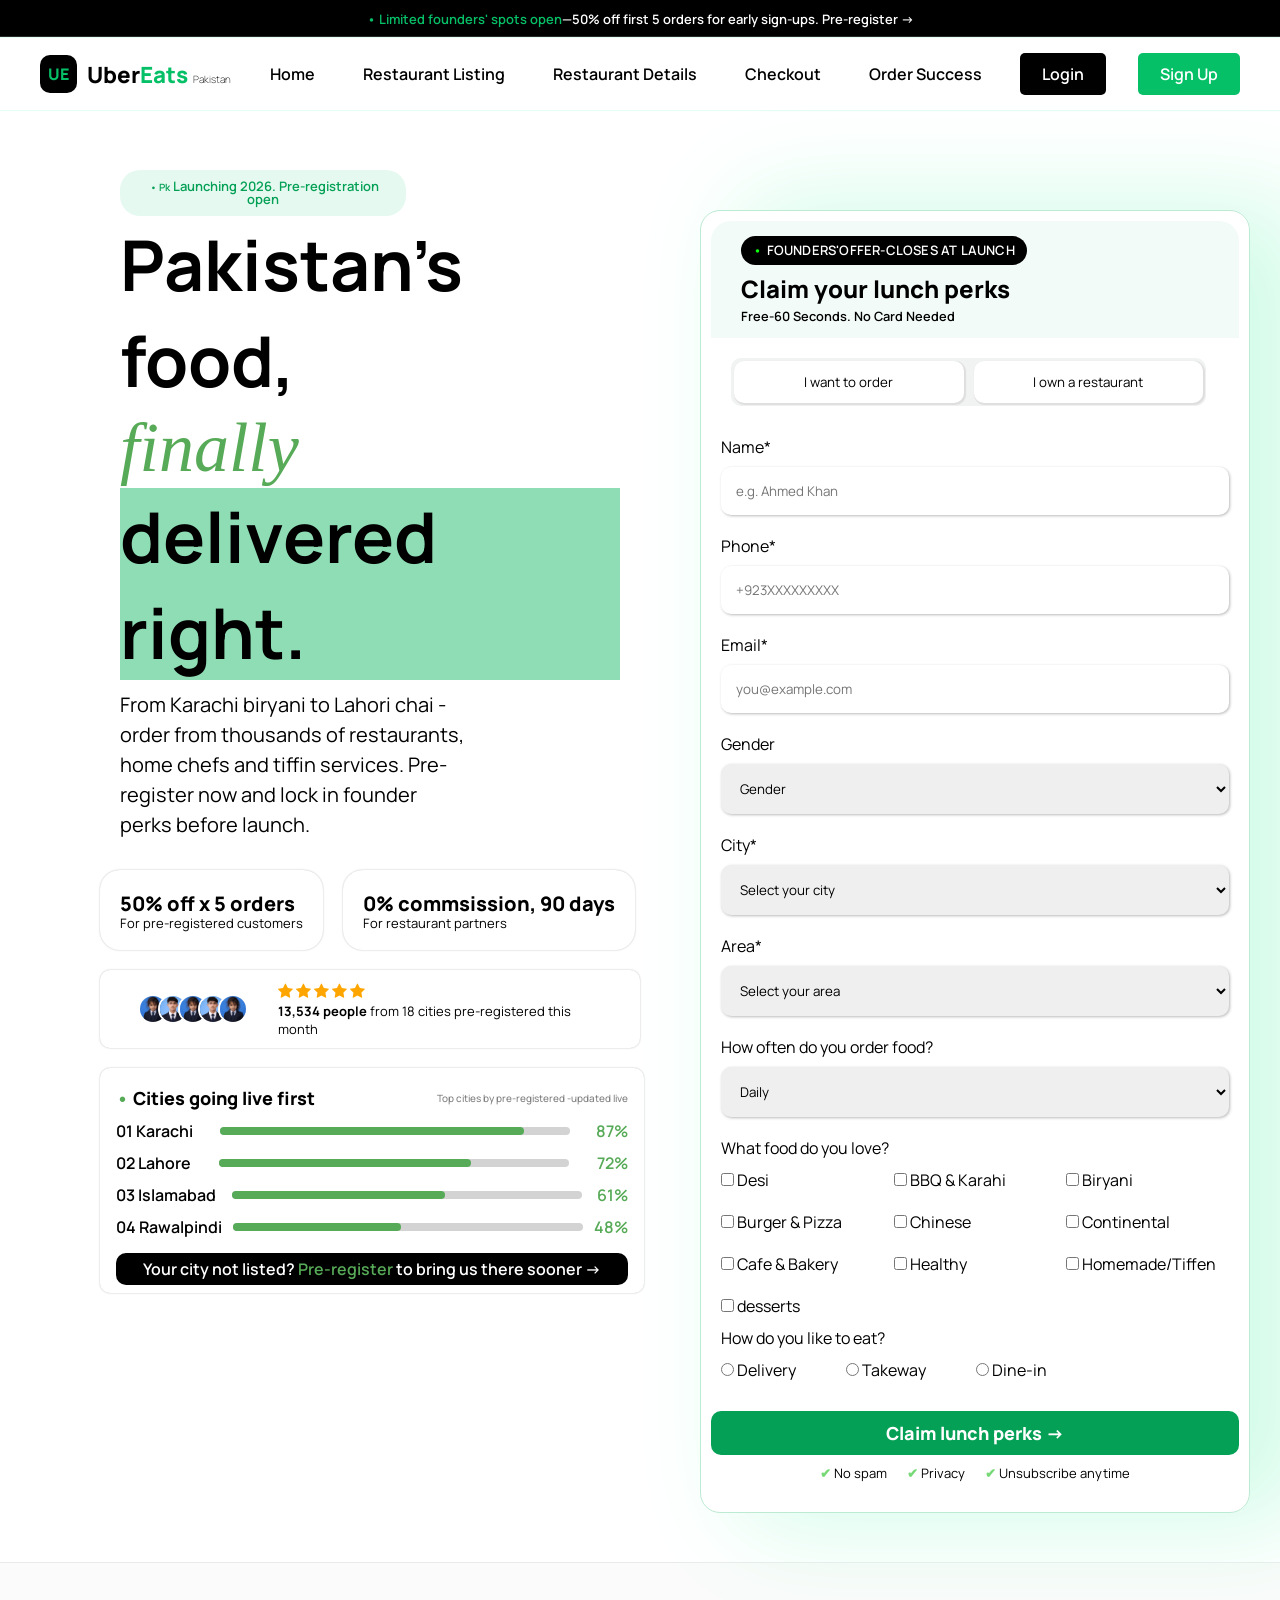
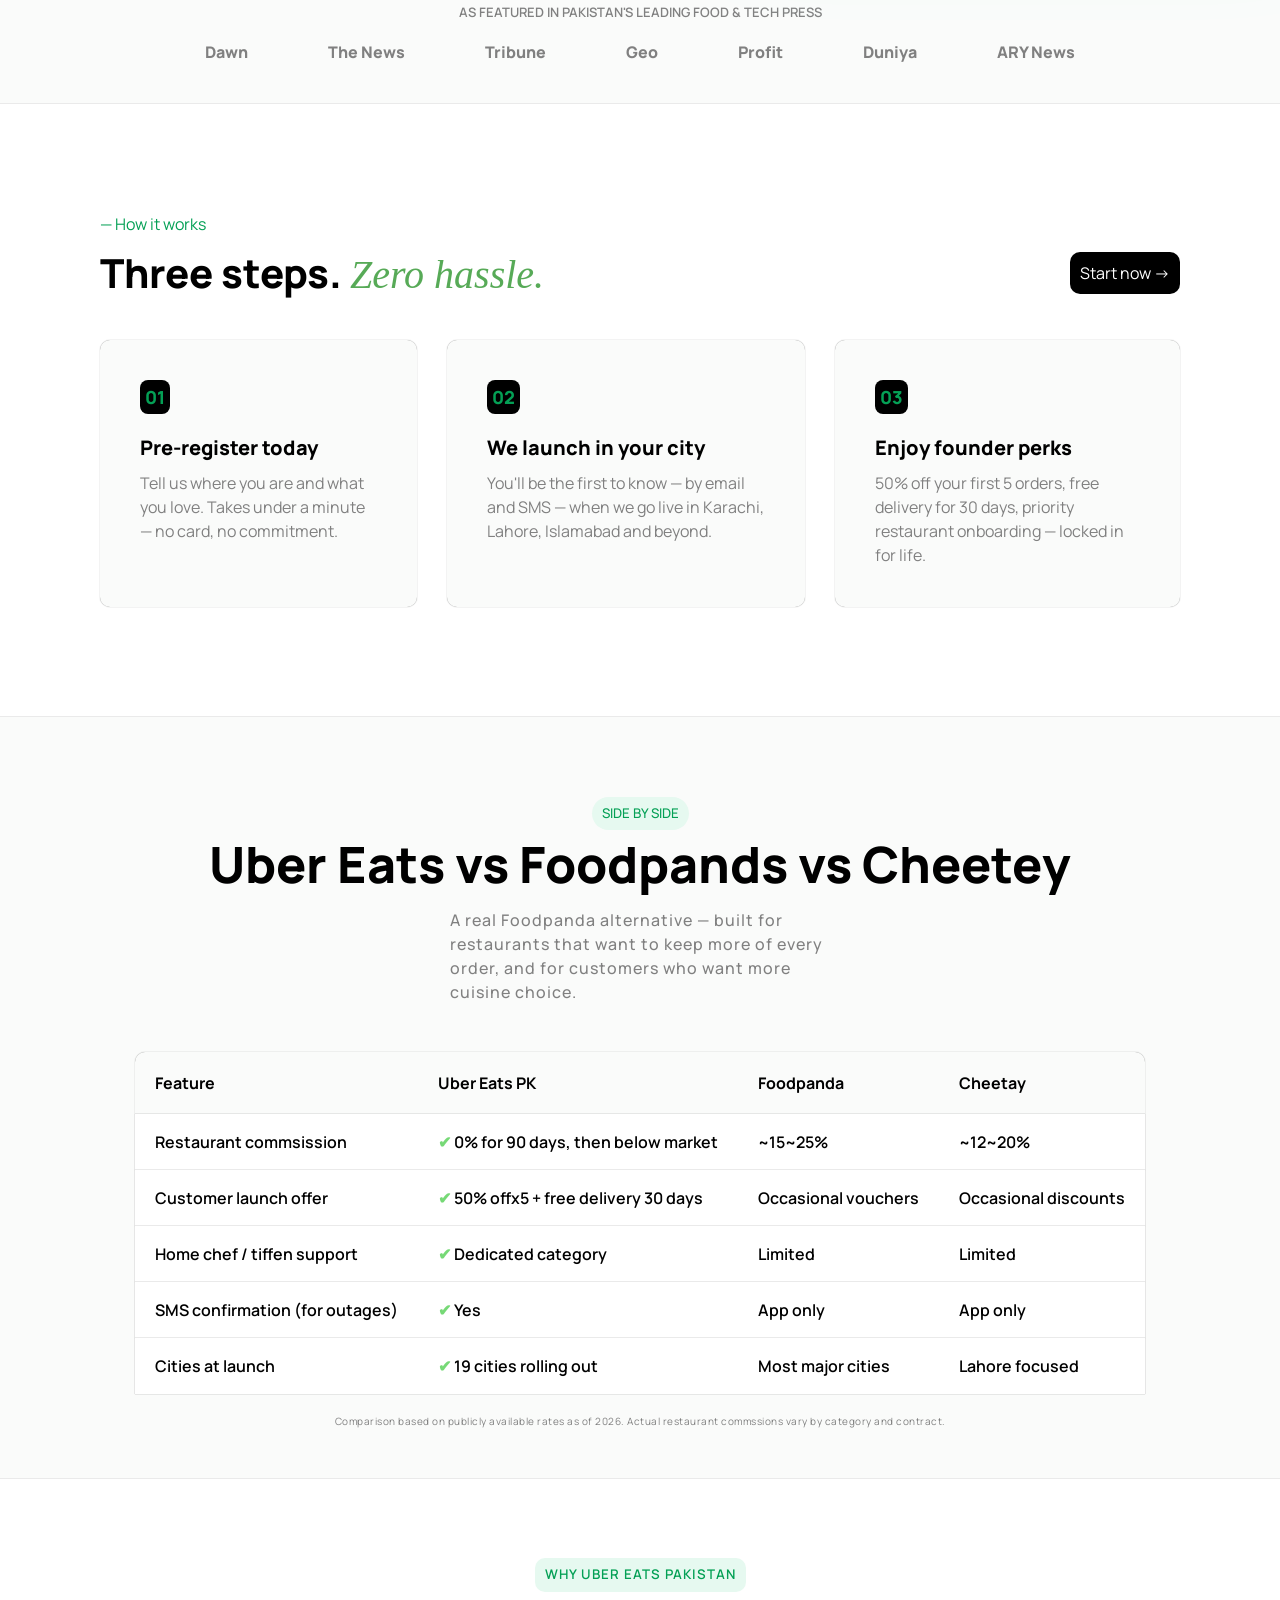
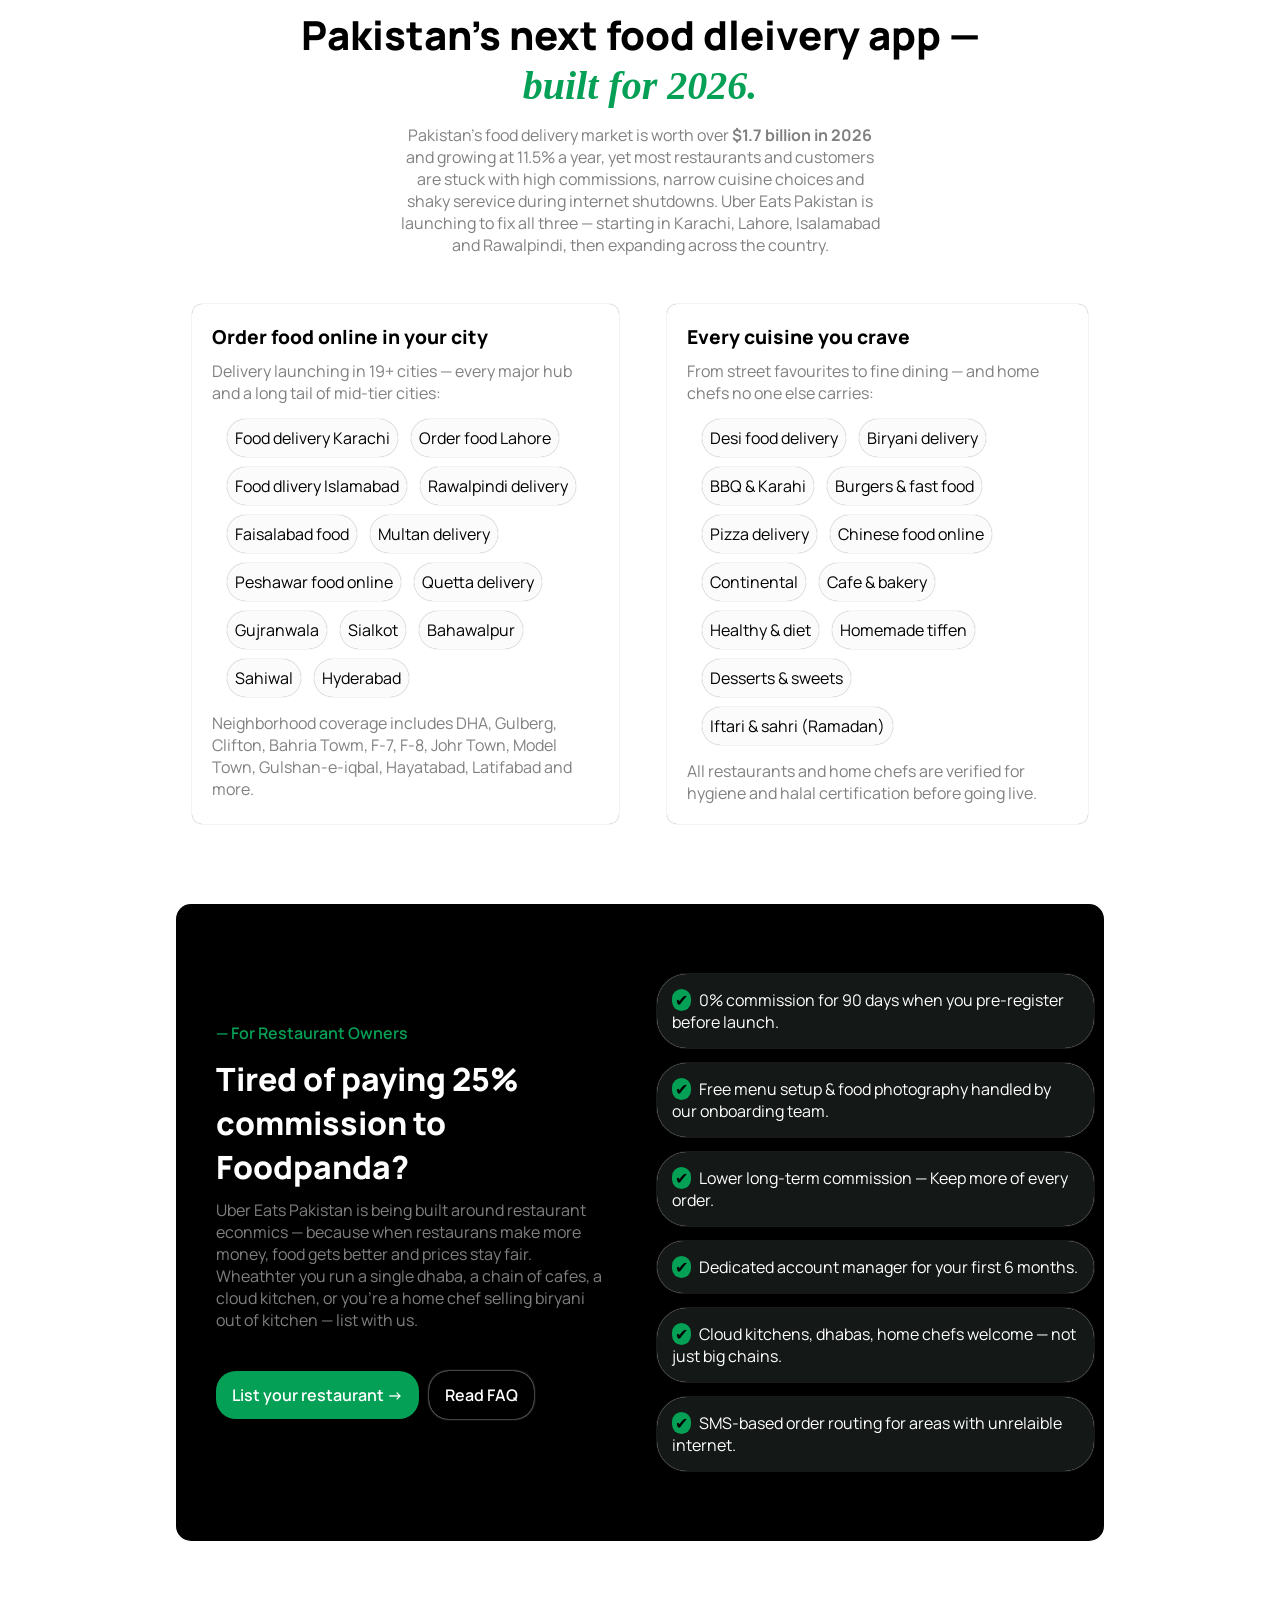
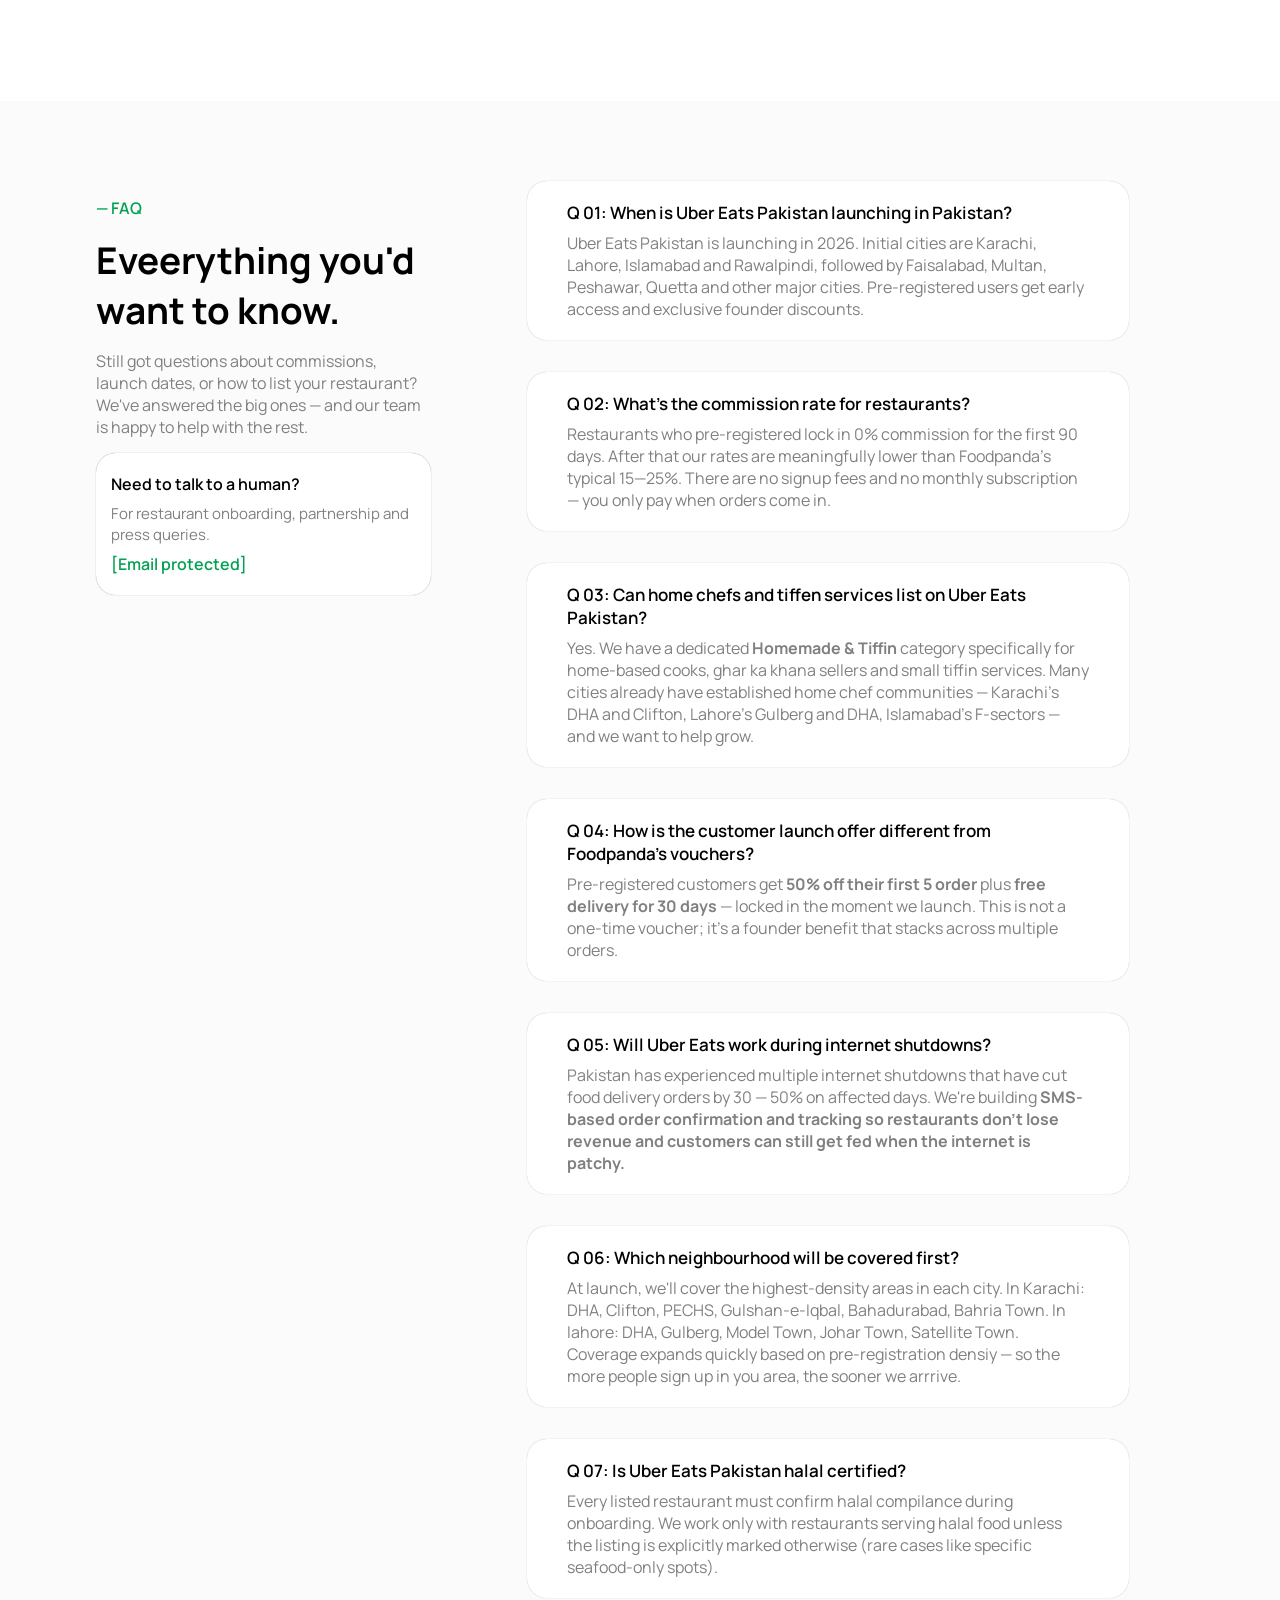
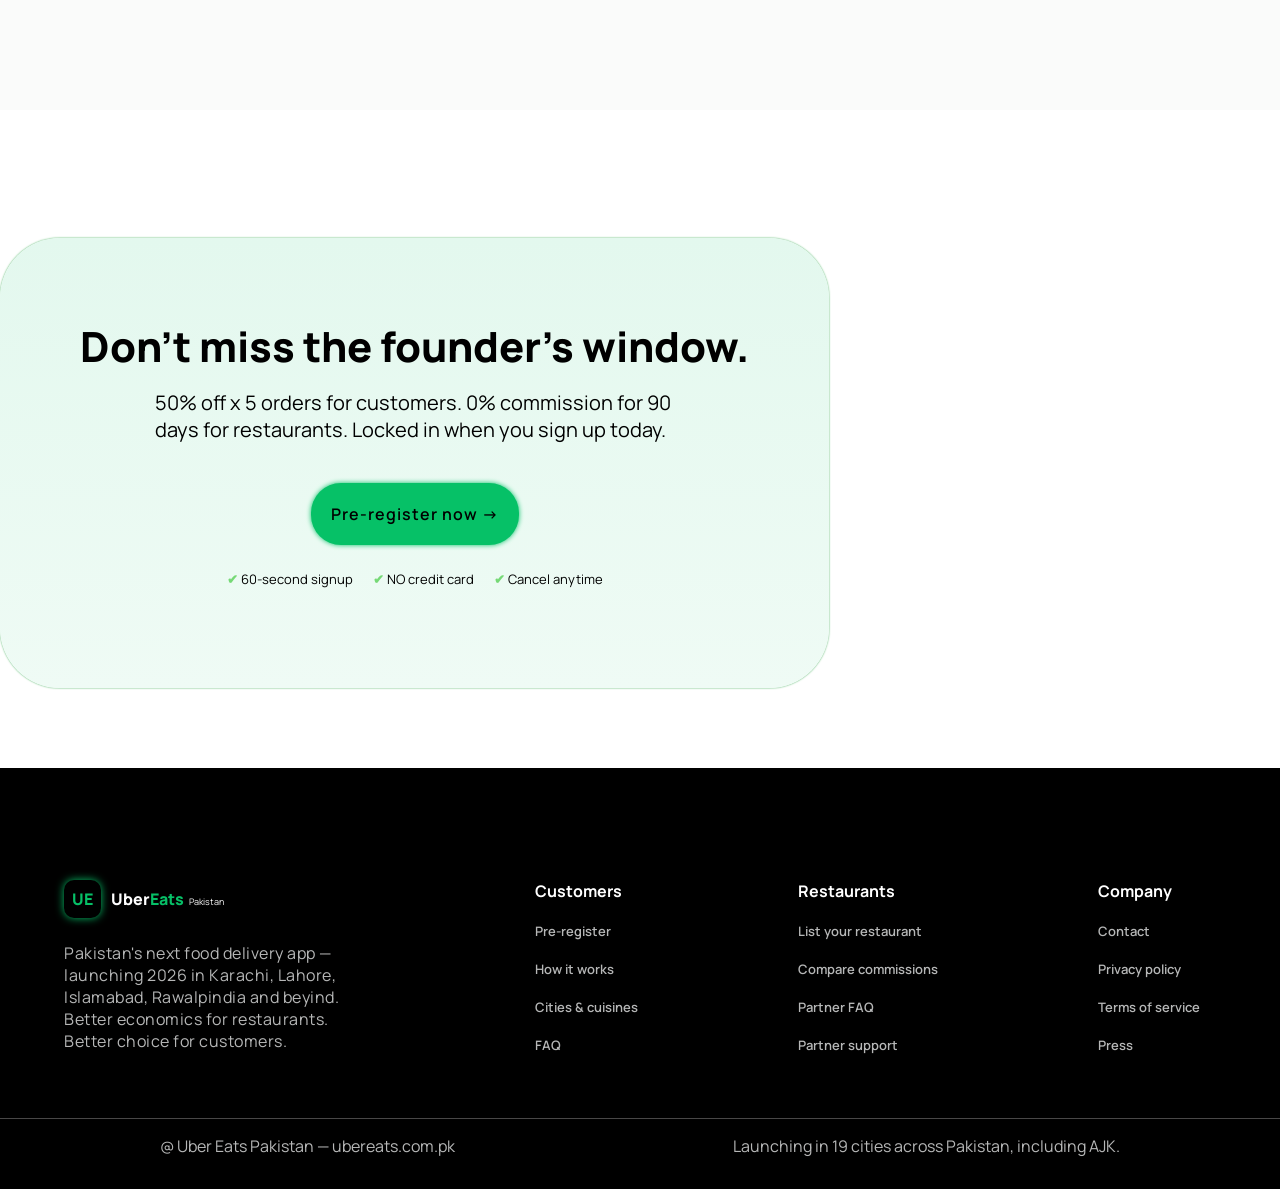
<file: index.html>
<!DOCTYPE html>
<html lang="en">

<head>
    <meta charset="UTF-8">
    <meta name="viewport" content="width=device-width, initial-scale=1.0">
    <title>Uber Eats Pakistan - Order Food Online</title>
    <!-- css files  -->
    <link rel="stylesheet" href="CSS/navbar.css">
    <link rel="stylesheet" href="CSS/footer.css">
    <link rel="stylesheet" href="CSS/style.css">

    <!-- font family  -->
    <link rel="preconnect" href="https://fonts.googleapis.com">
    <link rel="preconnect" href="https://fonts.gstatic.com" crossorigin>
    <link href="https://fonts.googleapis.com/css2?family=Manrope:wght@200..800&display=swap" rel="stylesheet">

    <!-- icon library -->
    <link rel="stylesheet" href="https://cdnjs.cloudflare.com/ajax/libs/font-awesome/4.7.0/css/font-awesome.min.css">
</head>

<body>
    <header>
        <p class="short-spons"> <span class="short-spons01"> &bull; Limited founders' spots open</span>—50% off first 5
            orders for early sign-ups. Pre-register →</p>
        <nav>
            <div class="left-navbar">
                <a href="#" class="logo">
                    <span class="logo-design">UE</span>
                    <span class="logo-first-name">Uber</span>
                    <span class="logo-second-name">Eats</span>
                    <span class="logo-third-name">Pakistan</span>
                </a>
            </div>
            <ul class="center-navbar">
                <li><a href="#">Home</a></li>
                <li><a href="Pages/restaurant-listing.html">Restaurant Listing</a></li>
                <li><a href="Pages/restaurant-details.html">Restaurant Details</a></li>
                <li><a href="Pages/checkout.html">Checkout</a></li>
                <li><a href="Pages/order-success.html">Order Success</a></li>
            </ul>
            <div class="right-navbar">
                <a class="login" href="../Pages/login.html">Login</a>
                <a class="signin" href="../Pages/signup.html">Sign Up </a>
            </div>
        </nav>
    </header>
    <main>
        <div class="home-layout">

            <!-- content sections  -->
            <div class="sections">
                <section class="hero-section">
                    <span class="announcement"><span class="pk">&bull; Pk</span>Launching 2026. Pre-registration
                        open</span>
                    <p class="hero-heading">Pakistan's food,</p>
                    <span class="italic-in-h1">finally</span>
                    <span class="hero-heading-part">delivered right.</span>
                    <p class="hero-section-bio">
                        From Karachi biryani to Lahori chai - order from thousands of restaurants, home chefs and tiffin
                        services. Pre-register now and lock in founder perks before launch.
                    </p>
                </section>
                <div class="offers-for-customers-restaurant">
                    <section class="customer-offer">
                        <p class="offer-heading">
                            50% off x 5 orders
                        </p>
                        <p class="offer-bio">
                            For pre-registered customers
                        </p>
                    </section>
                    <section class="restaurant-offer">
                        <p class="offer-heading">
                            0% commsission, 90 days
                        </p>
                        <p class="offer-bio">
                            For restaurant partners
                        </p>
                    </section>
                </div>

                <div class="our-ratting">
                    <section class="profile-image-section">
                        <img class="profile-image" src="assets/images/aliza.jpg">
                        <img class="profile-image" src="assets/images/Anees Ul Rehman.jpg">
                        <img class="profile-image" src="assets/images/aliza.jpg">
                        <img class="profile-image" src="assets/images/Anees Ul Rehman.jpg">
                        <img class="profile-image" src="assets/images/aliza.jpg">
                    </section>

                    <section>
                        <div class="rating-star">
                            <span class="fa fa-star checked"></span>
                            <span class="fa fa-star checked"></span>
                            <span class="fa fa-star checked"></span>
                            <span class="fa fa-star checked"></span>
                            <span class="fa fa-star checked"></span>
                        </div>
                        <div class="total-number-people">
                            <p><b>13,534 people</b> from 18 cities pre-registered this month</p>
                        </div>

                    </section>
                </div>
                <div class="top-cities">
                    <section class="live-city-header">
                        <p class="header-first-p"><span class="bull">&bull;</span> Cities going live first</p>
                        <p class="header-small-line">Top cities by pre-registered -updated live</p>
                    </section>
                    <section class="cities-percentage">
                        <div class="city">
                            <p>01 Karachi</p>
                            <div class="progress-container">
                                <div class="inner-container" style="width: 87%;"></div>
                            </div>
                            <p class="percentage-text">87%</p>
                        </div>
                        <div class="city">
                            <p>02 Lahore</p>
                            <div class="progress-container">
                                <div class="inner-container" style="width: 72%;"></div>
                            </div>
                            <p class="percentage-text">72%</p>
                        </div>
                        <div class="city">
                            <p>03 Islamabad</p>
                            <div class="progress-container">
                                <div class="inner-container" style="width: 61%;"></div>
                            </div>
                            <p class="percentage-text">61%</p>
                        </div>
                        <div class="city">
                            <p>04 Rawalpindi</p>
                            <div class="progress-container">
                                <div class="inner-container" style="width: 48%;"></div>
                            </div>
                            <p class="percentage-text">48%</p>
                        </div>
                    </section>
                    <section class="pre-register-button">
                        <a href="#form">Your city not listed?  <span class="pre-green">Pre-register</span> to bring us
                            there sooner  &rarr;</a>
                    </section>
                </div>

            </div>

            <!-- offer for lunch perk forms  -->
            <div id="form" class="lunch-perk-form">
                <section class="form-top-section">
                    <p class="offer-close-time">
                        <span class="bullet"> &bull; </span> founders'offer-closes at launch
                    </p>
                    <p class="form-heading">
                        Claim your lunch perks
                    </p>
                    <p class="offer-time">free-60 seconds. No card needed</p>
                </section>
                <form>
                    <!-- buttons for change forms type  -->
                    <div class="form-type">
                        <button class="form-type-button">I want to order</button>
                        <button class="form-type-button">I own a restaurant</button>
                    </div>

                    <div class="form-data">
                        <label for="name">Name*</label>
                        <input class="collect-data" type="text" id="name" placeholder="e.g. Ahmed Khan">
                    </div>

                    <div class="form-data">
                        <label for="phone-number">Phone*</label>
                        <input class="collect-data" type="tel" id="phone-number" placeholder="+923XXXXXXXXX">
                    </div>

                    <div class="form-data">
                        <label for="email">Email*</label>
                        <input class="collect-data" type="text" id="email" placeholder="you@example.com">
                    </div>

                    <div class="form-data">
                        <label for="gender">Gender</label>
                        <select name="gender" id="gender">
                            <option value="gender" selected disabled>Gender</option>
                            <option value="male">Male</option>
                            <option value="female">Female</option>
                            <option value="other">Other</option>
                            <option value="prefer not">Prefer not</option>
                        </select>
                    </div>

                    <div class="form-data">
                        <label for="city">City*</label>
                        <select name="city" id="city">
                            <option value="city" selected disabled>Select your city</option>
                            <option value="karachi">Karachi</option>
                            <option value="lahore">Lahore</option>
                            <option value="multan">Multan</option>
                            <option value="umerkot">Umerkot</option>
                            <option value="hyderabad">Hyderabad</option>
                        </select>
                    </div>

                    <div class="form-data">
                        <label for="area">Area*</label>
                        <select name="area" id="area">
                            <option value="are" selected disabled>Select your area</option>
                            <option value="dha">DHA (defence)</option>
                            <option value="clifton">Clifton</option>
                            <option value="nazimabad">Nazimabad</option>
                        </select>
                    </div>

                    <div class="form-data">
                        <p>How often do you order food?</p>
                        <select>
                            <option value="daily" selected disabled>Daily</option>
                            <option value="2-4/wk">2-4x/wk</option>
                            <option value="2-4/month">2-4x/mo</option>
                            <option value="rarely">Rarely</option>
                        </select>
                    </div>

                    <p class="food-you-love">What food do you love?</p>
                    <div class="your-fav-food">
                        <div class="fav-food">
                            <label>
                                <input type="checkbox" name="food" value="desi">
                                Desi
                            </label>
                        </div>

                        <div class="fav-food">
                            <label>
                                <input type="checkbox" name="food" value="BBQ & Karachi">
                                BBQ & Karahi
                            </label>
                        </div>

                        <div class="fav-food">
                            <label>
                                <input type="checkbox" name="food" value="biryani">
                                Biryani
                            </label>
                        </div>

                        <div class="fav-food">
                            <label class="fav-food">
                                <input type="checkbox" name="food" value="Burger & Pizza">
                                Burger & Pizza
                            </label>
                        </div>

                        <div class="fav-food">
                            <label class="fav-food">
                                <input type="checkbox" name="food" value="chinese">
                                Chinese
                            </label>
                        </div>

                        <div class="fav-food">
                            <label class="fav-food">
                                <input type="checkbox" name="food" value="continental">
                                Continental
                            </label>
                        </div>

                        <div class="fav-food">
                            <label class="fav-food">
                                <input type="checkbox" name="food" value="cafe & bakery">
                                Cafe & Bakery
                            </label>
                        </div>

                        <div class="fav-food">
                            <label class="fav-food">
                                <input type="checkbox" name="food" value="healthy">
                                Healthy
                            </label>
                        </div>

                        <div class="fav-food">
                            <label class="fav-food">
                                <input type="checkbox" name="food" value="homemade">
                                Homemade/Tiffen
                            </label>
                        </div>

                        <div class="fav-food">
                            <label class="fav-food">
                                <input type="checkbox" name="food" value="desserts">
                                desserts
                            </label>
                        </div>
                    </div>

                    <p class="food-you-love">How do you like to eat?</p>
                    <div class="place-eating">

                        <label class="fav-food">
                            <input type="radio" name="eat" id="delivery">
                            Delivery
                        </label>

                        <label class="fav-food">
                            <input type="radio" name="eat" id="takeway">
                            Takeway
                        </label>

                        <label class="fav-food">
                            <input type="radio" name="eat" id="dine-in">
                            Dine-in
                        </label>
                    </div>

                    <div class="claim-perk">
                        <button class="submit-button">Claim lunch perks &rarr;</button>
                    </div>

                    <div class="trust">
                        <p> <span class="tick-mark">&#10004;</span> No spam</p>
                        <p><span class="tick-mark">&#10004;</span> Privacy</p>
                        <p><span class="tick-mark">&#10004;</span> Unsubscribe anytime</p>
                    </div>
                </form>
            </div>
        </div>
        <div id="press" class="press-section">
            <p class="featured-in-press">
                As featured in pakistan's leading food & tech press
            </p>
            <div class="press">
                <p class="channel">Dawn</p>
                <p class="channel">The News</p>
                <p class="channel"> Tribune</p>
                <p class="channel">Geo</p>
                <p class="channel">Profit</p>
                <p class="channel">Duniya</p>
                <p class="channel">ARY News</p>
            </div>
        </div>
        <div id="how-it-works" class="how-works-section">
            <div class="how-works-section-heading">
                <p class="how-it-works">&mdash; How it works</p>
                <div class="how-works-heading">
                    <p class="how-works-first-heading">Three steps. <span class="how-works-second-heading">Zero
                            hassle.</span></p>
                    <a class="start-now" href="#form">Start now &rarr;</a>
                </div>
            </div>
            <div class="how-works-cards">
                <div class="how-it-works-card">
                    <p class="card-number">01</p>
                    <p class="card-title">Pre-register today</p>
                    <p class="card-bio">Tell us where you are and what you love. Takes under a minute &mdash; no card,
                        no commitment.</p>
                </div>
                <div class="how-it-works-card">
                    <p class="card-number">02</p>
                    <p class="card-title">We launch in your city</p>
                    <p class="card-bio">You'll be the first to know &mdash; by email and SMS &mdash; when we go live in
                        Karachi, Lahore, Islamabad and beyond.</p>
                </div>
                <div class="how-it-works-card">
                    <p class="card-number">03</p>
                    <p class="card-title">Enjoy founder perks</p>
                    <p class="card-bio">50% off your first 5 orders, free delivery for 30 days, priority restaurant
                        onboarding &mdash; locked in for life.</p>
                </div>
            </div>
        </div>
        <div id="compare commission" class="uber-vs-other-section">
            <div class="uber-vs-other">
                <p class="side-by-side">Side by side</p>
                <p class="uber-vs-other-title">Uber Eats vs Foodpands vs Cheetey</p>
                <p class="uber-vs-other-bio">A real Foodpanda alternative &mdash; built for restaurants that want to
                    keep more of every order, and for customers who want more cuisine choice.</p>
            </div>
            <div class="table">
                <table>
                    <thead>
                        <tr class="tr-head">
                            <th>Feature</th>
                            <th>Uber Eats PK</th>
                            <th>Foodpanda</th>
                            <th>Cheetay</th>
                        </tr>
                    </thead>
                    <tbody>
                        <tr>
                            <td>Restaurant commsission</td>
                            <td><span class="tick-mark">&#10004;</span> 0% for 90 days, then below market</td>
                            <td>~15~25%</td>
                            <td>~12~20%</td>
                        </tr>
                        <tr>
                            <td>Customer launch offer</td>
                            <td><span class="tick-mark">&#10004;</span> 50% offx5 + free delivery 30 days</td>
                            <td>Occasional vouchers</td>
                            <td>Occasional discounts</td>
                        </tr>
                        <tr>
                            <td>Home chef / tiffen support</td>
                            <td><span class="tick-mark">&#10004;</span> Dedicated category</td>
                            <td>Limited</td>
                            <td>Limited</td>
                        </tr>
                        <tr>
                            <td>SMS confirmation (for outages)</td>
                            <td><span class="tick-mark">&#10004;</span> Yes</td>
                            <td>App only</td>
                            <td>App only</td>
                        </tr>
                        <tr>
                            <td>Cities at launch</td>
                            <td><span class="tick-mark">&#10004;</span> 19 cities rolling out</td>
                            <td>Most major cities</td>
                            <td>Lahore focused</td>
                        </tr>
                    </tbody>
                </table>
            </div>
            <p class="table-last-line">
                Comparison based on publicly available rates as of 2026. Actual restaurant commssions vary by category
                and contract.
            </p>
        </div>
        <div id="cities-causine" class="future-of-uber-eats">
            <div class="built-for-2026">
                <P class="why-uber-eats">
                    why uber eats pakistan
                </P>
                <p class="pakistan-next-delivery">
                    Pakistan's next food dleivery app &mdash; <span class="built-for-future">built for 2026.</span>
                </p>
                <p class="future-of-uber-eats-bio">
                    Pakistan's food delivery market is worth over <b>&#36;1.7 billion in 2026</b> and growing at 11.5% a
                    year, yet most restaurants and customers are stuck with high commissions, narrow cuisine choices and
                    shaky serevice during internet shutdowns. Uber Eats Pakistan is launching to fix all three &mdash;
                    starting in Karachi, Lahore, Isalamabad and Rawalpindi, then expanding across the country.
                </p>
            </div>
            <div class="cities-and-food-type">
                <div class="order-food-city">
                    <p class="cities-and-food-type-heading">
                        Order food online in your city
                    </p>
                    <p class="cities-and-food-type-bio">
                        Delivery launching in 19+ cities &mdash; every major hub and a long tail of mid-tier cities:
                    </p>
                    <div class="major-cities">
                        <span class="cities-and-foods">Food delivery Karachi</span>
                        <span class="cities-and-foods">Order food Lahore</span>
                        <span class="cities-and-foods">Food dlivery Islamabad</span>
                        <span class="cities-and-foods">Rawalpindi delivery</span>
                        <span class="cities-and-foods">Faisalabad food</span>
                        <span class="cities-and-foods">Multan delivery</span>
                        <span class="cities-and-foods">Peshawar food online</span>
                        <span class="cities-and-foods">Quetta delivery</span>
                        <span class="cities-and-foods">Gujranwala</span>
                        <span class="cities-and-foods">Sialkot</span>
                        <span class="cities-and-foods">Bahawalpur</span>
                        <span class="cities-and-foods">Sahiwal</span>
                        <span class="cities-and-foods">Hyderabad</span>
                    </div>
                    <p class="cities-and-food-type-bio">Neighborhood coverage includes DHA, Gulberg, Clifton, Bahria
                        Towm, F-7, F-8, Johr Town, Model Town, Gulshan-e-iqbal, Hayatabad, Latifabad and more.</p>
                </div>
                <div class="food-types">
                    <p class="cities-and-food-type-heading">Every cuisine you crave</p>
                    <p class="cities-and-food-type-bio">From street favourites to fine dining &mdash; and home chefs no
                        one else carries:</p>
                    <div class="major-cities">
                        <span class="cities-and-foods">Desi food delivery</span>
                        <span class="cities-and-foods">Biryani delivery</span>
                        <span class="cities-and-foods">BBQ & Karahi</span>
                        <span class="cities-and-foods">Burgers & fast food</span>
                        <span class="cities-and-foods">Pizza delivery</span>
                        <span class="cities-and-foods">Chinese food online</span>
                        <span class="cities-and-foods">Continental</span>
                        <span class="cities-and-foods">Cafe & bakery</span>
                        <span class="cities-and-foods">Healthy & diet</span>
                        <span class="cities-and-foods">Homemade tiffen</span>
                        <span class="cities-and-foods">Desserts & sweets</span>
                        <span class="cities-and-foods">Iftari & sahri (Ramadan)</span>
                    </div>
                    <p class="cities-and-food-type-bio">All restaurants and home chefs are verified for hygiene and
                        halal certification before going live.</p>
                </div>
            </div>
        </div>
        <div class="tired-of-paying-high-commission">
            <div class="tired-of-paying-25">
                <p class="for-restaurant-owners">&mdash; For Restaurant Owners</p>
                <P class="tired-of-paying">Tired of paying <span class="25"> 25% </span>commission to Foodpanda?</P>
                <p class="tired-of-paying-bio">Uber Eats Pakistan is being built around restaurant econmics &mdash;
                    because when restaurans make more money, food gets better and prices stay fair. Wheathter you run a
                    single dhaba, a chain of cafes, a cloud kitchen, or you're a home chef selling biryani out of
                    kitchen &mdash; list with us.</p>
                <div class="buttons">
                    <a href="Pages/restaurant-listing.html" class="list-your-restaurant">List your restaurant &rarr;</a>
                    <a href="#faq" class="read-faq">Read FAQ</a>
                </div>
            </div>
            <div class="facilities-for-restaurant-owners">
                <P class="facility"><span class="correct-mark">&#10004;</span> 0% commission for 90 days when you
                    pre-register before launch.</P>
                <p class="facility"><span class="correct-mark">&#10004;</span> Free menu setup & food photography
                    handled by our onboarding team.</p>
                <p class="facility"><span class="correct-mark">&#10004;</span> Lower long-term commission &mdash; Keep
                    more of every order.</p>
                <p class="facility"><span class="correct-mark">&#10004;</span> Dedicated account manager for your first
                    6 months.</p>
                <p class="facility"><span class="correct-mark">&#10004;</span> Cloud kitchens, dhabas, home chefs welcome
                    &mdash; not just big chains.</p>
                <p class="facility"><span class="correct-mark">&#10004;</span> SMS-based order routing for areas with
                    unrelaible internet.</p>
            </div>
        </div>
        <div id="faq" class="faq-you-want">
            <div class="faq-you-want-intro">
                <p class="faq">&mdash; FAQ</p>
                <p class="faq-heading">Eveerything you'd want to know.</p>
                <p class="faq-bio">Still got questions about commissions, launch dates, or how to list your restaurant?
                    We've answered the big ones &mdash; and our team is happy to help with the rest.</p>
                <div class="talk-to-our-call-center">
                    <p class="call-center-heading">Need to talk to a human?</p>
                    <p class="call-center-bio">For restaurant onboarding, partnership and press queries.</p>
                    <a href="#" class="email">[Email protected]</a>
                </div>
            </div>
            <div class="faq-q-and-answers">
                <div class="question-and-answer">
                    <p class="question">Q 01: When is Uber Eats Pakistan launching in Pakistan?</p>
                    <p class="answer">Uber Eats Pakistan is launching in 2026. Initial cities are Karachi, Lahore,
                        Islamabad and Rawalpindi, followed by Faisalabad, Multan, Peshawar, Quetta and other major
                        cities. Pre-registered users get early access and exclusive founder discounts.</p>
                </div>
                <div class="question-and-answer">
                    <p class="question">Q 02: What's the commission rate for restaurants?</p>
                    <p class="answer">Restaurants who pre-registered lock in 0% commission for the first 90 days. After
                        that our rates are meaningfully lower than Foodpanda's typical 15&mdash;25%. There are no signup
                        fees and no monthly subscription &mdash; you only pay when orders come in.</p>
                </div>
                <div class="question-and-answer">
                    <p class="question">Q 03: Can home chefs and tiffen services list on Uber Eats Pakistan?</p>
                    <p class="answer">Yes. We have a dedicated <b>Homemade & Tiffin</b> category specifically for
                        home-based cooks, ghar ka khana sellers and small tiffin services. Many cities already have
                        established home chef communities &mdash; Karachi's DHA and Clifton, Lahore's Gulberg and DHA,
                        Islamabad's F-sectors &mdash; and we want to help grow.</p>
                </div>
                <div class="question-and-answer">
                    <p class="question">Q 04: How is the customer launch offer different from Foodpanda's vouchers?</p>
                    <p class="answer">Pre-registered customers get <b>50% off their first 5 order</b> plus <b>free
                            delivery for 30 days</b> &mdash; locked in the moment we launch. This is not a one-time
                        voucher; it's a founder benefit that stacks across multiple orders.</p>
                </div>
                <div class="question-and-answer">
                    <p class="question">Q 05: Will Uber Eats work during internet shutdowns?</p>
                    <p class="answer">Pakistan has experienced multiple internet shutdowns that have cut food delivery
                        orders by 30 &mdash; 50% on affected days. We're building <b>SMS-based order confirmation and
                            tracking so restaurants don't lose revenue and customers can still get fed when the internet
                            is patchy.</b></p>
                </div>
                <div class="question-and-answer">
                    <p class="question">Q 06: Which neighbourhood will be covered first?</p>
                    <p class="answer">At launch, we'll cover the highest-density areas in each city. In Karachi: DHA,
                        Clifton, PECHS, Gulshan-e-Iqbal, Bahadurabad, Bahria Town. In lahore: DHA, Gulberg, Model Town,
                        Johar Town, Satellite Town. Coverage expands quickly based on pre-registration densiy &mdash; so
                        the more people sign up in you area, the sooner we arrrive.</p>
                </div>
                <div class="question-and-answer">
                    <p class="question">Q 07: Is Uber Eats Pakistan halal certified?</p>
                    <p class="answer">Every listed restaurant must confirm halal compilance during onboarding. We work
                        only with restaurants serving halal food unless the listing is explicitly marked otherwise (rare
                        cases like specific seafood-only spots).</p>
                </div>
            </div>
        </div>
        <div class="founder-window">
            <p class="founder-window-heading">Don't miss the <span class="italic-green">founder's window.</span></p>
            <p class="founder-window-bio">50% off x 5 orders for customers. 0% commission for 90 days for restaurants.
                Locked in when you sign up today.</p>
            <a href="#form" class="founder-window-button">Pre-register now &rarr;</a>
            <div class="trust">
                <p><span class="tick-mark">&#10004;</span> 60-second signup</p>
                <p><span class="tick-mark">&#10004;</span> NO credit card</p>
                <p><span class="tick-mark">&#10004;</span> Cancel anytime</p>
            </div>
        </div>
    </main>
    <footer> 
        <div class="footer-container">
            <div class="footer-logo-desc">
                <a href="#" class="footer-logo">
                    <span class="footer-logo-design">UE</span>
                    <span class="footer-logo-first-name">Uber</span>
                    <span class="footer-logo-second-name">Eats</span>
                    <span class="footer-logo-third-name">Pakistan</span>
                </a>
                <p class="footer-container-bio">Pakistan's next food delivery app &mdash; launching 2026 in Karachi, Lahore, Islamabad, Rawalpindia and beyind. Better economics for restaurants. Better choice for customers.</p>
            </div>
            <div class="footer-anchor-link">
                <P class="footer-links-title">Customers</P>
                <a href="#form" class="footer-link">Pre-register</a>
                <a href="#how-it-works" class="footer-link">How it works</a>
                <a href="#cities-causine" class="footer-link">Cities & cuisines</a>
                <a href="#faq" class="footer-link">FAQ</a>
            </div>
            <div class="footer-anchor-link">
                <p class="footer-links-title">Restaurants</p>
                <a href="Pages/restaurant-listing.html" class="footer-link">List your restaurant</a>
                <a href="#compare commission" class="footer-link">Compare commissions</a>
                <a href="#faq" class="footer-link">Partner FAQ</a>
                <a href="#" class="footer-link">Partner support</a>
            </div>
            <div class="footer-anchor-link">
                <p class="footer-links-title">Company</p>
                <a href="#" class="footer-link">Contact</a>
                <a href="#" class="footer-link">Privacy policy</a>
                <a href="#" class="footer-link">Terms of service</a>
                <a href="#press" class="footer-link">Press</a>
            </div>
        </div>
        <div class="copyright">
            <p class="copyright-uber-eats">&#64; Uber Eats Pakistan &mdash; ubereats.com.pk</p>
            <p class="launching-across-pk">Launching in 19 cities across Pakistan, including AJK.</p>
        </div>
    </footer>
</body>

</html>
</file>
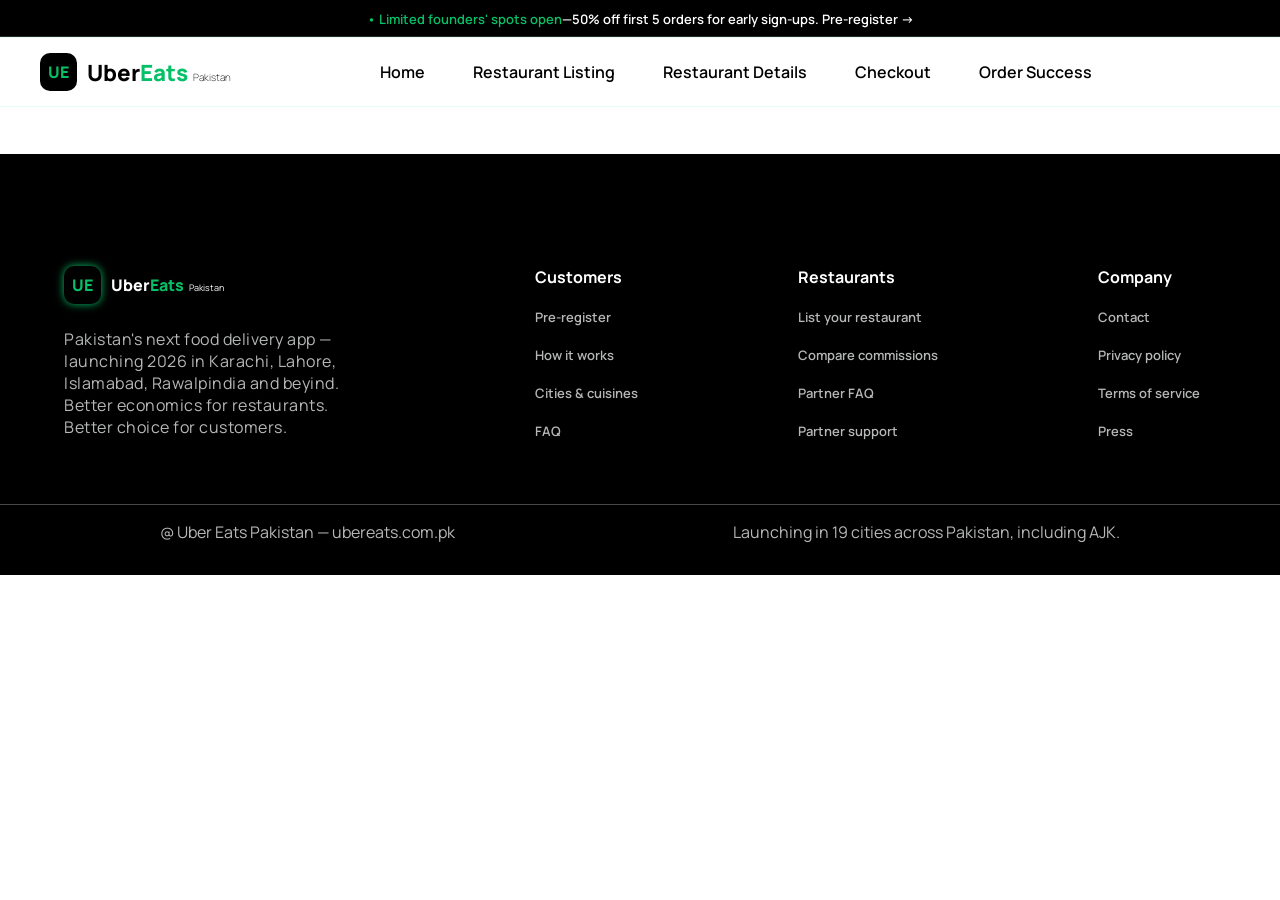
<file: Pages/checkout.html>
<!DOCTYPE html>
<html lang="en">
<head>
    <meta charset="UTF-8">
    <meta name="viewport" content="width=device-width, initial-scale=1.0">
    <title>Checkout - Uber Eats Pakistan</title>
    <link rel="stylesheet" href="../CSS/navbar.css">
    <link rel="stylesheet" href="../CSS/footer.css">

    <!-- font family  -->
    <link rel="preconnect" href="https://fonts.googleapis.com">
    <link rel="preconnect" href="https://fonts.gstatic.com" crossorigin>
    <link href="https://fonts.googleapis.com/css2?family=Manrope:wght@200..800&display=swap" rel="stylesheet">
</head>
<body>
    <header>
        <p class="short-spons"> <span class="short-spons01"> &bull; Limited founders' spots open</span>—50% off first 5
            orders for early sign-ups. Pre-register →</p>
        <nav>
            <div class="left-navbar">
                <a href="#" class="logo">
                    <span class="logo-design">UE</span>
                    <span class="logo-first-name">Uber</span>
                    <span class="logo-second-name">Eats</span>
                    <span class="logo-third-name">Pakistan</span>
                </a>
            </div>
            <ul class="center-navbar">
                <li><a href="../index.html">Home</a></li>
                <li><a href="/Pages/restaurant-listing.html">Restaurant Listing</a></li>
                <li><a href="/Pages/restaurant-details.html">Restaurant Details</a></li>
                <li><a href="/Pages/checkout.html">Checkout</a></li>
                <li><a href="/Pages/order-success.html">Order Success</a></li>
            </ul>
            <!-- <div class="right-navbar">
                <a class="login" href="Pages/login.html">Login</a>
                <a class="signin" href="Pages/signup.html">Sign Up </a>
            </div> -->
        </nav>
    </header>
    <main>

    </main>
    <footer>
        <div class="footer-container">
            <div class="footer-logo-desc">
                <a href="#" class="footer-logo">
                    <span class="footer-logo-design">UE</span>
                    <span class="footer-logo-first-name">Uber</span>
                    <span class="footer-logo-second-name">Eats</span>
                    <span class="footer-logo-third-name">Pakistan</span>
                </a>
                <p class="footer-container-bio">Pakistan's next food delivery app &mdash; launching 2026 in Karachi, Lahore, Islamabad, Rawalpindia and beyind. Better economics for restaurants. Better choice for customers.</p>
            </div>
            <div class="footer-anchor-link">
                <P class="footer-links-title">Customers</P>
                <a href="#form" class="footer-link">Pre-register</a>
                <a href="#how-it-works" class="footer-link">How it works</a>
                <a href="#cities-causine" class="footer-link">Cities & cuisines</a>
                <a href="#faq" class="footer-link">FAQ</a>
            </div>
            <div class="footer-anchor-link">
                <p class="footer-links-title">Restaurants</p>
                <a href="restaurant-listing.html" class="footer-link">List your restaurant</a>
                <a href="#compare commission" class="footer-link">Compare commissions</a>
                <a href="#faq" class="footer-link">Partner FAQ</a>
                <a href="#" class="footer-link">Partner support</a>
            </div>
            <div class="footer-anchor-link">
                <p class="footer-links-title">Company</p>
                <a href="#" class="footer-link">Contact</a>
                <a href="#" class="footer-link">Privacy policy</a>
                <a href="#" class="footer-link">Terms of service</a>
                <a href="#press" class="footer-link">Press</a>
            </div>
        </div>
        <div class="copyright">
            <p class="copyright-uber-eats">&#64; Uber Eats Pakistan &mdash; ubereats.com.pk</p>
            <p class="launching-across-pk">Launching in 19 cities across Pakistan, including AJK.</p>
        </div>
    </footer>
</body>
</html>
</file>
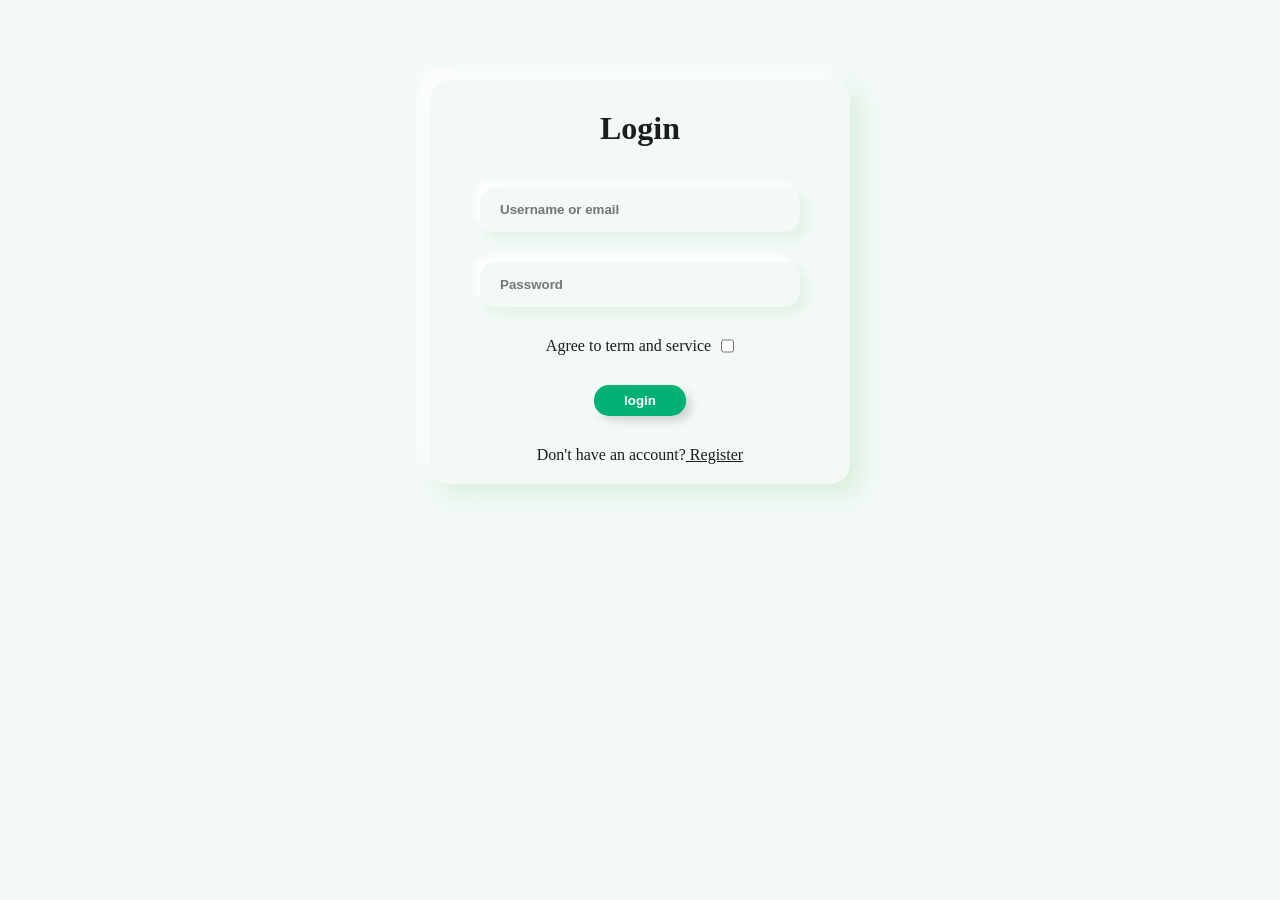
<file: Pages/login.html>
<!DOCTYPE html>
<html lang="en">

<head>
    <meta charset="UTF-8">
    <meta name="viewport" content="width=device-width, initial-scale=1.0">
    <title>Login Uber Eats Pakistan</title>
    <link rel="stylesheet" href="../CSS/register.css">

    <!-- font family  -->
    <link rel="preconnect" href="https://fonts.googleapis.com">
    <link rel="preconnect" href="https://fonts.gstatic.com" crossorigin>
    <link href="https://fonts.googleapis.com/css2?family=Manrope:wght@200..800&display=swap" rel="stylesheet">
</head>

<body>
    <main>
        <form>
            <div class="register-login">
                <h1>Login</h1>
                <input type="text" class="collect-data" placeholder="Username or email">
                <input type="password" class="collect-data" placeholder="Password">
                <div class="privacy">
                    <label for="privacy-policy">Agree to term and service</label>
                    <input type="checkbox" id="privacy-policy">
                </div>
                <button type="submit">login</button>
                <p class="signup-login">Don't have an account?<a href="/Pages/signup.html"> Register</a></p>
            </div>
        </form>
    </main>
</body>

</html>
</file>
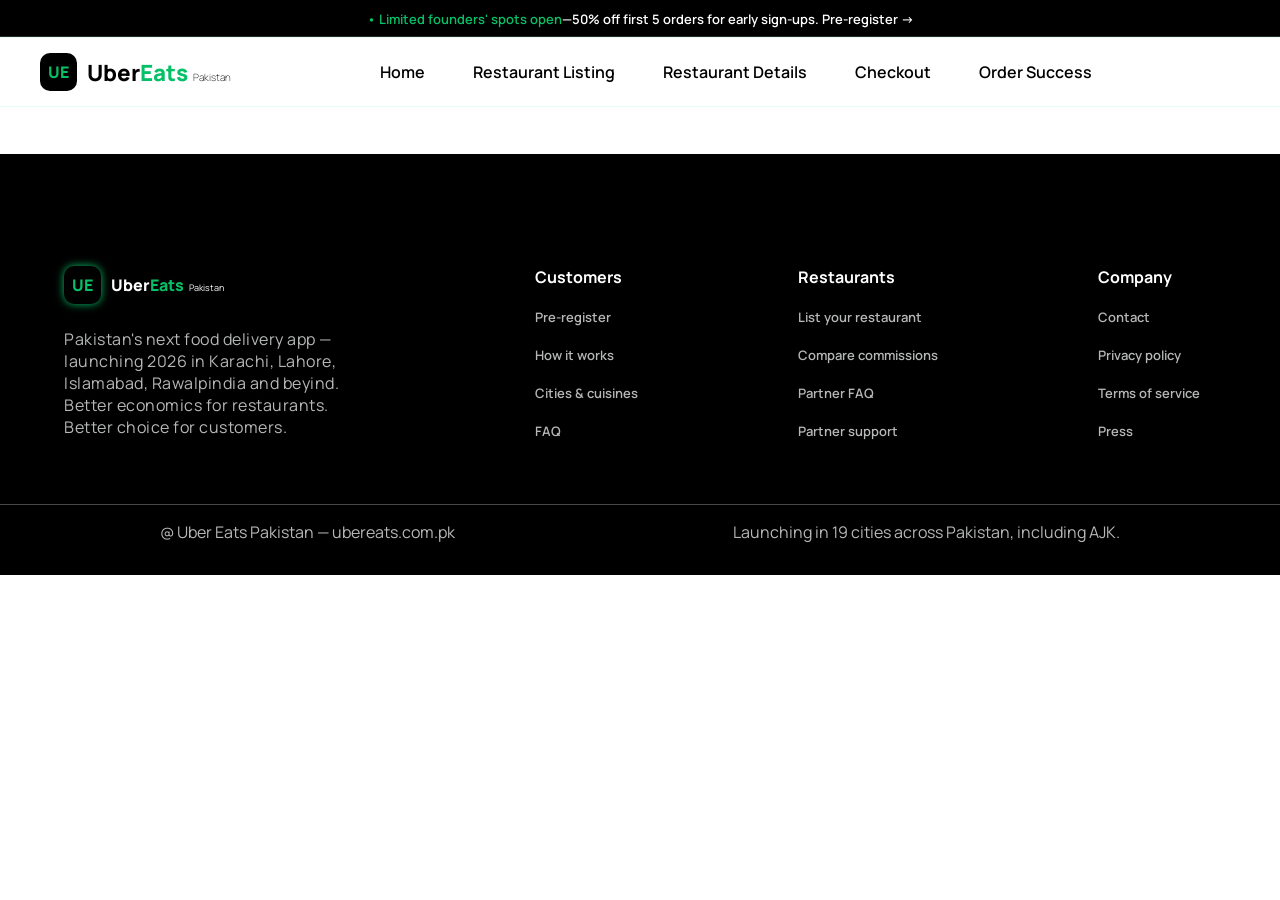
<file: Pages/order success.html>
<!DOCTYPE html>
<html lang="en">
<head>
    <meta charset="UTF-8">
    <meta name="viewport" content="width=device-width, initial-scale=1.0">
    <title>Order Success - Uber Eats Pakistan</title>
    <link rel="stylesheet" href="../CSS/navbar.css">
    <link rel="stylesheet" href="../CSS/footer.css">

    <!-- font family  -->
    <link rel="preconnect" href="https://fonts.googleapis.com">
    <link rel="preconnect" href="https://fonts.gstatic.com" crossorigin>
    <link href="https://fonts.googleapis.com/css2?family=Manrope:wght@200..800&display=swap" rel="stylesheet">
</head>
<body>
    <header>
        <p class="short-spons"> <span class="short-spons01"> &bull; Limited founders' spots open</span>—50% off first 5
            orders for early sign-ups. Pre-register →</p>
        <nav>
            <div class="left-navbar">
                <a href="#" class="logo">
                    <span class="logo-design">UE</span>
                    <span class="logo-first-name">Uber</span>
                    <span class="logo-second-name">Eats</span>
                    <span class="logo-third-name">Pakistan</span>
                </a>
            </div>
            <ul class="center-navbar">
                <li><a href="/index.html">Home</a></li>
                <li><a href="/Pages/restaurant listing.html">Restaurant Listing</a></li>
                <li><a href="/Pages/restaurant details.html">Restaurant Details</a></li>
                <li><a href="/Pages/checkout.html">Checkout</a></li>
                <li><a href="/Pages/order success.html">Order Success</a></li>
            </ul>
            <!-- <div class="right-navbar">
                <a class="login" href="Pages/login.html">Login</a>
                <a class="signin" href="Pages/signup.html">Sign Up </a>
            </div> -->
        </nav>
    </header>
    <main>

    </main>
    <footer>
        <div class="footer-container">
            <div class="footer-logo-desc">
                <a href="#" class="footer-logo">
                    <span class="footer-logo-design">UE</span>
                    <span class="footer-logo-first-name">Uber</span>
                    <span class="footer-logo-second-name">Eats</span>
                    <span class="footer-logo-third-name">Pakistan</span>
                </a>
                <p class="footer-container-bio">Pakistan's next food delivery app &mdash; launching 2026 in Karachi, Lahore, Islamabad, Rawalpindia and beyind. Better economics for restaurants. Better choice for customers.</p>
            </div>
            <div class="footer-anchor-link">
                <P class="footer-links-title">Customers</P>
                <a href="#form" class="footer-link">Pre-register</a>
                <a href="#how-it-works" class="footer-link">How it works</a>
                <a href="#cities-causine" class="footer-link">Cities & cuisines</a>
                <a href="#faq" class="footer-link">FAQ</a>
            </div>
            <div class="footer-anchor-link">
                <p class="footer-links-title">Restaurants</p>
                <a href="Pages/restaurant listing.html" class="footer-link">List your restaurant</a>
                <a href="#compare commission" class="footer-link">Compare commissions</a>
                <a href="#faq" class="footer-link">Partner FAQ</a>
                <a href="#" class="footer-link">Partner support</a>
            </div>
            <div class="footer-anchor-link">
                <p class="footer-links-title">Company</p>
                <a href="#" class="footer-link">Contact</a>
                <a href="#" class="footer-link">Privacy policy</a>
                <a href="#" class="footer-link">Terms of service</a>
                <a href="#press" class="footer-link">Press</a>
            </div>
        </div>
        <div class="copyright">
            <p class="copyright-uber-eats">&#64; Uber Eats Pakistan &mdash; ubereats.com.pk</p>
            <p class="launching-across-pk">Launching in 19 cities across Pakistan, including AJK.</p>
        </div>
    </footer>
</body>
</html>
</file>
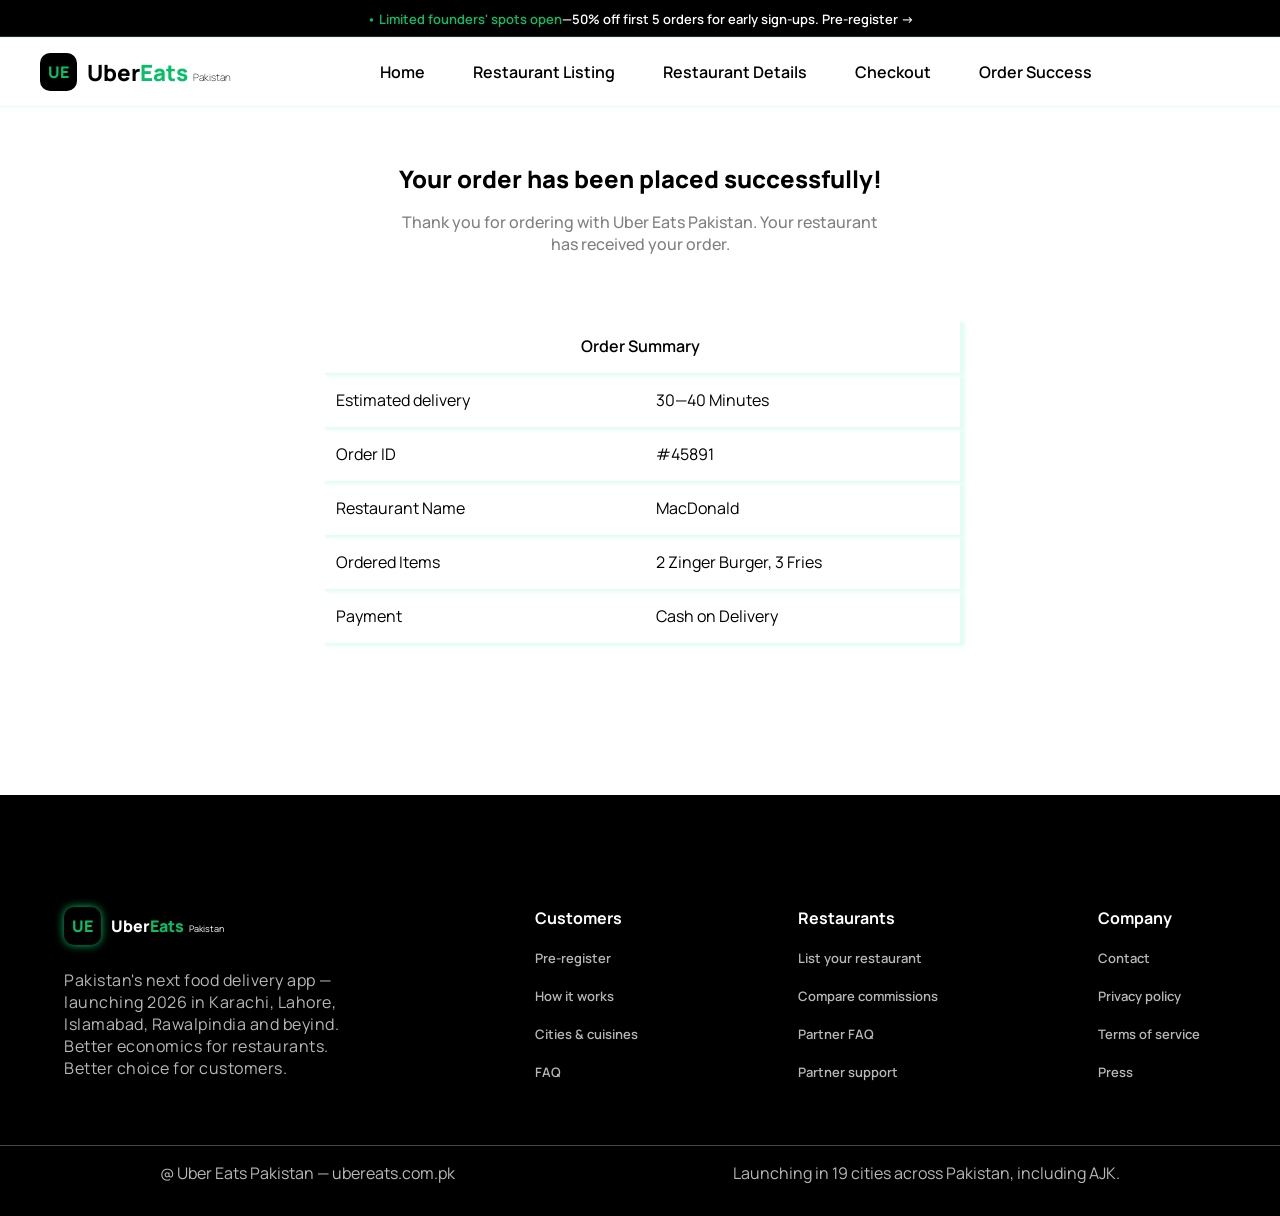
<file: Pages/order-success.html>
<!DOCTYPE html>
<html lang="en">

<head>
    <meta charset="UTF-8">
    <meta name="viewport" content="width=device-width, initial-scale=1.0">
    <title>Order Success - Uber Eats Pakistan</title>
    <link rel="stylesheet" href="../CSS/navbar.css">
    <link rel="stylesheet" href="../CSS/footer.css">
    <link rel="stylesheet" href="../CSS/checkout.css">

    <!-- font family  -->
    <link rel="preconnect" href="https://fonts.googleapis.com">
    <link rel="preconnect" href="https://fonts.gstatic.com" crossorigin>
    <link href="https://fonts.googleapis.com/css2?family=Manrope:wght@200..800&display=swap" rel="stylesheet">
</head>

<body>
    <header>
        <p class="short-spons"> <span class="short-spons01"> &bull; Limited founders' spots open</span>—50% off first 5
            orders for early sign-ups. Pre-register →</p>
        <nav>
            <div class="left-navbar">
                <a href="#" class="logo">
                    <span class="logo-design">UE</span>
                    <span class="logo-first-name">Uber</span>
                    <span class="logo-second-name">Eats</span>
                    <span class="logo-third-name">Pakistan</span>
                </a>
            </div>
            <ul class="center-navbar">
                <li><a href="../index.html">Home</a></li>
                <li><a href="/Pages/restaurant-listing.html">Restaurant Listing</a></li>
                <li><a href="/Pages/restaurant-details.html">Restaurant Details</a></li>
                <li><a href="/Pages/checkout.html">Checkout</a></li>
                <li><a href="/Pages/order-success.html">Order Success</a></li>
            </ul>
            <!-- <div class="right-navbar">
                <a class="login" href="Pages/login.html">Login</a>
                <a class="signin" href="Pages/signup.html">Sign Up </a>
            </div> -->
        </nav>
    </header>
    <main>
        <div class="order-success">
            <h1>Your order has been placed successfully!</h1>
            <p class="order-success-bio">Thank you for ordering with Uber Eats Pakistan.
                Your restaurant has received your order.
            </p>
            <div class="order-summary">
                <table>
                    <caption>Order Summary</caption>
                    <tbody>
                        <tr>
                            <td>Estimated delivery</td>
                            <td>30&mdash;40 Minutes</td>
                        </tr>
                        <tr>
                            <td>Order ID</td>
                            <td>#45891</td>
                            
                        </tr>
                        <tr>
                            <td>Restaurant Name</td>
                            <td>MacDonald</td>
                            
                        </tr>
                        <tr>
                            <td>Ordered Items</td>
                            <td>2 Zinger Burger, 3 Fries</td>
                            
                            
                        </tr>
                        <tr>
                            <td>Payment</td>
                            <td>Cash on Delivery</td>
                            
                        </tr>
                    </tbody>
                </table>



                <!-- <div class="estimated-time">
                    Estimated delivery: 30-40 Minutes
                </div>
                <p class="order-id">
                    Order ID: #45891
                </p>
                <p class="restaurant-name">Restaurant MacDonald</p>
                <div class="ordered-item">
                    <p class="ordered-item-title">Items</p>
                    <p>2x Zinger Burger</p>
                    <p>1x Fries</p>
                </div>
    
                <p>Cash On Delivery</p> -->
    
                <!-- <div class="buttons">
                    <a href="#">Track Order</a>
                    <a href="#">Back to Home</a>
                </div> -->
            </div>
        </div>
    </main>
    <footer>
        <div class="footer-container">
            <div class="footer-logo-desc">
                <a href="#" class="footer-logo">
                    <span class="footer-logo-design">UE</span>
                    <span class="footer-logo-first-name">Uber</span>
                    <span class="footer-logo-second-name">Eats</span>
                    <span class="footer-logo-third-name">Pakistan</span>
                </a>
                <p class="footer-container-bio">Pakistan's next food delivery app &mdash; launching 2026 in Karachi,
                    Lahore, Islamabad, Rawalpindia and beyind. Better economics for restaurants. Better choice for
                    customers.</p>
            </div>
            <div class="footer-anchor-link">
                <P class="footer-links-title">Customers</P>
                <a href="#form" class="footer-link">Pre-register</a>
                <a href="#how-it-works" class="footer-link">How it works</a>
                <a href="#cities-causine" class="footer-link">Cities & cuisines</a>
                <a href="#faq" class="footer-link">FAQ</a>
            </div>
            <div class="footer-anchor-link">
                <p class="footer-links-title">Restaurants</p>
                <a href="restaurant-listing.html" class="footer-link">List your restaurant</a>
                <a href="#compare commission" class="footer-link">Compare commissions</a>
                <a href="#faq" class="footer-link">Partner FAQ</a>
                <a href="#" class="footer-link">Partner support</a>
            </div>
            <div class="footer-anchor-link">
                <p class="footer-links-title">Company</p>
                <a href="#" class="footer-link">Contact</a>
                <a href="#" class="footer-link">Privacy policy</a>
                <a href="#" class="footer-link">Terms of service</a>
                <a href="#press" class="footer-link">Press</a>
            </div>
        </div>
        <div class="copyright">
            <p class="copyright-uber-eats">&#64; Uber Eats Pakistan &mdash; ubereats.com.pk</p>
            <p class="launching-across-pk">Launching in 19 cities across Pakistan, including AJK.</p>
        </div>
    </footer>
</body>

</html>
</file>
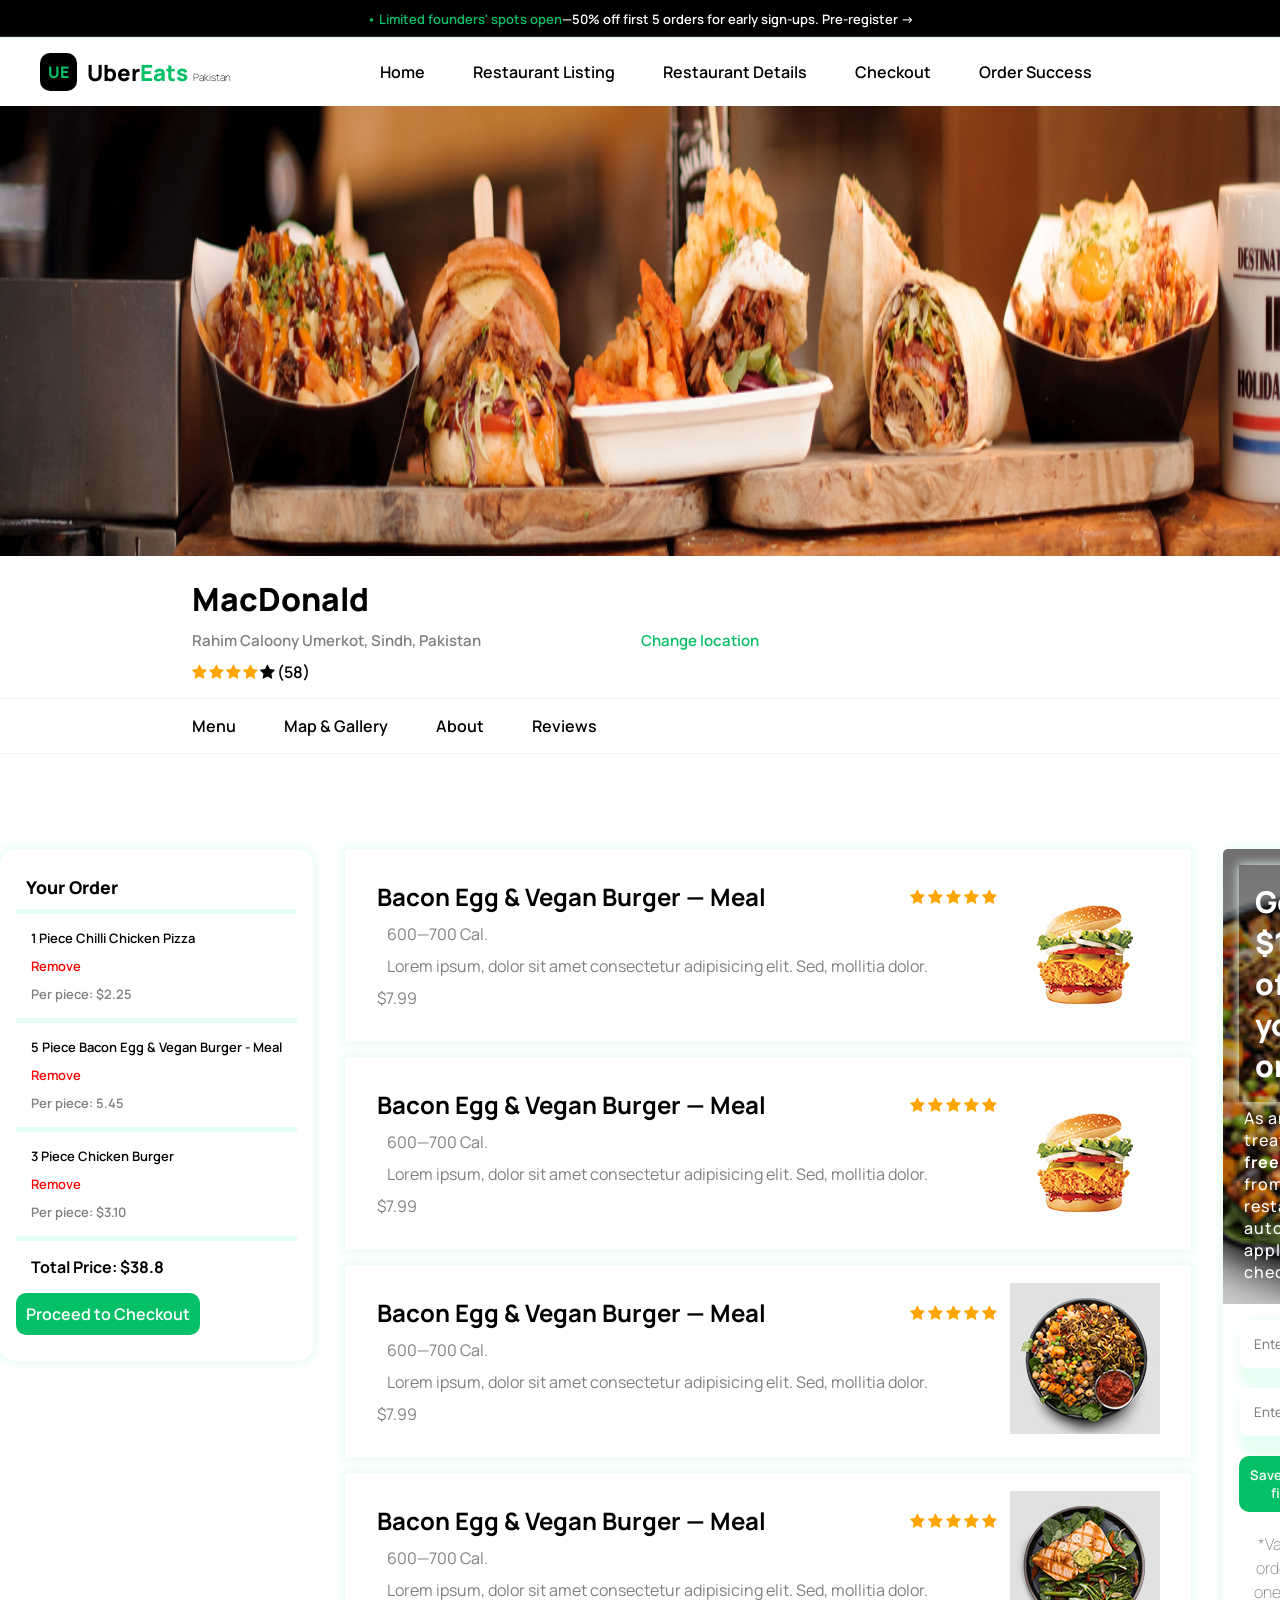
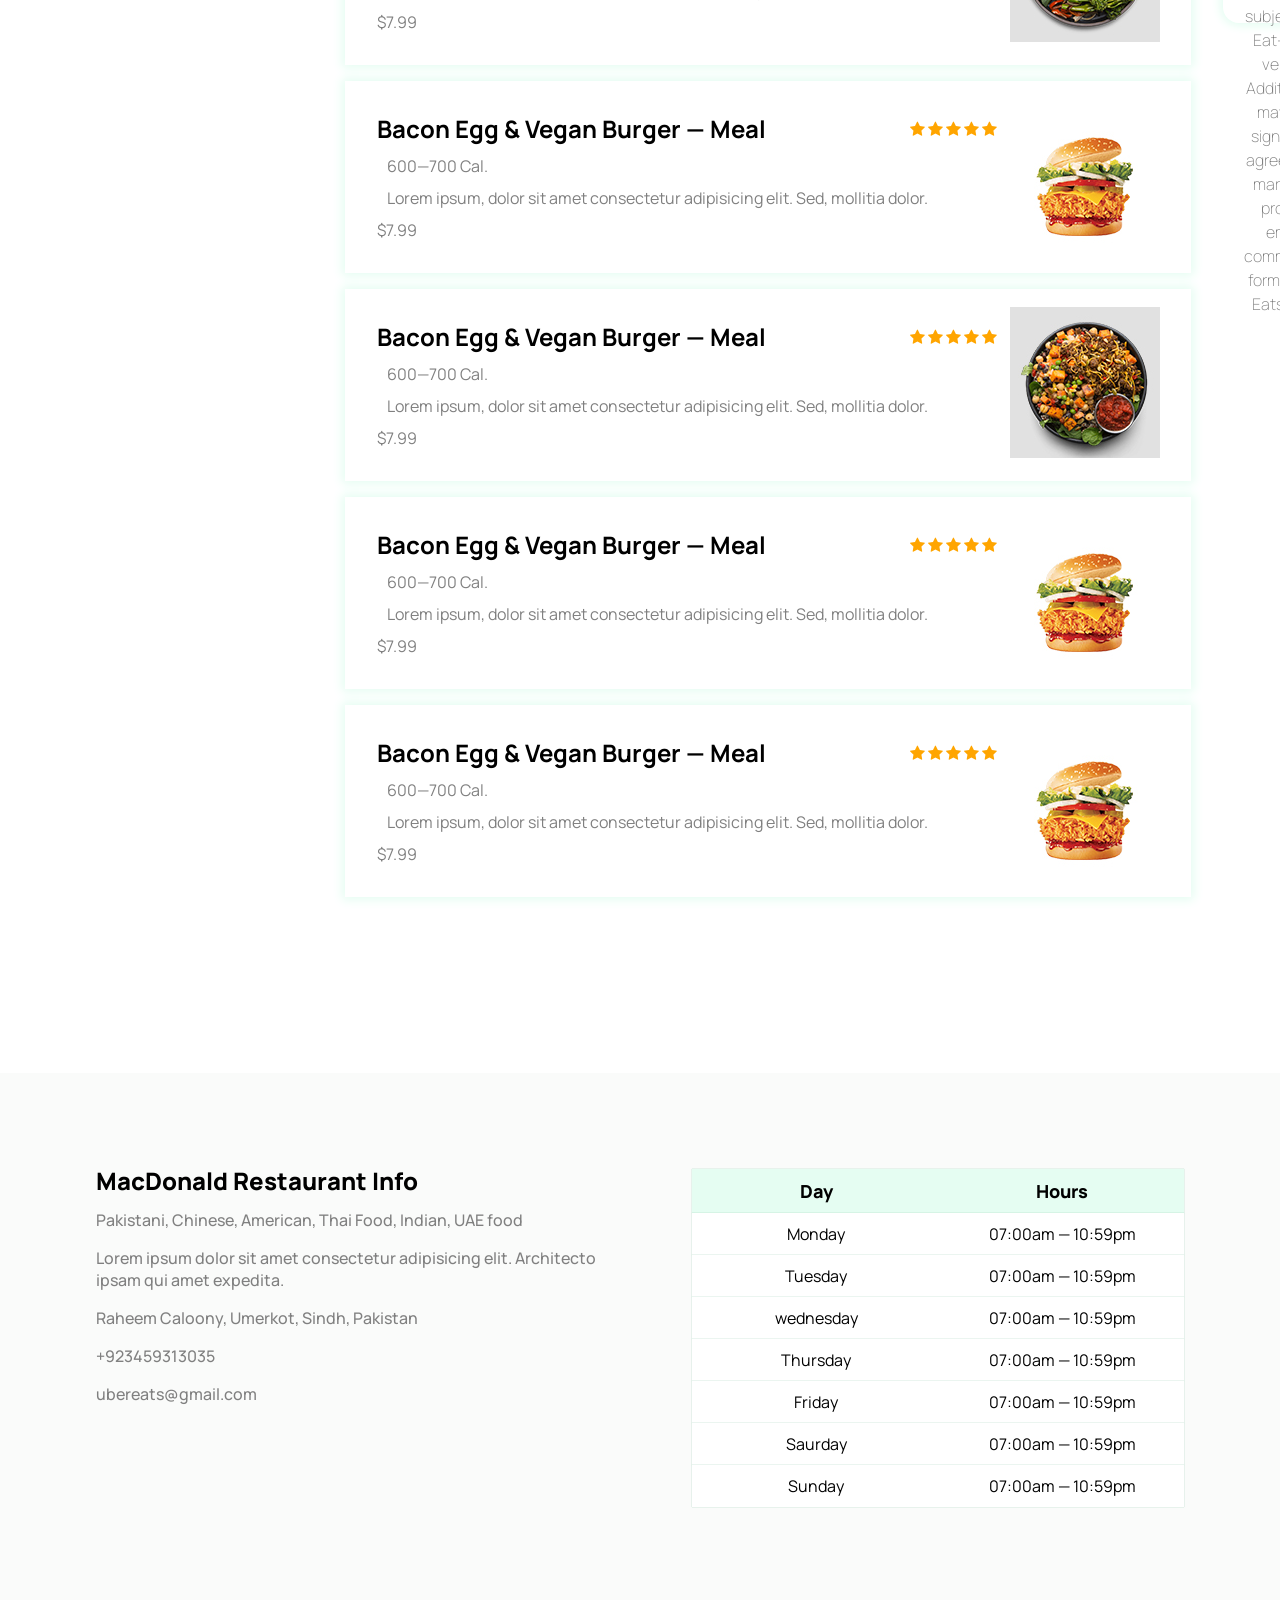
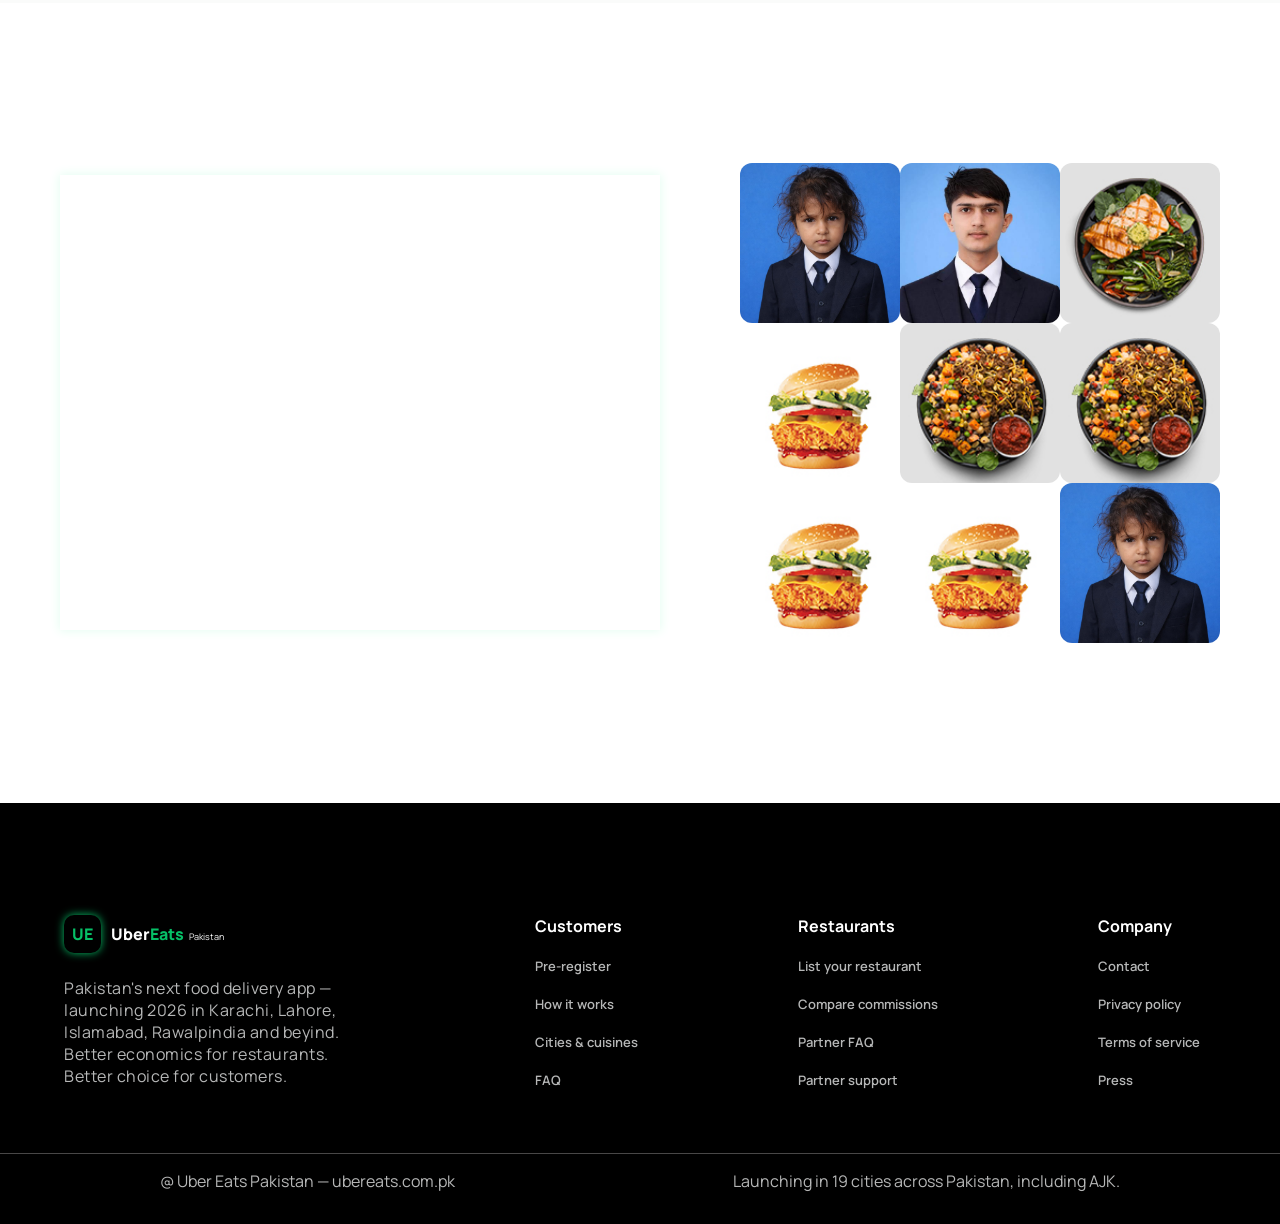
<file: Pages/restaurant details.html>
<!DOCTYPE html>
<html lang="en">

<head>
    <meta charset="UTF-8">
    <meta name="viewport" content="width=device-width, initial-scale=1.0">
    <title>Resaurant Details - Uber Eats Pakistan</title>
    <link rel="stylesheet" href="../CSS/navbar.css">
    <link rel="stylesheet" href="../CSS/footer.css">
    <link rel="stylesheet" href="../CSS/restaurant-details.css">

    <!-- font family  -->
    <link rel="preconnect" href="https://fonts.googleapis.com">
    <link rel="preconnect" href="https://fonts.gstatic.com" crossorigin>
    <link href="https://fonts.googleapis.com/css2?family=Manrope:wght@200..800&display=swap" rel="stylesheet">

    <!-- icon library -->
    <link rel="stylesheet" href="https://cdnjs.cloudflare.com/ajax/libs/font-awesome/4.7.0/css/font-awesome.min.css">

</head>

<body>
    <header>
        <p class="short-spons"> <span class="short-spons01"> &bull; Limited founders' spots open</span>—50% off first 5
            orders for early sign-ups. Pre-register →</p>
        <nav>
            <div class="left-navbar">
                <a href="#" class="logo">
                    <span class="logo-design">UE</span>
                    <span class="logo-first-name">Uber</span>
                    <span class="logo-second-name">Eats</span>
                    <span class="logo-third-name">Pakistan</span>
                </a>
            </div>
            <ul class="center-navbar">
                <li><a href="/index.html">Home</a></li>
                <li><a href="/Pages/restaurant listing.html">Restaurant Listing</a></li>
                <li><a href="/Pages/restaurant details.html">Restaurant Details</a></li>
                <li><a href="/Pages/checkout.html">Checkout</a></li>
                <li><a href="/Pages/order success.html">Order Success</a></li>
            </ul>
            <!-- <div class="right-navbar">
                <a class="login" href="Pages/login.html">Login</a>
                <a class="signin" href="Pages/signup.html">Sign Up </a>
            </div> -->
        </nav>
    </header>
    <main>
        <!-- banner logo name restaurant navigation etc  -->
        <div>
            <img class="banner-image" src="/assets/images/restaurant-banner.jpg" alt="Restaurant banner">
            <h1 class="restaurant-name">MacDonald</h1>
        </div>
        <div class="restaurant-location">
            <p class="rest-location">Rahim Caloony Umerkot, Sindh, Pakistan</p>
            <a href="#" class="change-location">Change location</a>
        </div>
        <div class="restaurant-rating">
            <span class="fa fa-star checked "></span>
            <span class="fa fa-star checked"></span>
            <span class="fa fa-star checked"></span>
            <span class="fa fa-star checked"></span>
            <span class="fa fa-star "></span>
            <p>(58)</p>
        </div>
        <div class="restaurant-navigation">
            <a href="#restaurant-menu" class="restaurant-nav-link">Menu</a>
            <a href="#map-gallery" class="restaurant-nav-link">Map & Gallery</a>
            <a href="#restaurant-about" class="restaurant-nav-link">About</a>
            <a href="#" class="restaurant-nav-link">Reviews</a>
        </div>

        <!-- main restaurant items and offers etc -->
        <div class="restaurant-items-offers">
            <!-- ordered items  -->
            <div class="your-ordered-item">
                <p class="ordered-item-details">
                    Your Order
                </p>
                <p class="ordered-item">
                    1 Piece Chilli Chicken Pizza <span class="remove-selected-item">Remove</span> <span
                        class="item-price"> Per piece: $2.25</span>
                </p>
                <p class="ordered-item">
                    5 Piece Bacon Egg & Vegan Burger - Meal <span class="remove-selected-item">Remove</span> <span
                        class="item-price">Per piece: 5.45</span>
                </p>
                <p class="ordered-item">
                    3 Piece Chicken Burger <span class="remove-selected-item">Remove</span> <span class="item-price">Per
                        piece: $3.10</span>
                </p>

                <p class="items-total-price">Total Price: <span>$38.8</span></p>
                <a href="#" class="proceed-checkout">Proceed to Checkout</a>
            </div>

            <!-- items details and price  -->
            <div id="restaurant-menu" class="main-item-container">
                <div class="restaurant-items">
                    <div>
                        <div class="item-heading-rating">
                            <h2>Bacon Egg & Vegan Burger &mdash; Meal</h2>
                            <div class="rating">
                                <span class="fa fa-star checked"></span>
                                <span class="fa fa-star checked"></span>
                                <span class="fa fa-star checked"></span>
                                <span class="fa fa-star checked"></span>
                                <span class="fa fa-star checked"></span>
                            </div>
                        </div>
                        <div class="item-calories-bio">
                            <p>600&mdash;700 Cal.</p>
                            <p>Lorem ipsum, dolor sit amet consectetur adipisicing elit. Sed, mollitia dolor.</p>
                        </div>
                        <div class="item-price">$7.99</div>
                    </div>
                    <div>
                        <img class="item-img" src="/assets/images/dish-2.jpg" alt="">
                    </div>
                </div>
                <div class="restaurant-items">
                    <div>
                        <div class="item-heading-rating">
                            <h2>Bacon Egg & Vegan Burger &mdash; Meal</h2>
                            <div class="rating">
                                <span class="fa fa-star checked"></span>
                                <span class="fa fa-star checked"></span>
                                <span class="fa fa-star checked"></span>
                                <span class="fa fa-star checked"></span>
                                <span class="fa fa-star checked"></span>
                            </div>
                        </div>
                        <div class="item-calories-bio">
                            <p>600&mdash;700 Cal.</p>
                            <p>Lorem ipsum, dolor sit amet consectetur adipisicing elit. Sed, mollitia dolor.</p>
                        </div>
                        <div class="item-price">$7.99</div>
                    </div>
                    <div>
                        <img class="item-img" src="/assets/images/dish-2.jpg" alt="">
                    </div>
                </div>
                <div class="restaurant-items">
                    <div>
                        <div class="item-heading-rating">
                            <h2>Bacon Egg & Vegan Burger &mdash; Meal</h2>
                            <div class="rating">
                                <span class="fa fa-star checked"></span>
                                <span class="fa fa-star checked"></span>
                                <span class="fa fa-star checked"></span>
                                <span class="fa fa-star checked"></span>
                                <span class="fa fa-star checked"></span>
                            </div>
                        </div>
                        <div class="item-calories-bio">
                            <p>600&mdash;700 Cal.</p>
                            <p>Lorem ipsum, dolor sit amet consectetur adipisicing elit. Sed, mollitia dolor.</p>
                        </div>
                        <div class="item-price">$7.99</div>
                    </div>
                    <div>
                        <img class="item-img" src="/assets/images/dish-3.jpg" alt="">
                    </div>
                </div>
                <div class="restaurant-items">
                    <div>
                        <div class="item-heading-rating">
                            <h2>Bacon Egg & Vegan Burger &mdash; Meal</h2>
                            <div class="rating">
                                <span class="fa fa-star checked"></span>
                                <span class="fa fa-star checked"></span>
                                <span class="fa fa-star checked"></span>
                                <span class="fa fa-star checked"></span>
                                <span class="fa fa-star checked"></span>
                            </div>
                        </div>
                        <div class="item-calories-bio">
                            <p>600&mdash;700 Cal.</p>
                            <p>Lorem ipsum, dolor sit amet consectetur adipisicing elit. Sed, mollitia dolor.</p>
                        </div>
                        <div class="item-price">$7.99</div>
                    </div>
                    <div>
                        <img class="item-img" src="/assets/images/dish-1.jpg" alt="">
                    </div>
                </div>
                <div class="restaurant-items">
                    <div>
                        <div class="item-heading-rating">
                            <h2>Bacon Egg & Vegan Burger &mdash; Meal</h2>
                            <div class="rating">
                                <span class="fa fa-star checked"></span>
                                <span class="fa fa-star checked"></span>
                                <span class="fa fa-star checked"></span>
                                <span class="fa fa-star checked"></span>
                                <span class="fa fa-star checked"></span>
                            </div>
                        </div>
                        <div class="item-calories-bio">
                            <p>600&mdash;700 Cal.</p>
                            <p>Lorem ipsum, dolor sit amet consectetur adipisicing elit. Sed, mollitia dolor.</p>
                        </div>
                        <div class="item-price">$7.99</div>
                    </div>
                    <div>
                        <img class="item-img" src="/assets/images/dish-2.jpg" alt="">
                    </div>
                </div>
                <div class="restaurant-items">
                    <div>
                        <div class="item-heading-rating">
                            <h2>Bacon Egg & Vegan Burger &mdash; Meal</h2>
                            <div class="rating">
                                <span class="fa fa-star checked"></span>
                                <span class="fa fa-star checked"></span>
                                <span class="fa fa-star checked"></span>
                                <span class="fa fa-star checked"></span>
                                <span class="fa fa-star checked"></span>
                            </div>
                        </div>
                        <div class="item-calories-bio">
                            <p>600&mdash;700 Cal.</p>
                            <p>Lorem ipsum, dolor sit amet consectetur adipisicing elit. Sed, mollitia dolor.</p>
                        </div>
                        <div class="item-price">$7.99</div>
                    </div>
                    <div>
                        <img class="item-img" src="/assets/images/dish-3.jpg" alt="">
                    </div>
                </div>
                <div class="restaurant-items">
                    <div>
                        <div class="item-heading-rating">
                            <h2>Bacon Egg & Vegan Burger &mdash; Meal</h2>
                            <div class="rating">
                                <span class="fa fa-star checked"></span>
                                <span class="fa fa-star checked"></span>
                                <span class="fa fa-star checked"></span>
                                <span class="fa fa-star checked"></span>
                                <span class="fa fa-star checked"></span>
                            </div>
                        </div>
                        <div class="item-calories-bio">
                            <p>600&mdash;700 Cal.</p>
                            <p>Lorem ipsum, dolor sit amet consectetur adipisicing elit. Sed, mollitia dolor.</p>
                        </div>
                        <div class="item-price">$7.99</div>
                    </div>
                    <div>
                        <img class="item-img" src="/assets/images/dish-2.jpg" alt="">
                    </div>
                </div>
                <div class="restaurant-items">
                    <div>
                        <div class="item-heading-rating">
                            <h2>Bacon Egg & Vegan Burger &mdash; Meal</h2>
                            <div class="rating">
                                <span class="fa fa-star checked"></span>
                                <span class="fa fa-star checked"></span>
                                <span class="fa fa-star checked"></span>
                                <span class="fa fa-star checked"></span>
                                <span class="fa fa-star checked"></span>
                            </div>
                        </div>
                        <div class="item-calories-bio">
                            <p>600&mdash;700 Cal.</p>
                            <p>Lorem ipsum, dolor sit amet consectetur adipisicing elit. Sed, mollitia dolor.</p>
                        </div>
                        <div class="item-price">$7.99</div>
                    </div>
                    <div>
                        <img class="item-img" src="/assets/images/dish-2.jpg" alt="">
                    </div>
                </div>
            </div>

            <!-- offers and discounts  -->
            <div class="offers-and-discounts">
                <div class="first-order-discount">
                    <h3>Get $12 off your order</h3>
                    <p class="discount-offer-bio">
                        As an added treat, enjoy <b>free delivery</b> from select restaurants automatically applied at
                        checkout
                    </p>
                </div>
                <div>
                    <form class="discount-offer-form">
                        <input type="email" placeholder="Enter Your Email" required>

                        <input type="number" placeholder="Enter Zip Code">

                        <button type="submit">
                            Save $12 on your first order
                        </button>
                        <p class="discount-valid-till">
                            *Valid on first order only, for one-time use, subject to Uber-Eat-pakistan's verification.
                            Additional terms may apply.By signing up, you agree to recieve marketing and promotional
                            emails and communications form from Uber-Eats-Pakistan.
                        </p>
                    </form>
                </div>
            </div>
        </div>

        <!-- Restaurant about section  -->
        <div id="restaurant-about" class="restaurant-about-section">
            <div class="restaurant-about">
                <h2 class="restaurant-about-title">
                    MacDonald Restaurant Info
                </h2>
                <p class="variety-of-items">Pakistani, Chinese, American, Thai Food, Indian, UAE food</p>
                <p class="restaurant-about-section-bio">Lorem ipsum dolor sit amet consectetur adipisicing elit.
                    Architecto ipsam qui amet expedita.</p>
                <p class="restaurant-address">Raheem Caloony, Umerkot, Sindh, Pakistan</p>
                <p class="restaurant-phone-number">+923459313035</p>
                <p class="restaurant-email">ubereats@gmail.com</p>
                <div class="restaurant-social-media">

                </div>
            </div>
            <div class="restaurant-hours">
                <table>
                    <thead>
                        <tr class="tr-head">
                            <th>Day</th>
                            <th>Hours</th>
                        </tr>
                    </thead>
                    <tbody>
                        <tr>
                            <td>Monday</td>
                            <td>07:00am &mdash; 10:59pm</td>
                        </tr>
                        <tr>
                            <td>Tuesday</td>
                            <td>07:00am &mdash; 10:59pm</td>
                        </tr>
                        <tr>
                            <td>wednesday</td>
                            <td>07:00am &mdash; 10:59pm</td>
                        </tr>
                        <tr>
                            <td>Thursday</td>
                            <td>07:00am &mdash; 10:59pm</td>
                        </tr>
                        <tr>
                            <td>Friday</td>
                            <td>07:00am &mdash; 10:59pm</td>
                        </tr>
                        <tr>
                            <td>Saurday</td>
                            <td>07:00am &mdash; 10:59pm</td>
                        </tr>
                        <tr>
                            <td>Sunday</td>
                            <td>07:00am &mdash; 10:59pm</td>
                        </tr>
                    </tbody>
                </table>
            </div>
        </div>

        <!-- Map and Gallery  -->
        <div id="map-gallery" class="restaurant-map-gallery">
            <div class="restaurant-map">
                <iframe
                    src="https://www.google.com/maps/embed?pb=!1m18!1m12!1m3!1d924247.1420263628!2d66.49600600919112!3d25.19174061264541!2m3!1f0!2f0!3f0!3m2!1i1024!2i768!4f13.1!3m3!1m2!1s0x3eb33e06651d4bbf%3A0x9cf92f44555a0c23!2sKarachi%2C%20Pakistan!5e0!3m2!1sen!2s!4v1784034331242!5m2!1sen!2s"
                    width="600" height="450" style="border:0;" allowfullscreen="" loading="lazy"
                    referrerpolicy="strict-origin-when-cross-origin"></iframe>
            </div>
            <div class="restaurant-gallery">
                <img class="gallery-img" onclick="0" src="/assets/images/aliza.jpg" alt="aliza">
                <img class="gallery-img" onclick="1" src="/assets/images/Anees Ul Rehman.jpg" alt="Anees ul rehman">
                <img class="gallery-img" onclick="2" src="/assets/images/dish-1.jpg" alt="dish">
                <img class="gallery-img" onclick="3" src="/assets/images/dish-2.jpg" alt="dish">
                <img class="gallery-img" onclick="4" src="/assets/images/dish-3.jpg" alt="dish">
                <img class="gallery-img" onclick="5" src="/assets/images/dish-3.jpg" alt="dish">
                <img class="gallery-img" onclick="6" src="/assets/images/dish-2.jpg" alt="dish">
                <img class="gallery-img" onclick="7" src="/assets/images/dish-2.jpg" alt="dish">
                <img class="gallery-img" onclick="8" src="/assets/images/aliza.jpg" alt="aliza">
                
            </div>
        </div>
    </main>
    <footer>
        <div class="footer-container">
            <div class="footer-logo-desc">
                <a href="#" class="footer-logo">
                    <span class="footer-logo-design">UE</span>
                    <span class="footer-logo-first-name">Uber</span>
                    <span class="footer-logo-second-name">Eats</span>
                    <span class="footer-logo-third-name">Pakistan</span>
                </a>
                <p class="footer-container-bio">Pakistan's next food delivery app &mdash; launching 2026 in Karachi,
                    Lahore, Islamabad, Rawalpindia and beyind. Better economics for restaurants. Better choice for
                    customers.</p>
            </div>
            <div class="footer-anchor-link">
                <P class="footer-links-title">Customers</P>
                <a href="#form" class="footer-link">Pre-register</a>
                <a href="#how-it-works" class="footer-link">How it works</a>
                <a href="#cities-causine" class="footer-link">Cities & cuisines</a>
                <a href="#faq" class="footer-link">FAQ</a>
            </div>
            <div class="footer-anchor-link">
                <p class="footer-links-title">Restaurants</p>
                <a href="Pages/restaurant listing.html" class="footer-link">List your restaurant</a>
                <a href="#compare commission" class="footer-link">Compare commissions</a>
                <a href="#faq" class="footer-link">Partner FAQ</a>
                <a href="#" class="footer-link">Partner support</a>
            </div>
            <div class="footer-anchor-link">
                <p class="footer-links-title">Company</p>
                <a href="#" class="footer-link">Contact</a>
                <a href="#" class="footer-link">Privacy policy</a>
                <a href="#" class="footer-link">Terms of service</a>
                <a href="#press" class="footer-link">Press</a>
            </div>
        </div>
        <div class="copyright">
            <p class="copyright-uber-eats">&#64; Uber Eats Pakistan &mdash; ubereats.com.pk</p>
            <p class="launching-across-pk">Launching in 19 cities across Pakistan, including AJK.</p>
        </div>
    </footer>
</body>

</html>
</file>
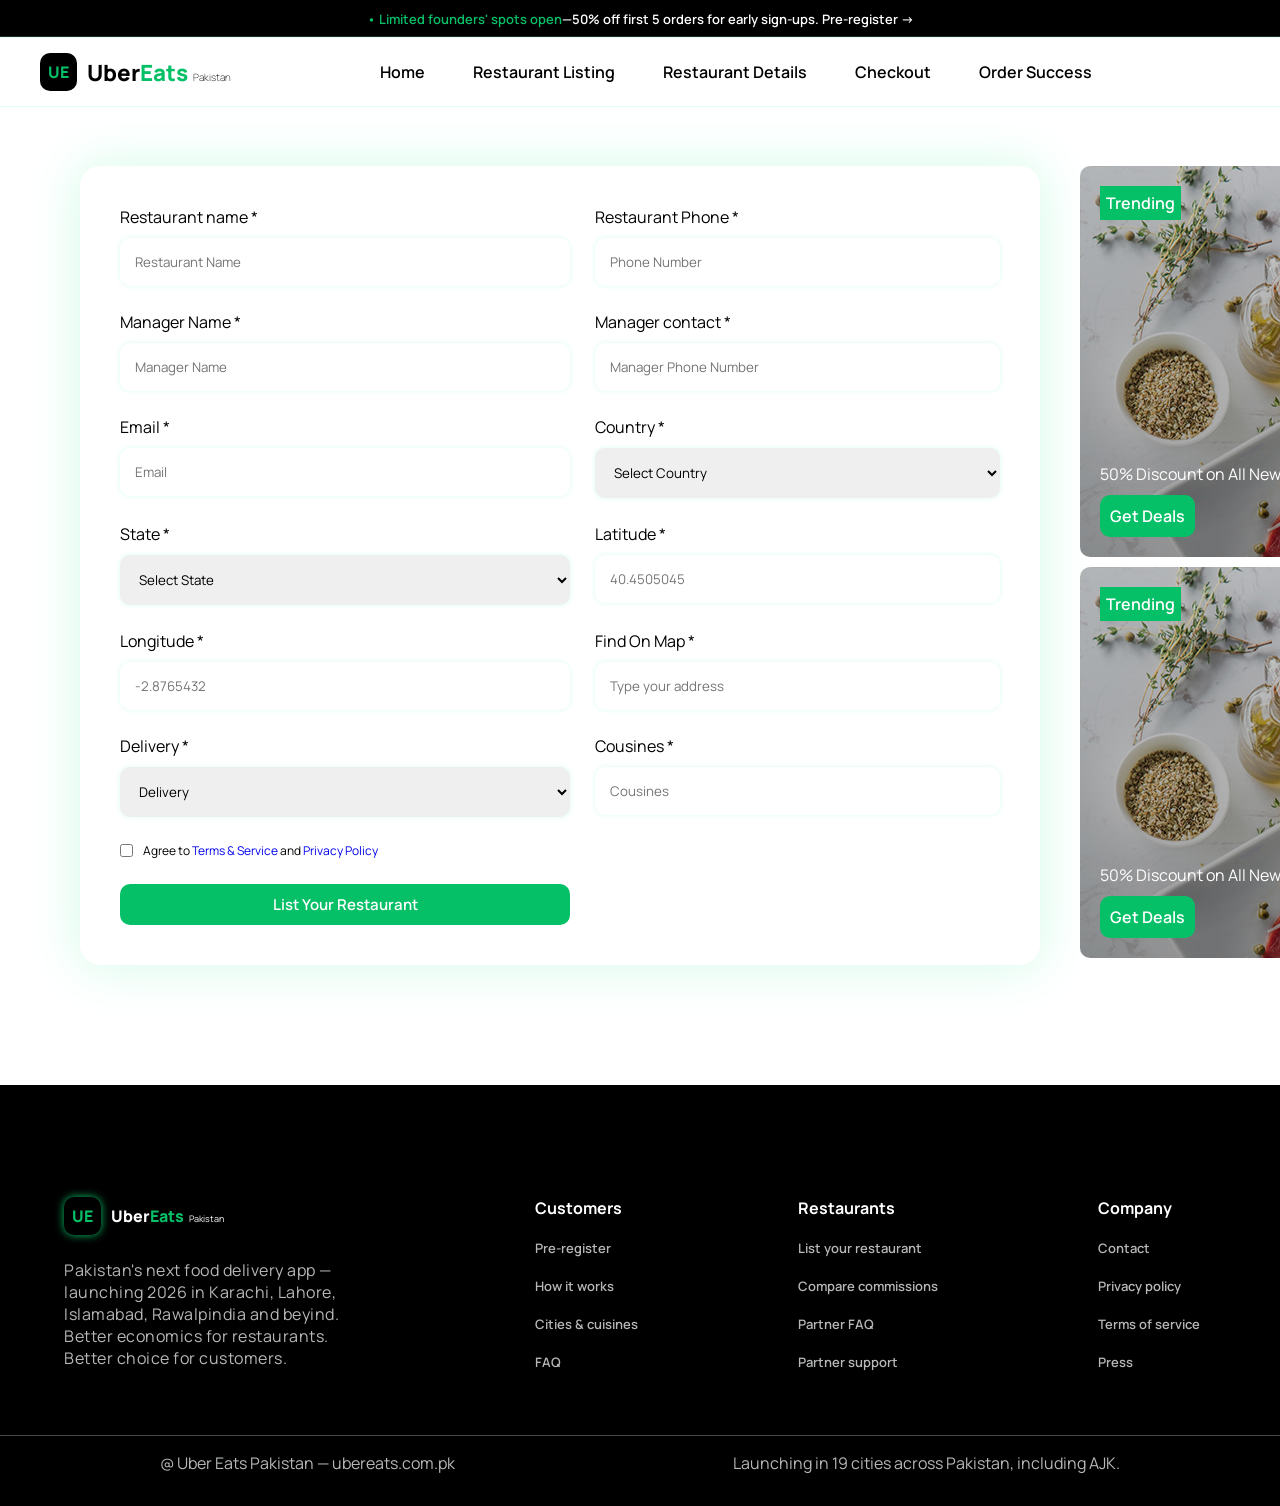
<file: Pages/restaurant listing.html>
<!DOCTYPE html>
<html lang="en">
<head>
    <meta charset="UTF-8">
    <meta name="viewport" content="width=device-width, initial-scale=1.0">
    <title>List your restaurant - Uber Eats Pakistan</title>
    <link rel="stylesheet" href="../CSS/navbar.css">
    <link rel="stylesheet" href="../CSS/footer.css">
    <link rel="stylesheet" href="../CSS/restaurant-list.css">

    <!-- font family  -->
    <link rel="preconnect" href="https://fonts.googleapis.com">
    <link rel="preconnect" href="https://fonts.gstatic.com" crossorigin>
    <link href="https://fonts.googleapis.com/css2?family=Manrope:wght@200..800&display=swap" rel="stylesheet">
</head>
<body>
    <header>
        <p class="short-spons"> <span class="short-spons01"> &bull; Limited founders' spots open</span>—50% off first 5
            orders for early sign-ups. Pre-register →</p>
        <nav>
            <div class="left-navbar">
                <a href="#" class="logo">
                    <span class="logo-design">UE</span>
                    <span class="logo-first-name">Uber</span>
                    <span class="logo-second-name">Eats</span>
                    <span class="logo-third-name">Pakistan</span>
                </a>
            </div>
            <ul class="center-navbar">
                <li><a href="/index.html">Home</a></li>
                <li><a href="/Pages/restaurant listing.html">Restaurant Listing</a></li>
                <li><a href="/Pages/restaurant details.html">Restaurant Details</a></li>
                <li><a href="/Pages/checkout.html">Checkout</a></li>
                <li><a href="/Pages/order success.html">Order Success</a></li>
            </ul>
            <!-- <div class="right-navbar">
                <a class="login" href="Pages/login.html">Login</a>
                <a class="signin" href="Pages/signup.html">Sign Up </a>
            </div> -->
        </nav>
    </header>
    <main>
        <div class="main-container">
            <div class="list-your-restaurant">
                <form class="list-your-restaurant-container">
                    <div>
                        <label for="name">Restaurant name <span>*</span></label>
                        <input type="text" id="name" class="collect-data" placeholder="Restaurant Name" required>
                    </div>
                    <div>
                        <label for="phone">Restaurant Phone <span>*</span></label>
                        <input type="tel" id="phone" class="collect-data" placeholder="Phone Number" required>
                    </div>
                    <div>
                        <label for="manager">Manager Name <span>*</span></label>
                        <input type="text" id="manager" class="collect-data" placeholder="Manager Name" required>
                    </div>
                    <div>
                        <label for="manager-contact">Manager contact <span>*</span></label>
                        <input type="tel" id="manager-contact" class="collect-data" placeholder="Manager Phone Number" required>
                    </div>
                    <div>
                        <label for="email">Email <span>*</span></label>
                        <input type="email" id="email" class="collect-data" placeholder="Email">
                    </div>

                    <div>
                        <label for="country">Country <span>*</span></label>
                        <select id="country" class="collect-data">
                            <option value="Select Country" disabled selected>Select Country</option>
                            <option value="pakistan">Pakistan</option>
                            <option value="Bangladesh">Bangladesh</option>
                            <option value="Afghanistan">Afghanistan</option>
                            <option value="Saudi Arbia">Saudi Arbia</option>
                            <option value="United Arab Emirates">United Arab Emirates</option>
                            <option value="Indonesia">Indonesia</option>
                            <option value="iran">Iran</option>
                            <option value="india">India</option>
                            <option value="china">China</option>
                            <option value="United Kingdom">United Kingdom</option>
                        </select>
                    </div>
                    <div>
                        <label for="state">State <span>*</span></label>
                        <select id="state" class="collect-data">
                            <option value="select state" selected disabled>Select State</option>
                            <option value="sindh">Sindh</option>
                            <option value="punjab">Punjab</option>
                            <option value="KPK">KPK</option>
                            <option value="balochistan">Balochistan</option>
                            <option value="AJK">Azad Kashmir</option>
                        </select>
                    </div>
                    <div>
                        <label for="latitude">Latitude <span>*</span></label>
                        <input type="number" id="latitude" class="collect-data" placeholder="40.4505045">
                    </div>
                    <div>
                        <label for="longitude">Longitude <span>*</span></label>
                        <input type="number" id="longitude" class="collect-data" placeholder="-2.8765432">
                    </div>
                    <div>
                        <label for="map">Find On Map <span>*</span></label>
                        <input type="text" id="map" class="collect-data" placeholder="Type your address">
                    </div>
                    <div>
                        <label for="delivery">Delivery <span>*</span></label>
                        <select id="delivery" class="collect-data">
                            <option value="delivery">Delivery</option>
                            <option value="pickup">Pickup</option>
                            <option value="pickup and delivery">Pickup & Delivery</option>
                        </select>
                    </div>
                    <div>
                        <label for="cousine">Cousines <span>*</span></label>
                        <input type="text" id="cousine" class="collect-data" placeholder="Cousines">
                    </div>
                    <div class="checkbox">
                        <input type="checkbox" id="checkbox">
                        <label for="checkbox">Agree to <a href="#">Terms & Service</a> and <a href="#">Privacy Policy</a></label>
                    </div>
                    <div class="button">
                        <button type="submit">List Your Restaurant</button>
                    </div>
                </form>
            </div>
            <div class="discounted-offers">
                <div class="discount-offer-for-restaurant">
                    <p class="trending">Trending</p>
                    <p class="discount">50% Discount on All New Restaurants</p>
                    <a class="get-deals" href="#">Get Deals</a>
                </div>
                <div class="discount-offer-for-restaurant">
                    <p class="trending">Trending</p>
                    <p class="discount">50% Discount on All New Restaurants</p>
                    <a class="get-deals" href="#">Get Deals</a>
                </div>
            </div>
        </div>
    </main>
    <footer>
        <div class="footer-container">
            <div class="footer-logo-desc">
                <a href="#" class="footer-logo">
                    <span class="footer-logo-design">UE</span>
                    <span class="footer-logo-first-name">Uber</span>
                    <span class="footer-logo-second-name">Eats</span>
                    <span class="footer-logo-third-name">Pakistan</span>
                </a>
                <p class="footer-container-bio">Pakistan's next food delivery app &mdash; launching 2026 in Karachi, Lahore, Islamabad, Rawalpindia and beyind. Better economics for restaurants. Better choice for customers.</p>
            </div>
            <div class="footer-anchor-link">
                <P class="footer-links-title">Customers</P>
                <a href="#form" class="footer-link">Pre-register</a>
                <a href="#how-it-works" class="footer-link">How it works</a>
                <a href="#cities-causine" class="footer-link">Cities & cuisines</a>
                <a href="#faq" class="footer-link">FAQ</a>
            </div>
            <div class="footer-anchor-link">
                <p class="footer-links-title">Restaurants</p>
                <a href="Pages/restaurant listing.html" class="footer-link">List your restaurant</a>
                <a href="#compare commission" class="footer-link">Compare commissions</a>
                <a href="#faq" class="footer-link">Partner FAQ</a>
                <a href="#" class="footer-link">Partner support</a>
            </div>
            <div class="footer-anchor-link">
                <p class="footer-links-title">Company</p>
                <a href="#" class="footer-link">Contact</a>
                <a href="#" class="footer-link">Privacy policy</a>
                <a href="#" class="footer-link">Terms of service</a>
                <a href="#press" class="footer-link">Press</a>
            </div>
        </div>
        <div class="copyright">
            <p class="copyright-uber-eats">&#64; Uber Eats Pakistan &mdash; ubereats.com.pk</p>
            <p class="launching-across-pk">Launching in 19 cities across Pakistan, including AJK.</p>
        </div>
    </footer>
</body>
</html>
</file>
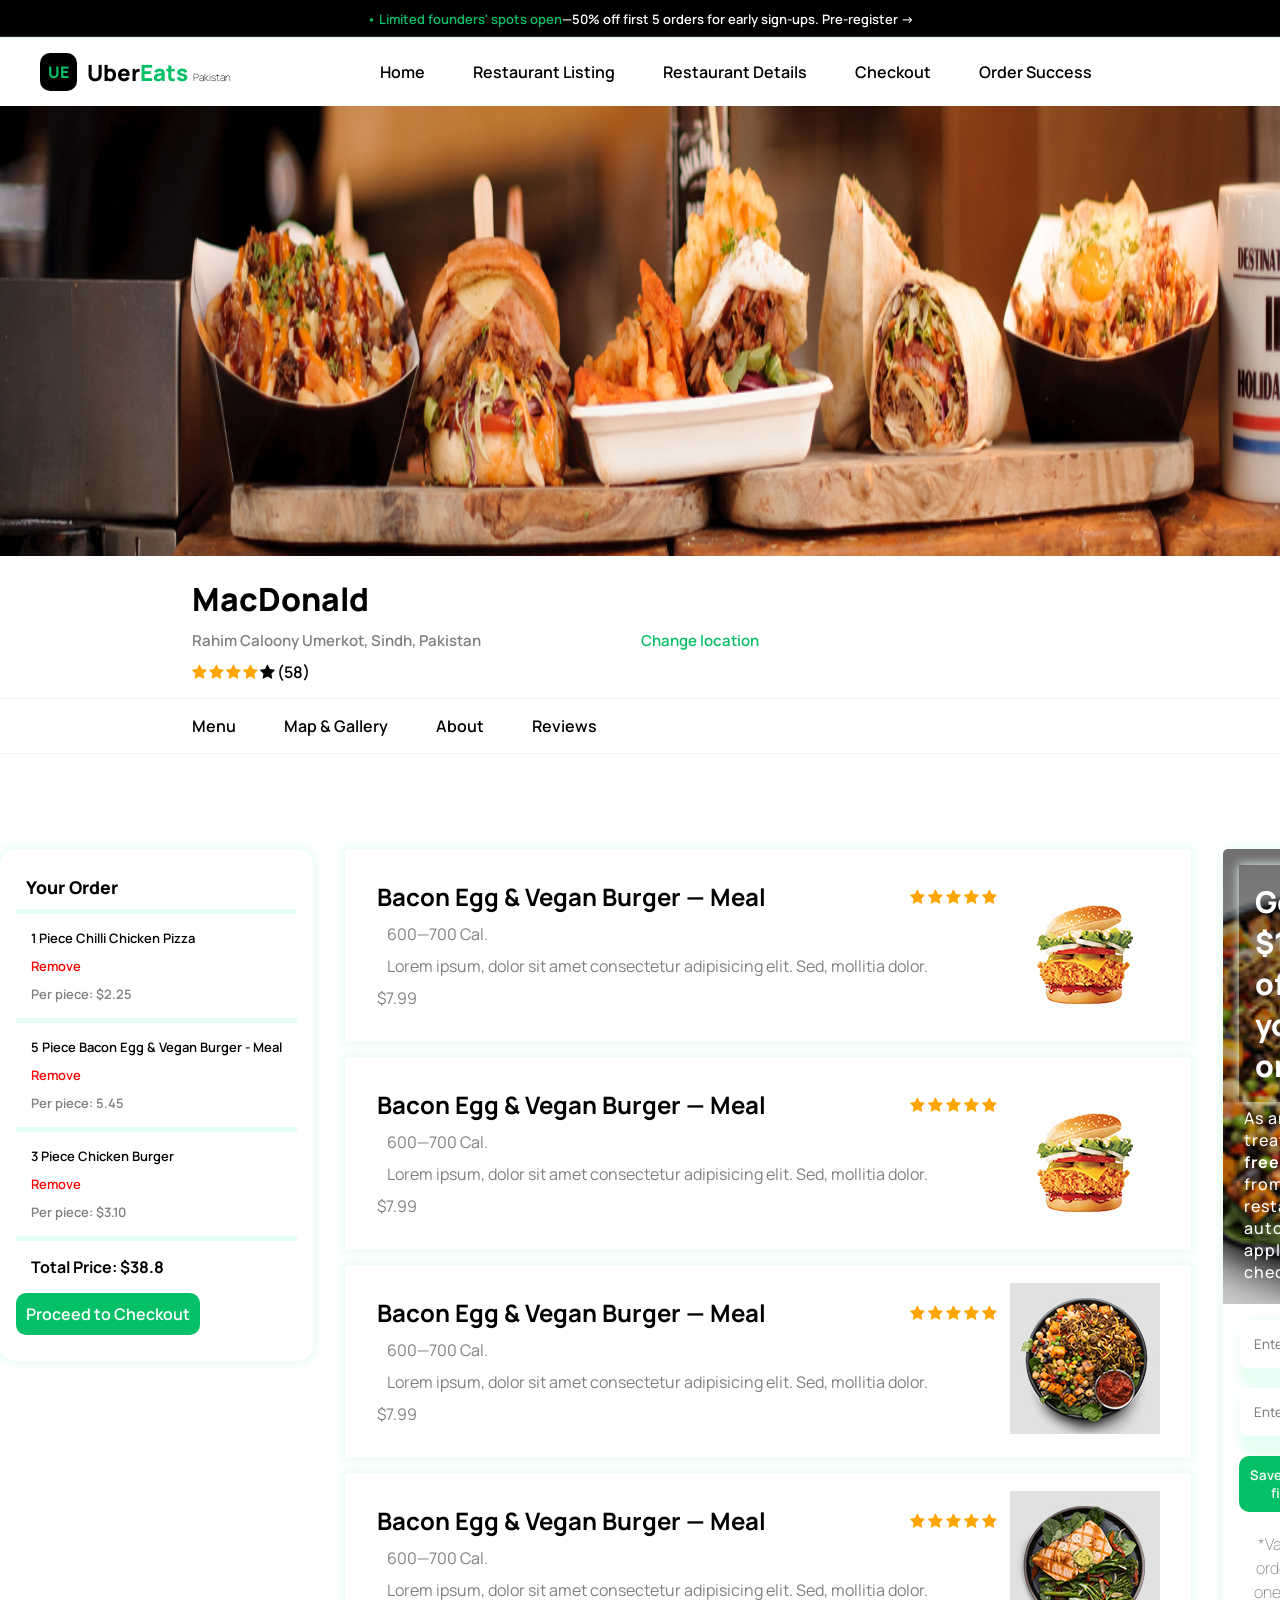
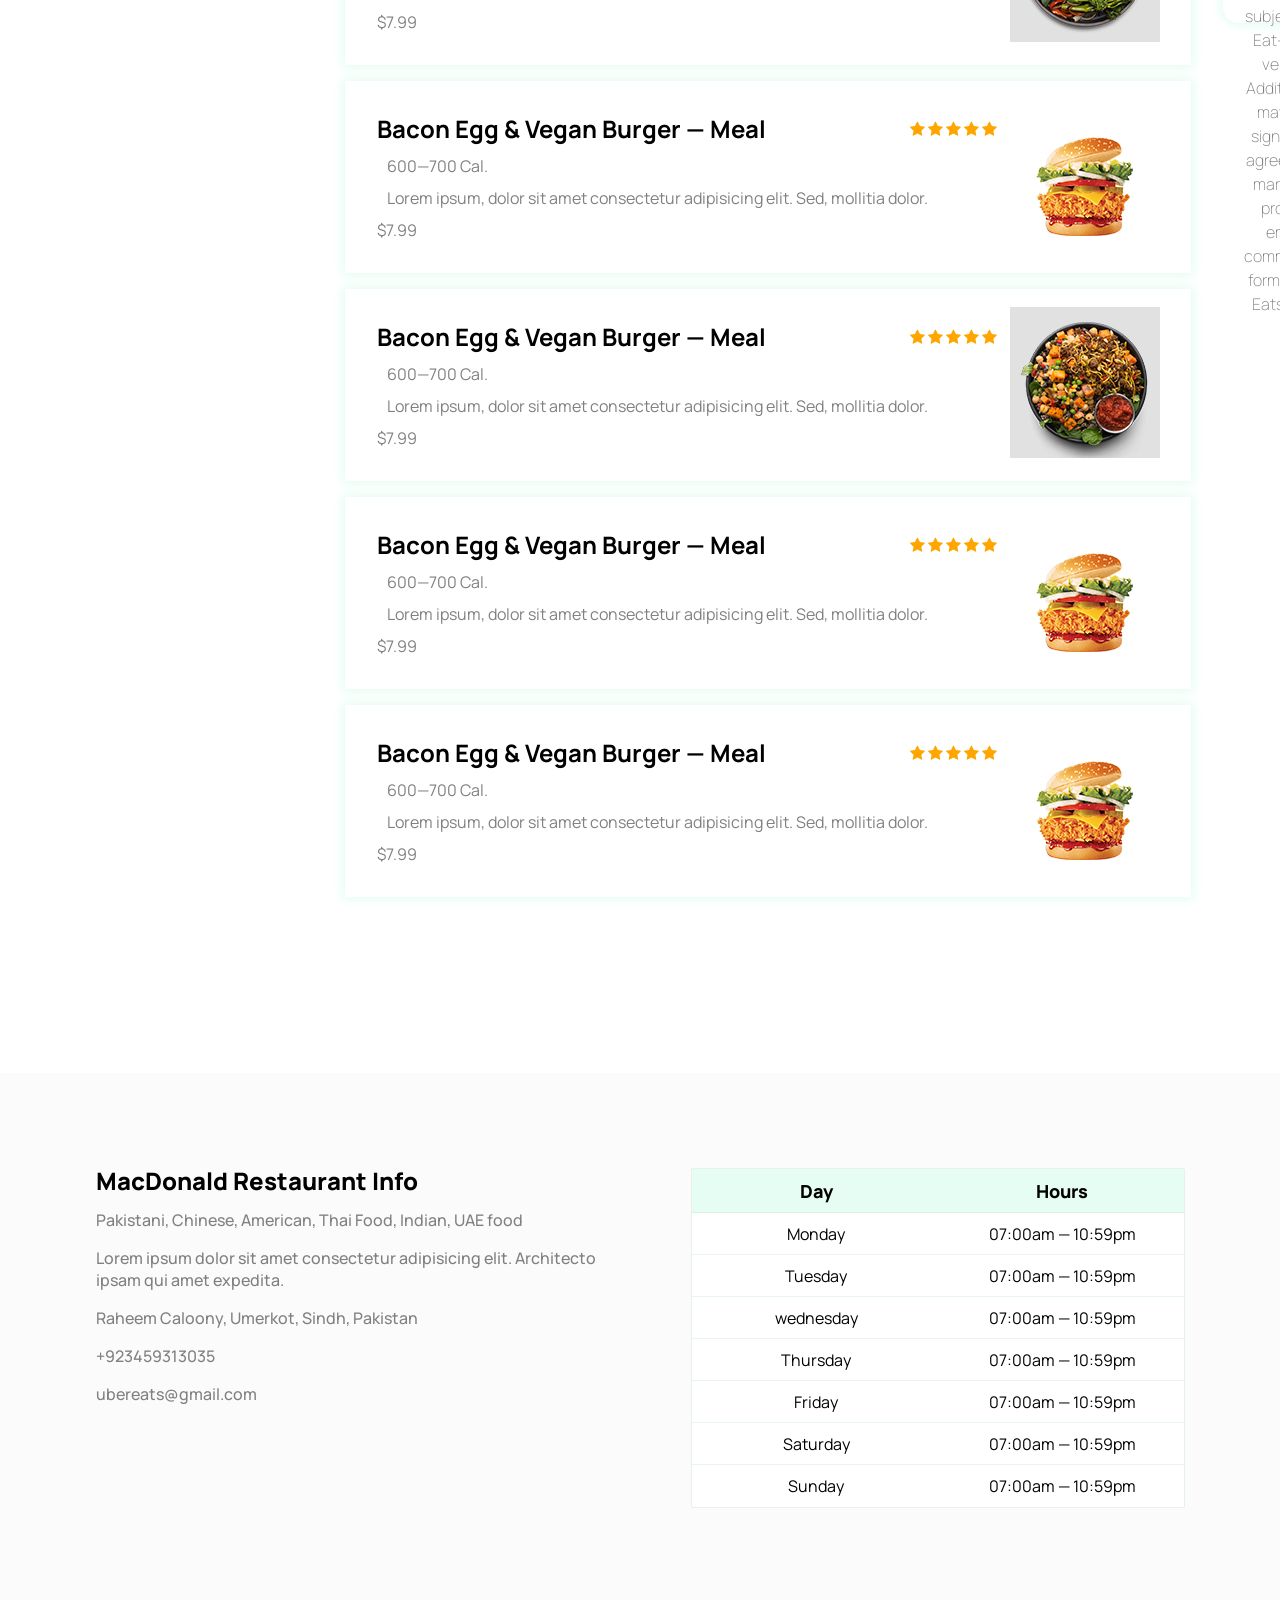
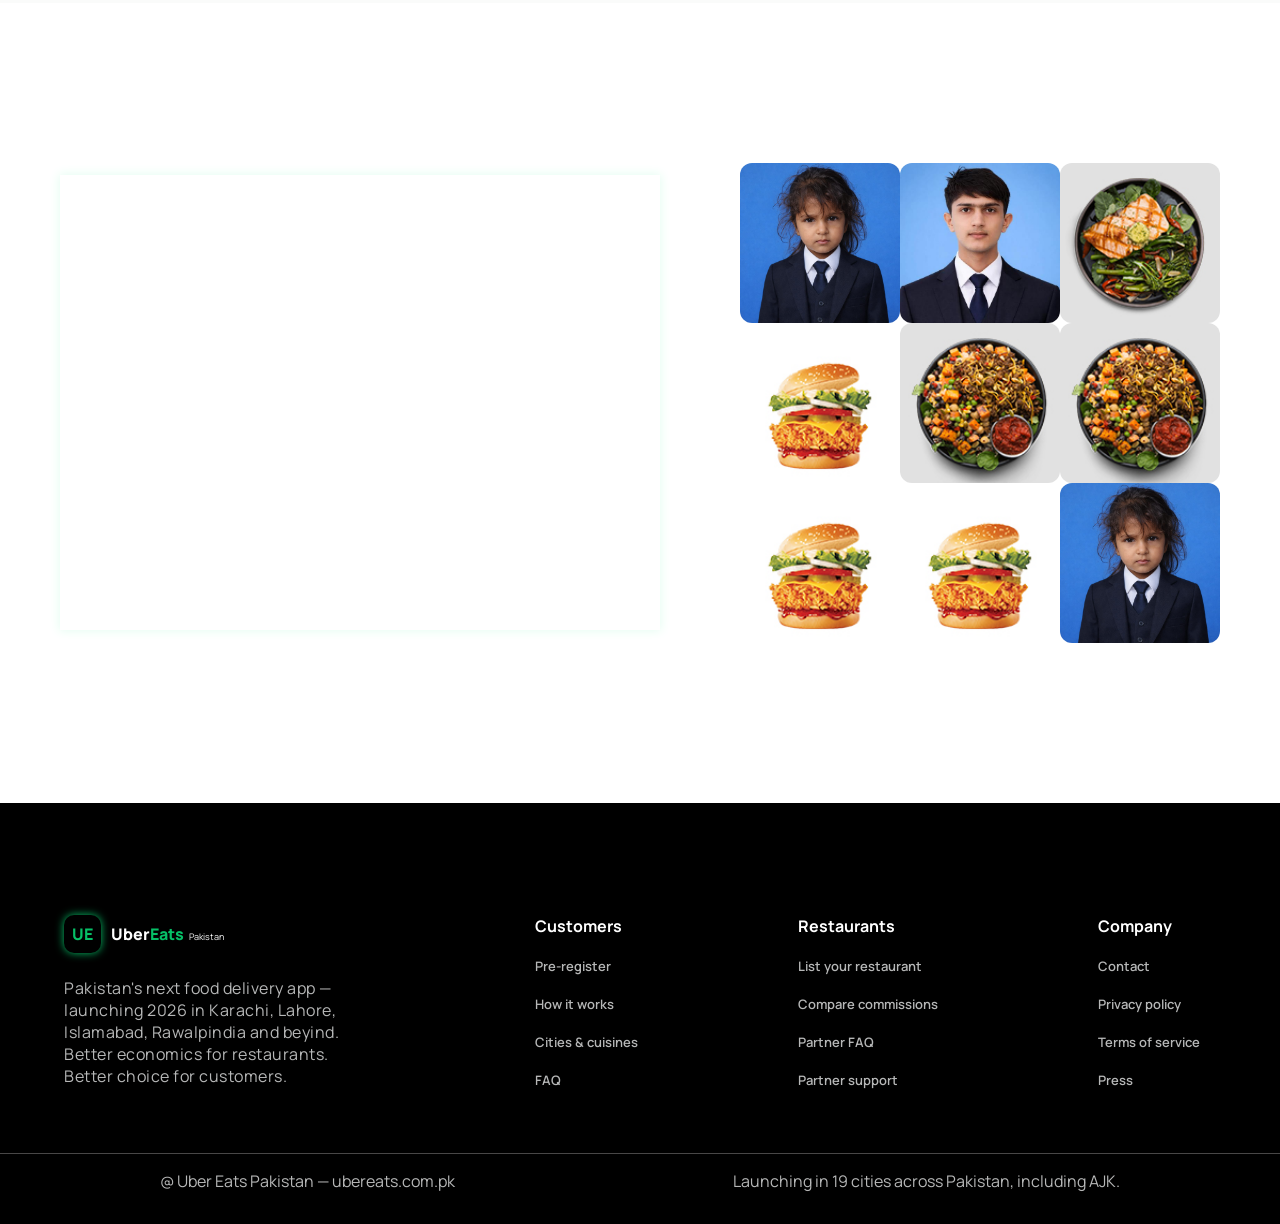
<file: Pages/restaurant-details.html>
<!DOCTYPE html>
<html lang="en">

<head>
    <meta charset="UTF-8">
    <meta name="viewport" content="width=device-width, initial-scale=1.0">
    <title>Resaurant Details - Uber Eats Pakistan</title>
    <link rel="stylesheet" href="../CSS/navbar.css">
    <link rel="stylesheet" href="../CSS/footer.css">
    <link rel="stylesheet" href="../CSS/restaurant-details.css">

    <!-- font family  -->
    <link rel="preconnect" href="https://fonts.googleapis.com">
    <link rel="preconnect" href="https://fonts.gstatic.com" crossorigin>
    <link href="https://fonts.googleapis.com/css2?family=Manrope:wght@200..800&display=swap" rel="stylesheet">

    <!-- icon library -->
    <link rel="stylesheet" href="https://cdnjs.cloudflare.com/ajax/libs/font-awesome/4.7.0/css/font-awesome.min.css">

</head>

<body>
    <header>
        <p class="short-spons"> <span class="short-spons01"> &bull; Limited founders' spots open</span>—50% off first 5
            orders for early sign-ups. Pre-register →</p>
        <nav>
            <div class="left-navbar">
                <a href="#" class="logo">
                    <span class="logo-design">UE</span>
                    <span class="logo-first-name">Uber</span>
                    <span class="logo-second-name">Eats</span>
                    <span class="logo-third-name">Pakistan</span>
                </a>
            </div>
            <ul class="center-navbar">
                <li><a href="../index.html">Home</a></li>
                <li><a href="/Pages/restaurant-listing.html">Restaurant Listing</a></li>
                <li><a href="/Pages/restaurant-details.html">Restaurant Details</a></li>
                <li><a href="/Pages/checkout.html">Checkout</a></li>
                <li><a href="/Pages/order-success.html">Order Success</a></li>
            </ul>
            <!-- <div class="right-navbar">
                <a class="login" href="Pages/login.html">Login</a>
                <a class="signin" href="Pages/signup.html">Sign Up </a>
            </div> -->
        </nav>
    </header>
    <main>
        <!-- banner logo name restaurant navigation etc  -->
        <div>
            <img class="banner-image" src="../assets/images/restaurant-banner.jpg" alt="Restaurant banner">
            <h1 class="restaurant-name">MacDonald</h1>
        </div>
        <div class="restaurant-location">
            <p class="rest-location">Rahim Caloony Umerkot, Sindh, Pakistan</p>
            <a href="#" class="change-location">Change location</a>
        </div>
        <div class="restaurant-rating">
            <span class="fa fa-star checked "></span>
            <span class="fa fa-star checked"></span>
            <span class="fa fa-star checked"></span>
            <span class="fa fa-star checked"></span>
            <span class="fa fa-star "></span>
            <p>(58)</p>
        </div>
        <div class="restaurant-navigation">
            <a href="#restaurant-menu" class="restaurant-nav-link">Menu</a>
            <a href="#map-gallery" class="restaurant-nav-link">Map & Gallery</a>
            <a href="#restaurant-about" class="restaurant-nav-link">About</a>
            <a href="#" class="restaurant-nav-link">Reviews</a>
        </div>

        <!-- main restaurant items and offers etc -->
        <div class="restaurant-items-offers">
            <!-- ordered items  -->
            <div class="your-ordered-item">
                <p class="ordered-item-details">
                    Your Order
                </p>
                <p class="ordered-item">
                    1 Piece Chilli Chicken Pizza <span class="remove-selected-item">Remove</span> <span
                        class="item-price"> Per piece: $2.25</span>
                </p>
                <p class="ordered-item">
                    5 Piece Bacon Egg & Vegan Burger - Meal <span class="remove-selected-item">Remove</span> <span
                        class="item-price">Per piece: 5.45</span>
                </p>
                <p class="ordered-item">
                    3 Piece Chicken Burger <span class="remove-selected-item">Remove</span> <span class="item-price">Per
                        piece: $3.10</span>
                </p>

                <p class="items-total-price">Total Price: <span>$38.8</span></p>
                <a href="#" class="proceed-checkout">Proceed to Checkout</a>
            </div>

            <!-- items details and price  -->
            <div id="restaurant-menu" class="main-item-container">
                <div class="restaurant-items">
                    <div>
                        <div class="item-heading-rating">
                            <h2>Bacon Egg & Vegan Burger &mdash; Meal</h2>
                            <div class="rating">
                                <span class="fa fa-star checked"></span>
                                <span class="fa fa-star checked"></span>
                                <span class="fa fa-star checked"></span>
                                <span class="fa fa-star checked"></span>
                                <span class="fa fa-star checked"></span>
                            </div>
                        </div>
                        <div class="item-calories-bio">
                            <p>600&mdash;700 Cal.</p>
                            <p>Lorem ipsum, dolor sit amet consectetur adipisicing elit. Sed, mollitia dolor.</p>
                        </div>
                        <div class="item-price">$7.99</div>
                    </div>
                    <div>
                        <img class="item-img" src="../assets/images/dish-2.jpg" alt="">
                    </div>
                </div>
                <div class="restaurant-items">
                    <div>
                        <div class="item-heading-rating">
                            <h2>Bacon Egg & Vegan Burger &mdash; Meal</h2>
                            <div class="rating">
                                <span class="fa fa-star checked"></span>
                                <span class="fa fa-star checked"></span>
                                <span class="fa fa-star checked"></span>
                                <span class="fa fa-star checked"></span>
                                <span class="fa fa-star checked"></span>
                            </div>
                        </div>
                        <div class="item-calories-bio">
                            <p>600&mdash;700 Cal.</p>
                            <p>Lorem ipsum, dolor sit amet consectetur adipisicing elit. Sed, mollitia dolor.</p>
                        </div>
                        <div class="item-price">$7.99</div>
                    </div>
                    <div>
                        <img class="item-img" src="/assets/images/dish-2.jpg" alt="">
                    </div>
                </div>
                <div class="restaurant-items">
                    <div>
                        <div class="item-heading-rating">
                            <h2>Bacon Egg & Vegan Burger &mdash; Meal</h2>
                            <div class="rating">
                                <span class="fa fa-star checked"></span>
                                <span class="fa fa-star checked"></span>
                                <span class="fa fa-star checked"></span>
                                <span class="fa fa-star checked"></span>
                                <span class="fa fa-star checked"></span>
                            </div>
                        </div>
                        <div class="item-calories-bio">
                            <p>600&mdash;700 Cal.</p>
                            <p>Lorem ipsum, dolor sit amet consectetur adipisicing elit. Sed, mollitia dolor.</p>
                        </div>
                        <div class="item-price">$7.99</div>
                    </div>
                    <div>
                        <img class="item-img" src="../assets/images/dish-3.jpg" alt="">
                    </div>
                </div>
                <div class="restaurant-items">
                    <div>
                        <div class="item-heading-rating">
                            <h2>Bacon Egg & Vegan Burger &mdash; Meal</h2>
                            <div class="rating">
                                <span class="fa fa-star checked"></span>
                                <span class="fa fa-star checked"></span>
                                <span class="fa fa-star checked"></span>
                                <span class="fa fa-star checked"></span>
                                <span class="fa fa-star checked"></span>
                            </div>
                        </div>
                        <div class="item-calories-bio">
                            <p>600&mdash;700 Cal.</p>
                            <p>Lorem ipsum, dolor sit amet consectetur adipisicing elit. Sed, mollitia dolor.</p>
                        </div>
                        <div class="item-price">$7.99</div>
                    </div>
                    <div>
                        <img class="item-img" src="../assets/images/dish-1.jpg" alt="">
                    </div>
                </div>
                <div class="restaurant-items">
                    <div>
                        <div class="item-heading-rating">
                            <h2>Bacon Egg & Vegan Burger &mdash; Meal</h2>
                            <div class="rating">
                                <span class="fa fa-star checked"></span>
                                <span class="fa fa-star checked"></span>
                                <span class="fa fa-star checked"></span>
                                <span class="fa fa-star checked"></span>
                                <span class="fa fa-star checked"></span>
                            </div>
                        </div>
                        <div class="item-calories-bio">
                            <p>600&mdash;700 Cal.</p>
                            <p>Lorem ipsum, dolor sit amet consectetur adipisicing elit. Sed, mollitia dolor.</p>
                        </div>
                        <div class="item-price">$7.99</div>
                    </div>
                    <div>
                        <img class="item-img" src="../assets/images/dish-2.jpg" alt="">
                    </div>
                </div>
                <div class="restaurant-items">
                    <div>
                        <div class="item-heading-rating">
                            <h2>Bacon Egg & Vegan Burger &mdash; Meal</h2>
                            <div class="rating">
                                <span class="fa fa-star checked"></span>
                                <span class="fa fa-star checked"></span>
                                <span class="fa fa-star checked"></span>
                                <span class="fa fa-star checked"></span>
                                <span class="fa fa-star checked"></span>
                            </div>
                        </div>
                        <div class="item-calories-bio">
                            <p>600&mdash;700 Cal.</p>
                            <p>Lorem ipsum, dolor sit amet consectetur adipisicing elit. Sed, mollitia dolor.</p>
                        </div>
                        <div class="item-price">$7.99</div>
                    </div>
                    <div>
                        <img class="item-img" src="../assets/images/dish-3.jpg" alt="">
                    </div>
                </div>
                <div class="restaurant-items">
                    <div>
                        <div class="item-heading-rating">
                            <h2>Bacon Egg & Vegan Burger &mdash; Meal</h2>
                            <div class="rating">
                                <span class="fa fa-star checked"></span>
                                <span class="fa fa-star checked"></span>
                                <span class="fa fa-star checked"></span>
                                <span class="fa fa-star checked"></span>
                                <span class="fa fa-star checked"></span>
                            </div>
                        </div>
                        <div class="item-calories-bio">
                            <p>600&mdash;700 Cal.</p>
                            <p>Lorem ipsum, dolor sit amet consectetur adipisicing elit. Sed, mollitia dolor.</p>
                        </div>
                        <div class="item-price">$7.99</div>
                    </div>
                    <div>
                        <img class="item-img" src="../assets/images/dish-2.jpg" alt="">
                    </div>
                </div>
                <div class="restaurant-items">
                    <div>
                        <div class="item-heading-rating">
                            <h2>Bacon Egg & Vegan Burger &mdash; Meal</h2>
                            <div class="rating">
                                <span class="fa fa-star checked"></span>
                                <span class="fa fa-star checked"></span>
                                <span class="fa fa-star checked"></span>
                                <span class="fa fa-star checked"></span>
                                <span class="fa fa-star checked"></span>
                            </div>
                        </div>
                        <div class="item-calories-bio">
                            <p>600&mdash;700 Cal.</p>
                            <p>Lorem ipsum, dolor sit amet consectetur adipisicing elit. Sed, mollitia dolor.</p>
                        </div>
                        <div class="item-price">$7.99</div>
                    </div>
                    <div>
                        <img class="item-img" src="../assets/images/dish-2.jpg" alt="">
                    </div>
                </div>
            </div>

            <!-- offers and discounts  -->
            <div class="offers-and-discounts">
                <div class="first-order-discount">
                    <h3>Get $12 off your order</h3>
                    <p class="discount-offer-bio">
                        As an added treat, enjoy <b>free delivery</b> from select restaurants automatically applied at
                        checkout
                    </p>
                </div>
                <div>
                    <form class="discount-offer-form">
                        <input type="email" placeholder="Enter Your Email" required>

                        <input type="number" placeholder="Enter Zip Code">

                        <button type="submit">
                            Save $12 on your first order
                        </button>
                        <p class="discount-valid-till">
                            *Valid on first order only, for one-time use, subject to Uber-Eat-pakistan's verification.
                            Additional terms may apply.By signing up, you agree to recieve marketing and promotional
                            emails and communications form from Uber-Eats-Pakistan.
                        </p>
                    </form>
                </div>
            </div>
        </div>

        <!-- Restaurant about section  -->
        <div id="restaurant-about" class="restaurant-about-section">
            <div class="restaurant-about">
                <h2 class="restaurant-about-title">
                    MacDonald Restaurant Info
                </h2>
                <p class="variety-of-items">Pakistani, Chinese, American, Thai Food, Indian, UAE food</p>
                <p class="restaurant-about-section-bio">Lorem ipsum dolor sit amet consectetur adipisicing elit.
                    Architecto ipsam qui amet expedita.</p>
                <p class="restaurant-address">Raheem Caloony, Umerkot, Sindh, Pakistan</p>
                <p class="restaurant-phone-number">+923459313035</p>
                <p class="restaurant-email">ubereats@gmail.com</p>
                <div class="restaurant-social-media">

                </div>
            </div>
            <div class="restaurant-hours">
                <table>
                    <thead>
                        <tr class="tr-head">
                            <th>Day</th>
                            <th>Hours</th>
                        </tr>
                    </thead>
                    <tbody>
                        <tr>
                            <td>Monday</td>
                            <td>07:00am &mdash; 10:59pm</td>
                        </tr>
                        <tr>
                            <td>Tuesday</td>
                            <td>07:00am &mdash; 10:59pm</td>
                        </tr>
                        <tr>
                            <td>wednesday</td>
                            <td>07:00am &mdash; 10:59pm</td>
                        </tr>
                        <tr>
                            <td>Thursday</td>
                            <td>07:00am &mdash; 10:59pm</td>
                        </tr>
                        <tr>
                            <td>Friday</td>
                            <td>07:00am &mdash; 10:59pm</td>
                        </tr>
                        <tr>
                            <td>Saturday</td>
                            <td>07:00am &mdash; 10:59pm</td>
                        </tr>
                        <tr>
                            <td>Sunday</td>
                            <td>07:00am &mdash; 10:59pm</td>
                        </tr>
                    </tbody>
                </table>
            </div>
        </div>

        <!-- Map and Gallery  -->
        <div id="map-gallery" class="restaurant-map-gallery">
            <div class="restaurant-map">
                <iframe
                    src="https://www.google.com/maps/embed?pb=!1m18!1m12!1m3!1d924247.1420263628!2d66.49600600919112!3d25.19174061264541!2m3!1f0!2f0!3f0!3m2!1i1024!2i768!4f13.1!3m3!1m2!1s0x3eb33e06651d4bbf%3A0x9cf92f44555a0c23!2sKarachi%2C%20Pakistan!5e0!3m2!1sen!2s!4v1784034331242!5m2!1sen!2s"
                    width="600" height="450" style="border:0;" allowfullscreen="" loading="lazy"
                    referrerpolicy="strict-origin-when-cross-origin"></iframe>
            </div>
            <div class="restaurant-gallery">
                <img class="gallery-img" onclick="0" src="../assets/images/aliza.jpg" alt="aliza">
                <img class="gallery-img" onclick="1" src="../assets/images/Anees Ul Rehman.jpg" alt="Anees ul rehman">
                <img class="gallery-img" onclick="2" src="../assets/images/dish-1.jpg" alt="dish">
                <img class="gallery-img" onclick="3" src="../assets/images/dish-2.jpg" alt="dish">
                <img class="gallery-img" onclick="4" src="../assets/images/dish-3.jpg" alt="dish">
                <img class="gallery-img" onclick="5" src="../assets/images/dish-3.jpg" alt="dish">
                <img class="gallery-img" onclick="6" src="../assets/images/dish-2.jpg" alt="dish">
                <img class="gallery-img" onclick="7" src="../assets/images/dish-2.jpg" alt="dish">
                <img class="gallery-img" onclick="8" src="../assets/images/aliza.jpg" alt="aliza">
                
            </div>
        </div>
    </main>
    <footer>
        <div class="footer-container">
            <div class="footer-logo-desc">
                <a href="#" class="footer-logo">
                    <span class="footer-logo-design">UE</span>
                    <span class="footer-logo-first-name">Uber</span>
                    <span class="footer-logo-second-name">Eats</span>
                    <span class="footer-logo-third-name">Pakistan</span>
                </a>
                <p class="footer-container-bio">Pakistan's next food delivery app &mdash; launching 2026 in Karachi,
                    Lahore, Islamabad, Rawalpindia and beyind. Better economics for restaurants. Better choice for
                    customers.</p>
            </div>
            <div class="footer-anchor-link">
                <P class="footer-links-title">Customers</P>
                <a href="#form" class="footer-link">Pre-register</a>
                <a href="#how-it-works" class="footer-link">How it works</a>
                <a href="#cities-causine" class="footer-link">Cities & cuisines</a>
                <a href="#faq" class="footer-link">FAQ</a>
            </div>
            <div class="footer-anchor-link">
                <p class="footer-links-title">Restaurants</p>
                <a href="restaurant-listing.html" class="footer-link">List your restaurant</a>
                <a href="#compare commission" class="footer-link">Compare commissions</a>
                <a href="#faq" class="footer-link">Partner FAQ</a>
                <a href="#" class="footer-link">Partner support</a>
            </div>
            <div class="footer-anchor-link">
                <p class="footer-links-title">Company</p>
                <a href="#" class="footer-link">Contact</a>
                <a href="#" class="footer-link">Privacy policy</a>
                <a href="#" class="footer-link">Terms of service</a>
                <a href="#press" class="footer-link">Press</a>
            </div>
        </div>
        <div class="copyright">
            <p class="copyright-uber-eats">&#64; Uber Eats Pakistan &mdash; ubereats.com.pk</p>
            <p class="launching-across-pk">Launching in 19 cities across Pakistan, including AJK.</p>
        </div>
    </footer>
</body>

</html>
</file>
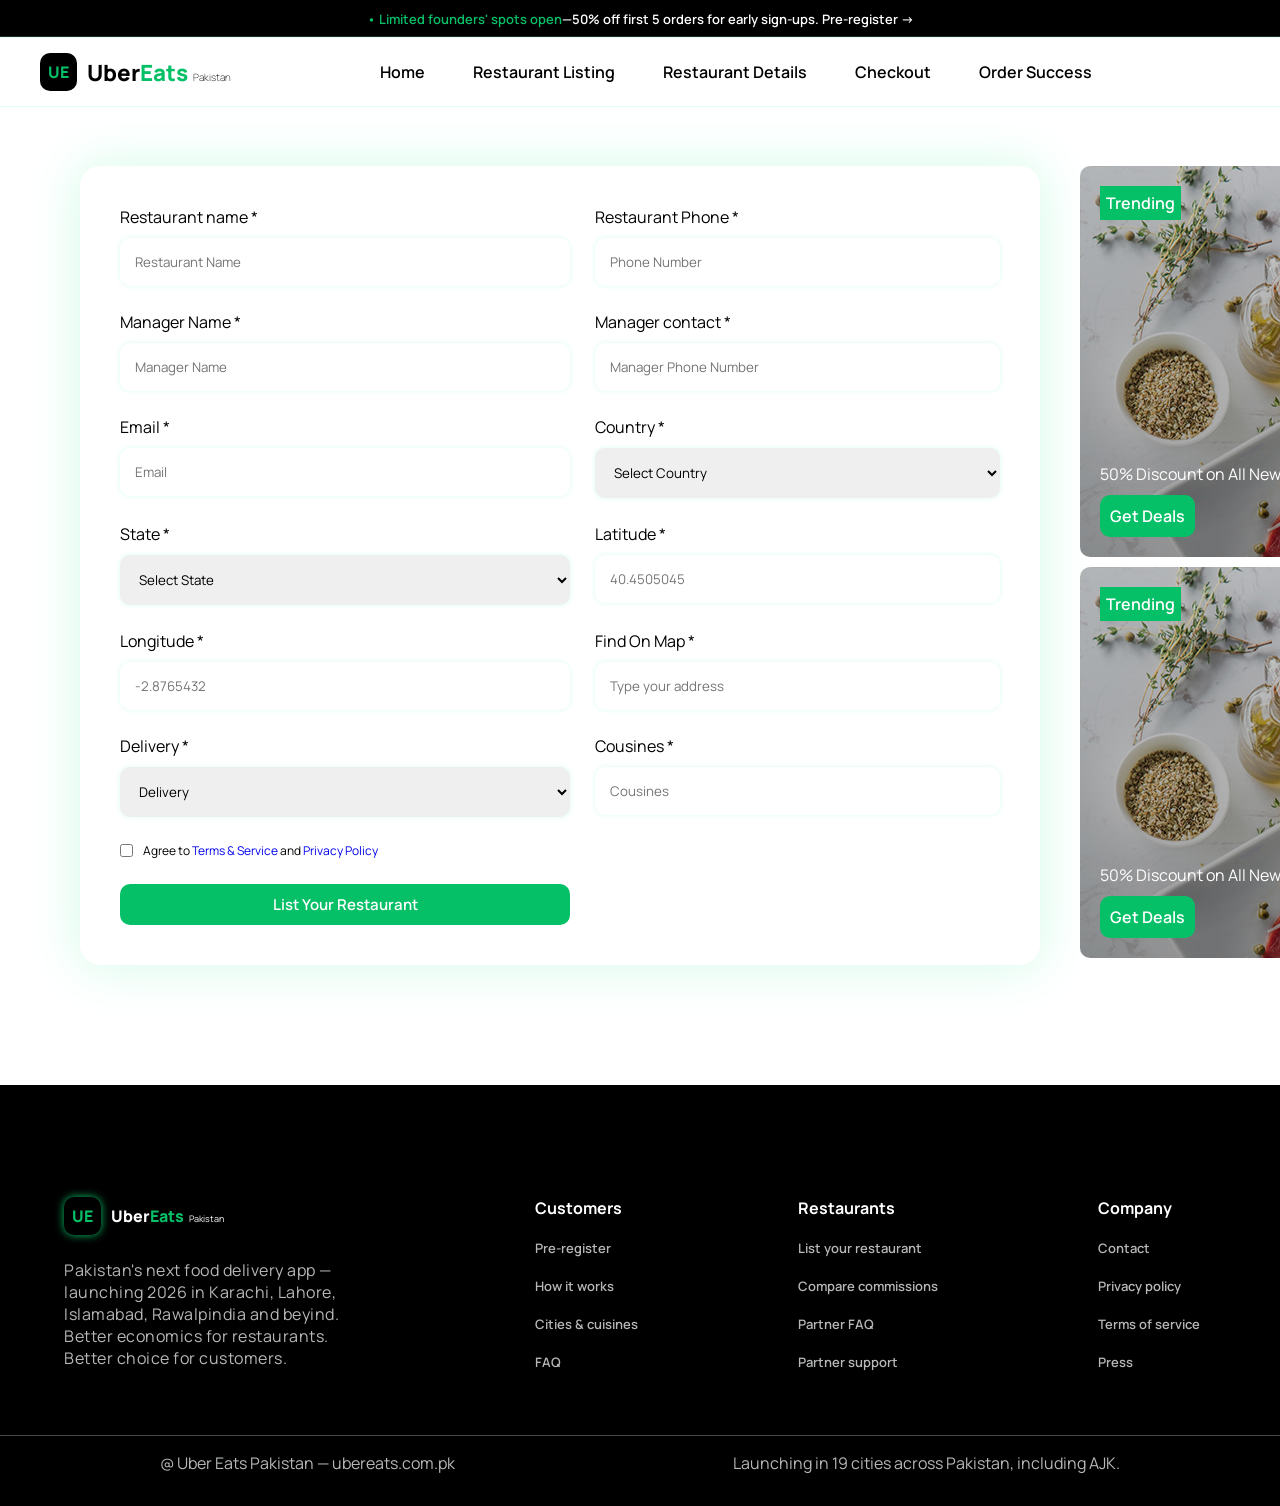
<file: Pages/restaurant-listing.html>
<!DOCTYPE html>
<html lang="en">
<head>
    <meta charset="UTF-8">
    <meta name="viewport" content="width=device-width, initial-scale=1.0">
    <title>List your restaurant - Uber Eats Pakistan</title>
    <link rel="stylesheet" href="../CSS/navbar.css">
    <link rel="stylesheet" href="../CSS/footer.css">
    <link rel="stylesheet" href="../CSS/restaurant-list.css">

    <!-- font family  -->
    <link rel="preconnect" href="https://fonts.googleapis.com">
    <link rel="preconnect" href="https://fonts.gstatic.com" crossorigin>
    <link href="https://fonts.googleapis.com/css2?family=Manrope:wght@200..800&display=swap" rel="stylesheet">
</head>
<body>
    <header>
        <p class="short-spons"> <span class="short-spons01"> &bull; Limited founders' spots open</span>—50% off first 5
            orders for early sign-ups. Pre-register →</p>
        <nav>
            <div class="left-navbar">
                <a href="#" class="logo">
                    <span class="logo-design">UE</span>
                    <span class="logo-first-name">Uber</span>
                    <span class="logo-second-name">Eats</span>
                    <span class="logo-third-name">Pakistan</span>
                </a>
            </div>
           <ul class="center-navbar">
                <li><a href="../index.html">Home</a></li>
                <li><a href="/Pages/restaurant-listing.html">Restaurant Listing</a></li>
                <li><a href="/Pages/restaurant-details.html">Restaurant Details</a></li>
                <li><a href="/Pages/checkout.html">Checkout</a></li>
                <li><a href="/Pages/order-success.html">Order Success</a></li>
            </ul>
            <!-- <div class="right-navbar">
                <a class="login" href="Pages/login.html">Login</a>
                <a class="signin" href="Pages/signup.html">Sign Up </a>
            </div> -->
        </nav>
    </header>
    <main>
        <div class="main-container">
            <div class="list-your-restaurant">
                <form class="list-your-restaurant-container">
                    <div>
                        <label for="name">Restaurant name <span>*</span></label>
                        <input type="text" id="name" class="collect-data" placeholder="Restaurant Name" required>
                    </div>
                    <div>
                        <label for="phone">Restaurant Phone <span>*</span></label>
                        <input type="tel" id="phone" class="collect-data" placeholder="Phone Number" required>
                    </div>
                    <div>
                        <label for="manager">Manager Name <span>*</span></label>
                        <input type="text" id="manager" class="collect-data" placeholder="Manager Name" required>
                    </div>
                    <div>
                        <label for="manager-contact">Manager contact <span>*</span></label>
                        <input type="tel" id="manager-contact" class="collect-data" placeholder="Manager Phone Number" required>
                    </div>
                    <div>
                        <label for="email">Email <span>*</span></label>
                        <input type="email" id="email" class="collect-data" placeholder="Email">
                    </div>

                    <div>
                        <label for="country">Country <span>*</span></label>
                        <select id="country" class="collect-data">
                            <option value="Select Country" disabled selected>Select Country</option>
                            <option value="pakistan">Pakistan</option>
                            <option value="Bangladesh">Bangladesh</option>
                            <option value="Afghanistan">Afghanistan</option>
                            <option value="Saudi Arbia">Saudi Arbia</option>
                            <option value="United Arab Emirates">United Arab Emirates</option>
                            <option value="Indonesia">Indonesia</option>
                            <option value="iran">Iran</option>
                            <option value="india">India</option>
                            <option value="china">China</option>
                            <option value="United Kingdom">United Kingdom</option>
                        </select>
                    </div>
                    <div>
                        <label for="state">State <span>*</span></label>
                        <select id="state" class="collect-data">
                            <option value="select state" selected disabled>Select State</option>
                            <option value="sindh">Sindh</option>
                            <option value="punjab">Punjab</option>
                            <option value="KPK">KPK</option>
                            <option value="balochistan">Balochistan</option>
                            <option value="AJK">Azad Kashmir</option>
                        </select>
                    </div>
                    <div>
                        <label for="latitude">Latitude <span>*</span></label>
                        <input type="number" id="latitude" class="collect-data" placeholder="40.4505045">
                    </div>
                    <div>
                        <label for="longitude">Longitude <span>*</span></label>
                        <input type="number" id="longitude" class="collect-data" placeholder="-2.8765432">
                    </div>
                    <div>
                        <label for="map">Find On Map <span>*</span></label>
                        <input type="text" id="map" class="collect-data" placeholder="Type your address">
                    </div>
                    <div>
                        <label for="delivery">Delivery <span>*</span></label>
                        <select id="delivery" class="collect-data">
                            <option value="delivery">Delivery</option>
                            <option value="pickup">Pickup</option>
                            <option value="pickup and delivery">Pickup & Delivery</option>
                        </select>
                    </div>
                    <div>
                        <label for="cousine">Cousines <span>*</span></label>
                        <input type="text" id="cousine" class="collect-data" placeholder="Cousines">
                    </div>
                    <div class="checkbox">
                        <input type="checkbox" id="checkbox">
                        <label for="checkbox">Agree to <a href="#">Terms & Service</a> and <a href="#">Privacy Policy</a></label>
                    </div>
                    <div class="button">
                        <button type="submit">List Your Restaurant</button>
                    </div>
                </form>
            </div>
            <div class="discounted-offers">
                <div class="discount-offer-for-restaurant">
                    <p class="trending">Trending</p>
                    <p class="discount">50% Discount on All New Restaurants</p>
                    <a class="get-deals" href="#">Get Deals</a>
                </div>
                <div class="discount-offer-for-restaurant">
                    <p class="trending">Trending</p>
                    <p class="discount">50% Discount on All New Restaurants</p>
                    <a class="get-deals" href="#">Get Deals</a>
                </div>
            </div>
        </div>
    </main>
    <footer>
        <div class="footer-container">
            <div class="footer-logo-desc">
                <a href="#" class="footer-logo">
                    <span class="footer-logo-design">UE</span>
                    <span class="footer-logo-first-name">Uber</span>
                    <span class="footer-logo-second-name">Eats</span>
                    <span class="footer-logo-third-name">Pakistan</span>
                </a>
                <p class="footer-container-bio">Pakistan's next food delivery app &mdash; launching 2026 in Karachi, Lahore, Islamabad, Rawalpindia and beyind. Better economics for restaurants. Better choice for customers.</p>
            </div>
            <div class="footer-anchor-link">
                <P class="footer-links-title">Customers</P>
                <a href="#form" class="footer-link">Pre-register</a>
                <a href="#how-it-works" class="footer-link">How it works</a>
                <a href="#cities-causine" class="footer-link">Cities & cuisines</a>
                <a href="#faq" class="footer-link">FAQ</a>
            </div>
            <div class="footer-anchor-link">
                <p class="footer-links-title">Restaurants</p>
                <a href="restaurant-listing.html" class="footer-link">List your restaurant</a>
                <a href="#compare commission" class="footer-link">Compare commissions</a>
                <a href="#faq" class="footer-link">Partner FAQ</a>
                <a href="#" class="footer-link">Partner support</a>
            </div>
            <div class="footer-anchor-link">
                <p class="footer-links-title">Company</p>
                <a href="#" class="footer-link">Contact</a>
                <a href="#" class="footer-link">Privacy policy</a>
                <a href="#" class="footer-link">Terms of service</a>
                <a href="#press" class="footer-link">Press</a>
            </div>
        </div>
        <div class="copyright">
            <p class="copyright-uber-eats">&#64; Uber Eats Pakistan &mdash; ubereats.com.pk</p>
            <p class="launching-across-pk">Launching in 19 cities across Pakistan, including AJK.</p>
        </div>
    </footer>
</body>
</html>
</file>
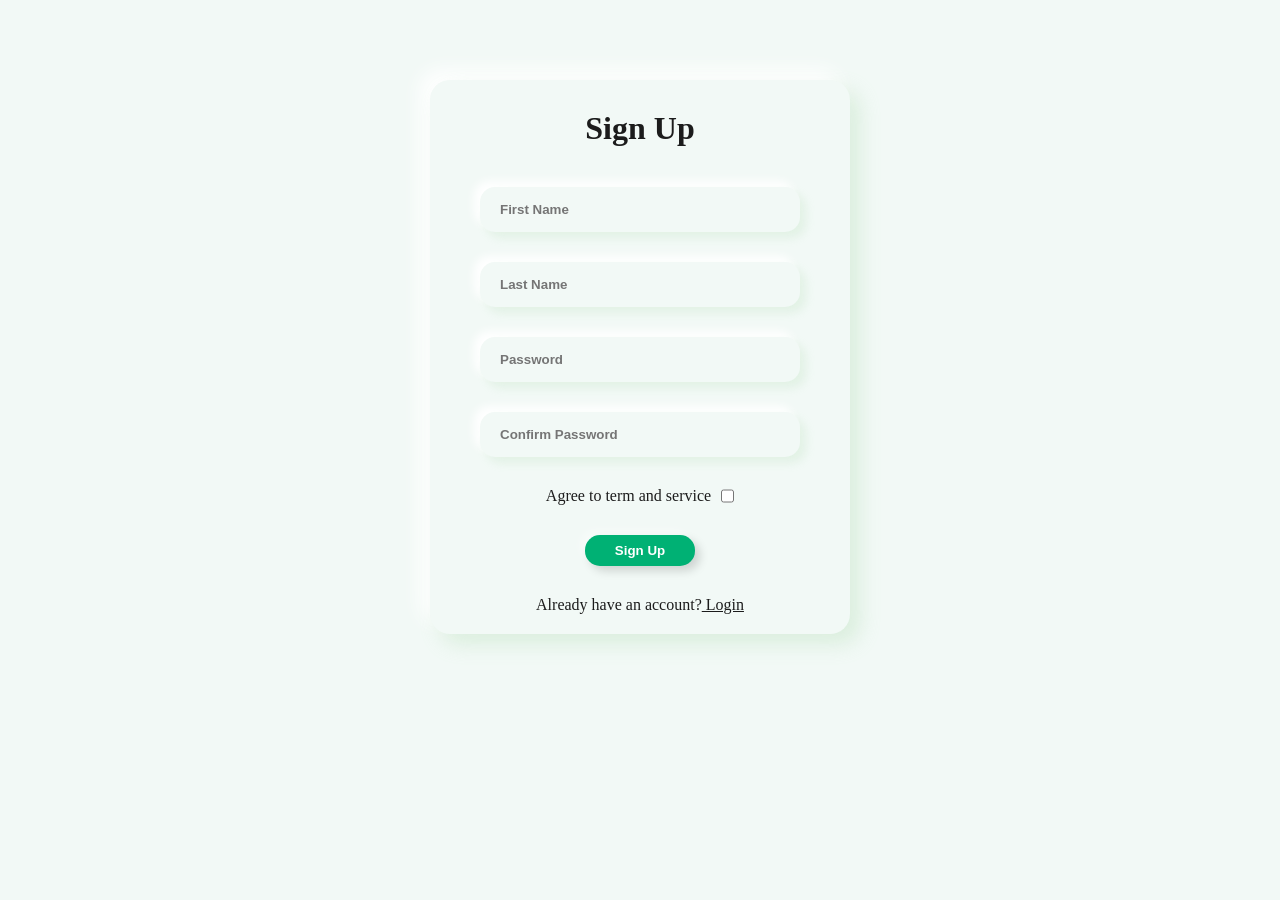
<file: Pages/signup.html>
<!DOCTYPE html>
<html lang="en">

<head>
    <meta charset="UTF-8">
    <meta name="viewport" content="width=device-width, initial-scale=1.0">
    <title>Register Uber Eats Pakistan</title>
    <link rel="stylesheet" href="../CSS/register.css">

    <!-- font family  -->
    <link rel="preconnect" href="https://fonts.googleapis.com">
    <link rel="preconnect" href="https://fonts.gstatic.com" crossorigin>
    <link href="https://fonts.googleapis.com/css2?family=Manrope:wght@200..800&display=swap" rel="stylesheet">
</head>

<body>
    <main>
        <form>
            <div class="register-login">
                <h1>Sign Up</h1>
                <input type="text" placeholder="First Name">
                <input type="text" placeholder="Last Name">
                <input type="password" placeholder="Password">
                <input type="password" placeholder="Confirm Password">
                <div class="privacy">
                    <label id="privacy-policy" for="privacy-policy">Agree to term and service</label>
                    <input type="checkbox" id="privacy-policy">
                </div>
                <button type="submit">Sign Up</button>
                <p>Already have an account?<a href="/Pages/login.html"> Login</a></p>
            </div>
        </form>
    </main>
</body>

</html>
</file>
<file: CSS/navbar.css>
*{
    margin: 0;
    padding: 0;
    box-sizing: border-box;
    text-decoration: none;
    list-style-type: none;
    font-family: 'Manrope', sans-serif;
}

.short-spons {
    font-weight: 600;
    text-align: center;
    padding: 10px;
    color: white;
    background: #000;
    font-size: small;
}

.short-spons01 {
    color: #06C067;
}

/* navbar stylling */
nav {
    display: flex;
    box-shadow: 0px 0px 1px 1px #E5FDF2;
    max-width: 1550px;
    padding: 15px 40px;
    margin: auto;
    align-items: center;
}

/* left navbar section  */
.left-navbar {
    display: flex;
    flex: 0;
}

/* logo creating */
.logo {
    display: flex;
    align-items: center;
    /* margin-left: 7em; */
}

/* logo design  */
.logo-design {
    /* line-height: 1; */
    font-weight: 800;

    display: flex;

    align-items: center;
    justify-content: center;

    padding: 8px;
    border-radius: 10px;

    background: #000;
    color: #06C067;
}

/* logo first name  */
.logo-first-name {
    font-size: 1.4em;
    font-weight: 800;
    margin-left: 10px;
    color: #000;
}

/* logo second name  */
.logo-second-name {
    font-size: 1.4em;
    font-weight: 800;
    color: #06C067;
}

/* logo third name  */
.logo-third-name {
    font-size: 10px;
    font-weight: 200;
    margin-top: 10px;
    margin-left: 5px;
    color: black;
}

/* center navbar section  */
.center-navbar {
    display: flex;
    flex: 1;
    justify-content: center;
    align-items: center;
    gap: 3em;

}

/* right navbar section  */
.right-navbar {
    display: flex;
    flex: 0;
    align-items: center;
    justify-content: center;
    /* margin-right: 7em; */
    gap: 2em;

}

.login,
.signin {
    display: inline-flex;
    font-weight: 600;
    background: #000;
    color: white;

    padding: 10px 22px;
    border-radius: 5px;
    align-items: center;
    justify-content: center;
    white-space: nowrap;
    transition: 0.3s ease;
}

.signin {
    background-color: #06C067;
}

.login:hover {
    background-color: #E5FDF2;
    color: black;
    box-shadow: 0 0 1px 1px #06C067;
}

.signin:hover {
    background-color: #E5FDF2;
    color: black;
    box-shadow: 0 0 1px 1px #06C067;
}

.center-navbar a {
    color: black;
    border-bottom: 2px solid transparent;
    transition: 0.3s ease;
    font-weight: 600;
}

.center-navbar a:hover {
    color: #06C067;
}


/* Responsive design for mobile  */
@media (max-width: 767px) {
    nav{
        flex-direction: column;
        gap: 20px;
        padding: 20px;
    }

    .center-navbar{
        flex-direction: column;
        gap: 20px;
    }

    .right-navbar{
        flex-direction: column;
        gap: 15px;
        width: 100%;
    }

    .login,
    .signin{
        width: 100%;
        max-width: 250px;
    }

    .short-spons{
        font-size: 12px;
    }
}


/* Responsive design for tablet  */
@media (min-width: 767px) and (max-width:1024px) {
    nav{
        flex-direction: column;
        gap: 20px;
    }
    
    .center-navbar{
        flex-wrap: wrap;
        justify-content: center;
        gap: 20px;
    }
}
</file>
<file: CSS/footer.css>
*{
    margin: 0;
    padding: 0;
    box-sizing: border-box;
    list-style-type: none;
    font-family: 'Manrope', sans-serif;
}

/* foooter styling */
.footer-container {
    display: flex;
    background-color: black;
    color: white;
    padding: 7em 5em 4em 4em; 
    margin-top: 3em;
    gap: 10em;
    border-bottom: 1px solid rgb(72, 71, 71);
}

.footer-logo-desc{
    display: flex;
    flex-direction: column;
    width: 30%;
}

/* footer logo creating */

.footer-logo {
    display: flex;
    align-items: center;
    margin-bottom: 1.5em;
}

.footer-logo-design{
    background-color: black;
    color: #06C067;
    font-weight: 800;
    padding: 8px;
    border-radius: 10px;
    margin-right: 10px;  
    box-shadow: 0 0 8px 0 ; 
}

.footer-logo-first-name{
    color: white;
    font-weight: 800;
}

.footer-logo-second-name{
    color: #06C067;
    font-weight: 800;
    margin-right: 5px;
}

.footer-logo-third-name{
    color: white;
    font-size: xx-small; 
    margin-top: 5px;
}

.footer-container-bio{
    color: #B6B7B7;
    letter-spacing: .5px
}

.footer-anchor-link {
    display: flex;
    flex-direction: column;
    gap: 20px;
    flex-shrink: 0;
}

.footer-links-title{
    font-weight: 700;
}

.footer-link{
    color: #B6B7B7;
    font-size: small;
    font-weight: 600;
}

.footer-link:hover{
    color: #06C067;
}

.copyright{
    display: flex;
    padding:  1em 10em 2em 10em;
    justify-content: space-between;
    color: #B6B7B7;
    background-color: black;
}
</file>
<file: CSS/style.css>
* {
    margin: 0;
    padding: 0;
    box-sizing: border-box;
    text-decoration: none;
    list-style-type: none;
}

body {
    font-family: 'Manrope', sans-serif;
    background-color: #FFFFFF;
}

/* home layout */
.home-layout {
    padding: 50px 100px;
    display: flex;
    align-items: flex-start;
    gap: 60px;
    position: relative;
}

/* form styling  */
.lunch-perk-form {
    padding: 10px;
    border: 1px solid #bcead3;
    box-shadow: 50px 0px 100px 10px #d2fce9;
    width: 100%;
    max-width: 550px;
    /* margin: 50px 0 0 0 auto; */
    margin-top: 50px;
    flex-shrink: 0;
    border-radius: 20px;

}

.form-top-section {
    background-color: #F2FBF7;
    padding: 15px 30px;
    border-radius: 20px 20px 0px 0px;
}

.offer-close-time {
    text-align: center;
    font-size: small;
    font-weight: 600;
    padding: 8px;
    background: #000;
    color: white;
    border-radius: 20px;
    width: 100%;
    max-width: 22em;
    letter-spacing: .2px;
    text-transform: uppercase;
    line-height: 1;
}


.bullet {
    color: rgb(11, 255, 11);
    padding-right: 1px;
}

.form-heading {
    margin-top: .3em;
    font-size: 1.5em;
    font-weight: 900;
}

.offer-time {
    font-size: .8em;
    line-height: 1;
    font-weight: 600;
    margin-top: .4em;
    text-transform: capitalize;
}

.form-type {
    padding: 3px 3px;
    display: flex;
    width: 90%;
    margin: 20px;
    background: #F0F3F1;
    border-radius: 10px;
    justify-content: center;
    gap: 10px;
}

.form-type-button {
    width: 100%;
    padding: 12px;
    background: white;
    border: none;
    border-radius: 10px;
    box-shadow: 1px 1px 1px 1px rgb(222, 222, 222);
}

.form-data {
    padding: 10px;
}

.collect-data,
select {
    width: 100%;
    padding: 15px;
    border: none;
    border-radius: 10px;
    box-shadow: 1px 1px 3px 0px rgb(188, 186, 186);
    margin-top: 9px;
}

.food-you-love {
    padding: 10px 0px 0px 10px;
}

.your-fav-food {
    padding: 0px 10px;
    display: grid;
    grid-template-columns: repeat(3, 1fr);
    gap: 10px;
}

.fav-food {
    margin-top: 10px;
}

.place-eating {
    padding: 0px 0px 10px 10px;
    display: flex;
    gap: 50px;
}

.claim-perk {
    padding: 20px 0px 0px 0px;
}

.submit-button {
    font-size: large;
    font-weight: 900;
    padding: 10px;
    width: 100%;
    border-radius: 10px;
    border: none;
    background: #04A055;
    color: white;
    transition: 0.3s ease;
}

.submit-button:hover {
    background-color: #E5FDF2;
    color: black;
    box-shadow: 0 0 1px 1px #06C067;
}

.trust {
    display: flex;
    justify-content: center;
    padding: 9px 0px 20px 0px;
    font-size: small;
    gap: 20px;
}

.tick-mark {
    color: rgb(118, 217, 118);
    font-weight: 800;
}

.sections {
    width: 50%;
    position: sticky;
    top: 30px;
}

.hero-section {
    display: flex;
    flex-direction: column;
    padding: 10px 20px;
}

.announcement {
    font-weight: 600;
    font-size: small;

    background: #E6F9F0;
    color: #04A055;
    text-align: center;
    max-width: 22em;
    padding: 10px;
    border-radius: 20px;
    line-height: 1;
}


.pk {
    padding: 3px;
    font-size: 10px;
}

.hero-heading {
    font-size: 70px;
    font-weight: bolder;
}

.italic-in-h1 {
    font-size: 70px;
    color: rgb(87, 170, 87);
    font-style: italic;
    font-family: initial;
}

.hero-heading-part {
    font-size: 70px;
    font-weight: bolder;
    background: #8eddb4;
    width: fit-content;
}

.hero-section-bio {
    padding: 10px 150px 0px 0px;
    font-size: 20px;
    line-height: 1.5;
}

.offers-for-customers-restaurant {
    display: flex;
    padding: 20px 0px;
    gap: 20px;
    /* box-shadow: 1px 1px 1px 1px #c9c9c9; */
    width: fit-content;


}

.customer-offer,
.restaurant-offer {
    box-shadow: 0px 0px 2px 0px rgb(186, 186, 186);
    padding: 20px;
    border-radius: 20px;
    transition: 0.3s ease;
}

.customer-offer:hover,
.restaurant-offer:hover {
    transform: scale(1.03);
    background-color: #E6F9F0;
}

.offer-heading {
    font-size: 20px;
    font-weight: 900;
}

.offer-bio {
    font-size: 13px;
    font-weight: 400;
    line-height: 1;
}

.our-ratting {
    display: flex;
    box-shadow: 0px 0px 2px 0px rgb(186, 186, 186);
    padding: 10px 48px;
    align-items: center;
    border-radius: 10px;
    width: fit-content;
    gap: 30px;
}

.profile-image-section {
    display: flex;
    position: relative;

}

.profile-image {
    position: relative;
    display: block;
    width: 30px;
    height: 30px;
    border-radius: 20px;
    margin-left: -10px;
    border: 2px solid white;
}

.checked {
    color: orange;
}

.total-number-people {
    font-size: small;
}

/* where we are already  */
.top-cities {
    padding: 8px 16px;
    box-shadow: 0px 0px 2px 0px rgb(186, 186, 186);
    width: fit-content;
    min-width: 34em;
    margin-top: 20px;
    border-radius: 10px;
}

.live-city-header {
    display: flex;
    align-items: center;
    justify-content: space-between;
    margin-top: 10px;
}

.bull {
    color: rgb(87, 170, 87);

}

.header-first-p {
    font-size: large;
    font-weight: 800;
}

.header-small-line {
    font-size: 10px;
    font-weight: 500;
    color: grey;
}

.city {
    display: flex;
    margin-top: 10px;
    justify-content: space-between;
    align-items: center;
    font-weight: 600;
}

.progress-container {
    height: 8px;
    width: 350px;
    border-radius: 10px;
    background-color: lightgrey;
}

.inner-container {
    background-color: rgb(87, 170, 87);
    height: 8px;
    border-radius: 10px;
}

.pre-register-button {
    background-color: black;
    margin-top: 15px;
    border-radius: 10px;
    text-align: center;
     padding: 5px;
     transition: 0.3s ease;
}

.percentage-text {
    font-weight: 600;
    color: rgb(87, 170, 87);
}

.pre-register-button a {
    color: white;
    /* font-size: small; */
    /* justify-content: center; */
    font-weight: 600;
   
}

.pre-register-button:hover {
    background-color: #E5FDF2;
    color: black; 
    box-shadow: 0 0 1px 1px #06C067;
}

.pre-green {
    color: rgb(87, 170, 87);
    display: inline-block;
}


/* press section  */
.press-section {
    display: flex;
    flex-direction: column;
    justify-content: center;
    align-items: center;
    padding: 40px;
    background: #FAFBFA;
    box-shadow: 0 0 1px 0 grey;
}

.featured-in-press {
    margin-bottom: 20px;
    color: grey;
    font-size: small;
    font-weight: 600;
    text-transform: uppercase;
}

.press {
    display: flex;
    gap: 5em;
}

.channel {
    color: grey;
    font-size: medium;
    font-weight: 800;
}

.channel:hover {
    color: black;
    /* cursor:default; */
}


/* How works section  */
.how-works-section {
    display: flex;
    flex-direction: column;
    padding: 50px 100px;
    margin-top: 60px;
    margin-bottom: 60px;
}

.how-works-heading {
    display: flex;
    align-items: center;
    justify-content: space-between;
    margin-bottom: 40px;
}

.how-it-works {
    color: #04A055;
    font-size: medium;
    font-weight: 400;
    margin-bottom: 10px;
}


.how-works-first-heading {
    font-size: 2.5em;
    font-weight: 900;
}

.how-works-second-heading {
    font-weight: 200;
    font-family: initial;
    font-style: italic;
    color: rgb(87, 170, 87);
}

.start-now {
    padding: 10px;
    color: white;
    background-color: black;
    border-radius: 10px;
    transition: 0.3s ease;
}

.start-now:hover {
    background-color: #E5FDF2;
    color: black;
    box-shadow: 0 0 1px 1px #06C067;
}

.how-works-cards {
    display: flex;
    gap: 30px;
}

.how-it-works-card {
    padding: 40px;
    width: fit-content;
    background-color: #FAFBFA;
    border-radius: 10px;
    box-shadow: 0 0 1px 0 grey;
    transition: 0.3s ease;
}

.card-number {
    padding: 5px;
    font-size: large;
    font-weight: 900;
    width: fit-content;
    background-color: black;
    color: #04A055;
    border-radius: 8px;
    margin-bottom: 20px;
}

.card-title {
    font-size: 20px;
    font-weight: 900;
    margin-bottom: 10px;
}

.card-bio {
    color: grey;
    line-height: 1.5;
}

.how-it-works-card:hover {
    box-shadow: 0 0 5px 0 #04A055;
    transform: translate(-2px) scale(1.01);
}

/* uber vs other delivery apps  */
.uber-vs-other-section {
    padding: 50px 100px;
    background-color: #FAFBFA;
    box-shadow: 0 0 1px 0 gray;
}

.uber-vs-other {
    display: flex;
    flex-direction: column;
    justify-content: center;
    align-items: center;
}

.side-by-side {
    background: #E6F9F0;
    width: fit-content;
    padding: 10px;
    border-radius: 20px;
    text-transform: uppercase;
    color: #04A055;
    font-size: smaller;
    line-height: 1;
    font-weight: 500;
    margin-top: 30px;
}

.uber-vs-other-title {
    font-size: 50px;
    font-weight: 900;
    margin-bottom: 10px;
}

.uber-vs-other-bio {
    padding: 0 350px;
    justify-content: center;
    font-weight: 500;
    color: grey;
    line-height: 1.5;
    letter-spacing: 1px;
}

.table {
    margin-top: 3em;
    display: flex;
    justify-content: center;
    align-items: center;
}

table {
    border-collapse: collapse;
}

.tr-head {
    box-shadow: 0 0 1px 0 grey;
    border-radius: 10px 10px 0 0;

}

tr {
    box-shadow: 0 0 1px 0 grey;
    transition: 0.3s ease;
}

tr:hover {
    transform: translatey(-5px) scale(1.01);
    color: #04A055;
}

td,
th {
    padding: 20px;
    text-align: left;
}

td {
    background-color: white;
    font-weight: 600;
    line-height: 1;
}

.table-last-line {
    margin-top: 20px;
    font-size: 10px;
    color: grey;
    letter-spacing: .5px;
    text-align: center;
}

/* Why Uber Eats Pakistan  */
.future-of-uber-eats {
    display: flex;
    flex-direction: column;
    margin-top: 5em;
    margin-bottom: 5em;
}

.built-for-2026 {
    display: flex;
    flex-direction: column;
    align-items: center;
}

.why-uber-eats {
    line-height: 1;
    font-size: smaller;
    font-weight: 600;
    letter-spacing: 1px;
    color: #04A055;
    text-transform: uppercase;
    background-color: #E6F9F0;
    padding: 10px;
    border-radius: 10px;
    margin-bottom: 15px;
}

.pakistan-next-delivery {
    display: flex;
    flex-direction: column;
    align-items: center;
    font-size: 40px;
    font-weight: 900;
    margin-bottom: 15px;
}

.built-for-future {
    color: #04A055;
    font-style: italic;
    font-family: initial;
}

.future-of-uber-eats-bio {
    margin: 0 25em;
    text-align: center;
    color: grey;
    margin-bottom: 3em;
}

.cities-and-food-type {
    display: flex;
    padding: 0 12em;
    gap: 3em;
}

.order-food-city,
.food-types {
    padding: 20px;
    box-shadow: 0 0 1px 0 grey;
    border-radius: 10px;
    transition: 0.3s ease;
}

.order-food-city:hover,
.food-types:hover {
    box-shadow: 0 0 2px 0 #04A055;
    transform: translateY(-5px) scale(1.03);
}

.cities-and-food-type-heading {
    font-size: larger;
    font-weight: 800;
    margin-bottom: 10px;
}

.cities-and-food-type-bio {
    color: grey;
}

.major-cities {
    padding: 10px;
    gap: 10px;
}

.cities-and-foods {
    display: inline-block;
    margin: 5px 5px 5px 5px;
    padding: 8px;
    text-align: center;
    background-color: #FAFBFA;
    box-shadow: 0 0 1px 0 grey;
    border-radius: 20px;
}

.cities-and-foods:hover {
    background-color: #E5FDF2;
    color: black;
    box-shadow: 0 0 1px 1px #06C067;
}

/* tired of high paying commission  */
.tired-of-paying-high-commission {
    display: flex;
    color: white;
    background-color: black;
    margin: 0 11em;
    border-radius: 15px;
    align-items: center;
    margin-bottom: 10em;
    transition: 0.3s ease;
}

.tired-of-paying-high-commission:hover {
    transform: translateY(-1px) scale(1.02);
}

.tired-of-paying-25,
.facilities-for-restaurant-owners {
    display: flex;
    flex-direction: column;
    justify-content: center;
    width: 37em;
    padding: 70px 40px;
}

.for-restaurant-owners {
    color: #04A055;
    /* font-size: large; */
    line-height: 1;
    font-weight: 600;
    margin-bottom: 1em;
}

.tired-of-paying {
    font-size: 2em;
    font-weight: 900;
    margin-bottom: 10px;
    width: fit-content;
}

.tired-of-paying-bio {
    color: grey;
    margin-bottom: 2.5em;
}

.buttons {
    display: flex;
    align-items: center;
    gap: 10px;
}

.list-your-restaurant {
    font-weight: 600;
    line-height: 1;
    padding: 1em;
    color: white;
    width: fit-content;
    background: #04A055;
    border-radius: 20px;
    transition: 0.3s ease;
}

.list-your-restaurant:hover {
    background-color: #E5FDF2;
    color: black;
    box-shadow: 0 0 1px 1px #06C067;
    transform: translateY(-3px) scale(1.03);
}

.read-faq {
    font-weight: 600;
    line-height: 1;
    padding: 1em;
    color: white;
    width: fit-content;
    border-radius: 20px;
    box-shadow: 0 0 2px 0;
    transition: 0.3s ease;
}

.read-faq:hover {
    transform: translateY(-3px) scale(1.03);
    background-color: #E5FDF2;
    color: black;
    box-shadow: 0 0 1px 1px #06C067;
}

.facilities-for-restaurant-owners {
    gap: 15px;
    padding-inline: 10px;
}

.correct-mark {
    background-color: #04A055;
    padding: 0 3px;
    border-radius: 30px;
    margin-right: 5px;
    color: black;
}

.facility {
    background-color: #141816;
    box-shadow: 0 0 1px 0;
    padding: 15px;
    border-radius: 30px;
}

.facility:hover {
    background-color: black;
}

/* frequently asked question and answer  */
.faq-you-want {
    display: flex;
    background: #FAFBFA;
    position: relative;
    align-items: flex-start;
    margin-bottom: 8em;
}

.faq-you-want-intro {
    width: 100%;
    position: sticky;
    top: 30px;
    display: flex;
    align-self: flex-start;
    flex-direction: column;
    padding: 6em;
}

.faq {
    color: #04A055;
    font-weight: 600;
    margin-bottom: 1em;
}

.faq-heading {
    font-size: 2.3em;
    font-weight: bolder;
    margin-bottom: 15px;
}

.faq-bio {
    color: grey;
    margin-bottom: 15px;
}

.talk-to-our-call-center {
    background-color: white;
    width: fit-content;
    padding: 20px 15px;
    border-radius: 20px;
    box-shadow: 0 0 1px 0 grey;
    transition: o.3s ease;
}

.talk-to-our-call-center:hover{
    background-color: #E5FDF2;
    color: black;
    box-shadow: 0 0 1px 1px #06C067;
}

.call-center-heading {
    font-weight: 600;
    margin-bottom: 8px;
}

.call-center-bio {
    color: grey;
    font-size: 15px;
    margin-bottom: 8px;
}

.email {
    color: #04A055;
    font-weight: 600;
}

.faq-q-and-answers {
    padding: 5em 0;
}

.question-and-answer {
    background-color: white;
    width: 80%;
    padding: 20px 40px;
    border-radius: 20px;
    margin-bottom: 2em;
    box-shadow: 0 0 1px 0 rgb(175, 175, 175);

}

.question {
    font-size: 17px;
    font-weight: 600;
    margin-bottom: 8px;

}

.answer {
    color: grey;
}

/* Dont't miss the founder window section  */
.founder-window {
    display: flex;
    flex-direction: column;
    width: fit-content;
    align-items: center;
    justify-self: center;
    background-image: linear-gradient(#E3F8EE, #EFFBF5);
    border-radius: 60px;
    padding: 5em;
    margin-bottom: 5em;
    box-shadow: 0 0 2px 0 #32a64b;
    transition: 0.3s ease;
}

.founder-window:hover {
    box-shadow: 0 0 10px 0 #06C167;
    transform: translateY(-3px) scale(1.02);

}

.founder-window-heading {
    font-size: 2.6em;
    font-weight: 900;
    margin-bottom: 15px;
}

.founder-window-bio {
    font-size: 20px;
    width: 26em;
    margin-bottom: 2em;
}

.founder-window-button {
    padding: 20px;
    background-color: #06C167;
    border-radius: 30px;
    color: black;
    font-weight: 600;
    box-shadow: 0 0 5px 0 #06C167;
    letter-spacing: 1px;
    margin-bottom: 1em;
    transition: 0.3s ease;
}

.founder-window-button:hover {
    background-color: #E5FDF2;
    color: black;
    box-shadow: 0 0 1px 1px #06C067;
}
</file>
<file: CSS/register.css>
*{
    margin: 0;
    padding: 0;
    box-sizing: border-box;
}

body{
    font-family: 'Monrope' sans-serif;
    display: flex;
    align-items: center;
    justify-content: center;
    padding: 5em;
    background-color: #f2f9f6;
}

.register-login{
    display: flex;
    flex-direction: column;
    width: 420px;
    padding: 20px;
    justify-content: center;
    align-items: center;
    box-shadow: 
    /* dark shadow (bottom-right) */
    10px 10px 20px rgba(165, 214, 167, 0.3),
    -10px -10px 20px #ffffff;
    border-radius: 20px;
    gap: 30px;
    color: #1c1c1c;

}

h1{
    padding: 10px;

}

input{
    width: 320px;
    padding: 15px 20px;
    border-radius: 15px;
    box-shadow:
    /* dark shadow (bottom-right) */
     6px 6px 10px rgba(165, 214, 167, 0.2),
    /*white shadow (top-left) */
     -6px -6px 10px #ffffff;
    background: #f2f9f6;
    border: none;
    font-weight: 550;
    transition: all 0.3s ease;
}

input:focus{
    box-shadow: 
    inset 5px 5px 0 rgba(165, 214, 167, 0.3),
    inset -5px -5px 0 #ffffff;
    border: none;
    outline: none;
}

.privacy{
    display: flex;
    gap: 10px;
}

#privacy-policy{
    width: fit-content;
    box-shadow: none;
}

button{
    background-color: #00b174;
    color: white;
    border: none;
    border-radius: 15px;
    padding: 8px 30px;
    cursor: pointer;
    font-weight: 550;
    box-shadow:
    /* Dark shadow (bottom-right) */
    5px 5px 10px rgba(0, 0, 0, 0.15),
    /* white shadow (top-left) */
    -5px -5px 10px rgba(255, 255, 255, 0.4);
    transition: all 0.2s ease; /* click smooth */
}

button:active{
    /* ander ki taraf dhusa hua */
    box-shadow: 
    inset 3px 3px 0px rgba(0, 0, 0, 0.15),
    inset -3px -3px 0px rgba(255, 255, 255, 0.4);
    transform: scale(0.98);
}

p{
    color: #1c1c1c;
}

a{
    color: #1c1c1c;
}

a:hover{
    color: #00b174;
}
</file>
<file: CSS/checkout.css>
* {
    margin: 0;
    padding: 0;
    box-sizing: border-box;
    text-decoration: none;
}

body {
    font-family: 'Manrope' sans-serif;
}

main{
    display: flex;
    flex-direction: column;
    align-items: center;
}

.order-success {
    display: flex;
    flex-direction: column;
    text-align: center;
    align-items: center;
    padding: 3.5pc;
    gap: 1pc;
}

h1{
    font-size: 1.5pc;
    font-weight: 800;
}

.order-success-bio {
    width: 30pc;
    font-weight: 500;
    color: grey;
}

.order-summary{
    padding: 3pc;
}

caption{
    padding: 1pc;
    box-shadow: 5px 3px 3px 0px #E2FDF1;
    font-weight: 600;
    transition: 0.3s ease;
}

table{
    border-collapse: collapse;
}

td{
    width: 20pc;
    padding: 1pc;
    text-align: left;  
}

tr{
    display: flex;     
    align-items: center;
    box-shadow: 5px 3px 3px 0px #E2FDF1;
    transition: 0.3s ease;
}

tr:hover,
caption:hover{
    background-color: #E2FDF1;
    font-weight: 900;
    transform: translateY(-3px) scale(1.03);
}
</file>
<file: CSS/restaurant-details.css>
* {
    margin: 0;
    padding: 0;
    box-sizing: border-box;
    font-family: 'Manrope', sans-serif;
}

html{
    scroll-behavior: smooth;
}

.restaurant-name,
.restaurant-location,
.restaurant-rating {
    padding: .3pc 12pc;
}

.banner-image {
    display: block;
    width: 100%;
    height: 50vh;
}

.restaurant-name {
    margin-top: 1pc;
    font-weight: 800;
}

.restaurant-location {
    font-size: 15px;
    font-weight: 600;
    display: flex;
    gap: 10pc;
}

.rest-location {
    color: grey;
}

.change-location {
    color: #06C067;
}

.change-location:hover {
    color: #267c53;
}

.restaurant-rating {
    display: flex;
    font-weight: 600;
    align-items: center;
    gap: 2px;
    padding-bottom: 1pc;
}

.checked {
    color: orange;
}

.restaurant-navigation {
    padding: 1pc 12pc;
    box-shadow: 0 0 1px 0 rgb(168, 168, 168);
    display: flex;
    gap: 3pc;
}

.restaurant-nav-link {
    color: black;
    font-weight: 600;
}

.restaurant-nav-link:hover {
    color: #06C067;
}

/* available items and offers and selected items */
.restaurant-items-offers {
    display: flex;
    padding: 6pc 0;
    gap: 2pc;
    position: relative;
    margin-bottom: 4pc;
}


/* ordere items card  */
.your-ordered-item {
    display: flex;
    flex-direction: column;
    flex-shrink: 0;
    /* background-color: #E5FDF2; */
    box-shadow: 0 0 10px 3px #E5FDF2;
    padding: 1pc;
    border-radius: 1pc;
    max-height: 32pc;
    position: sticky;
    top: 30px;
}


.ordered-item-details {
    padding: 10px;
    font-weight: 900;
    font-size: 1.1pc;
    box-shadow: 0 5px 0 0 #E5FDF2;
    margin-bottom: 5px;
}

.ordered-item {
    padding: 15px;
    box-shadow: 0 5px 0 0 #E5FDF2;
    display: flex;
    flex-direction: column;
    gap: 10px;
    margin-bottom: 5px;
    font-size: small;
    font-weight: 600;
}

.remove-selected-item {
    color: red;
}

.remove-selected-item:hover {
    color: #06C067;
}

.item-price {
    color: grey;
}

.items-total-price {
    padding: 15px;
    font-weight: 700;
}

.proceed-checkout {
    padding: 10px;
    font-weight: 600;
    background-color: #06C067;
    width: fit-content;
    border-radius: 10px;
    color: white;

}

.proceed-checkout:hover{
    background-color: #E5FDF2;
    box-shadow: 0 0 10px 0 #06C067;
    color: black;
}

/* items details price and images */


.restaurant-items {
    display: flex;
    box-shadow: 0 0 10px 3px #E5FDF2;
    justify-content: center;
    align-items: center;
    width: 52.9pc;
    height: 12pc;
    padding: 2pc;
    margin-bottom: 1pc;
}

.item-heading-rating {
    display: flex;
    align-items: center;
    gap: 9pc;
    width: 39.55pc;
}

.item-calories-bio {
    display: flex;
    flex-direction: column;
    padding: 10px;
    gap: 10px;
    color: grey;
}


/* offers and discounts  */
.offers-and-discounts {
    display: flex;
    flex-direction: column;
    align-items: center;
    border-radius: 1pc;
    width: 300px;
    height: 86vh;
    box-shadow: 0 0 10px 3px #E5FDF2;
    /* position: fixed; */
    top: 30px;
    position: sticky;
    
    
}

.first-order-discount {
    display: flex;
    flex-direction: column;
    background-image:
    linear-gradient(rgba(0, 0, 0, 0.5), rgba(0, 0, 0, 0.1)),
    url(/assets/images/dish-3.jpg);
    background-size: cover;
    background-position: center;
    background-repeat: no-repeat;
    border-radius: 5px 5px 0 0; 
    padding: 1pc;

}

h3{
    font-size: 30px;
    padding: 1pc;
    box-shadow: 0 0 10px 0  #E5FDF2;
    color: white;
    font-weight: 900;
}

.discount-offer-bio {
    color: white;
    padding: 5px;
    letter-spacing: 1px;
    font-weight: 500;
}

/* discounts offer form  */

.discount-offer-form {
    display: flex;
    flex-direction: column;
    padding: 1pc;
    gap: 20px;
    align-items: center;
}

input {
    width: 100%;
    padding: 15px;
    border-radius: 8px;
    border: none;
    outline: none;
    box-shadow: 10px 10px 10px 10px #E5FDF2;

}

button {
    width: 100%;
    background-color: #06C067;
    padding: 10px;
    border-radius: 10px;
    border: none;
    font-weight: 600;
    color: white;
}

button:hover{
    background-color: #E5FDF2;
    box-shadow: 0 0 10px 0 #06C067;
    color: black;
}

.discount-valid-till {
    font-weight: 200;
    color: grey;
    line-height: 1.5;
    text-align: center;
}

/* Restaurant about section  */
.restaurant-about-section{
    display: flex;
    justify-content: center;
    gap: 4pc;
    background-color: #FAFBFA;
    padding: 6pc;
    position: relative;
    margin-bottom: 10pc;
}

.restaurant-about{
    display: flex;
    flex-direction: column;
    gap: 1pc;
    position: sticky;
    top: 30px;
    height: 18pc;
}

.restaurant-about-title{
    font-weight: 800;
    line-height: 1;
}

.variety-of-items,
.restaurant-about-section-bio,
.restaurant-address,
.restaurant-phone-number,
.restaurant-email{
    font-weight: 500;
    color: grey;
}


.restaurant-social-media{

}

/* restaurant about section hours table  */
table{
    border-collapse: collapse;
}

thead tr th{
    background-color: #E5FDF2;
    font-size: large;
    font-weight: 900;
}

tr{
    box-shadow: 0 0 1px 0 #86c4a7; 
    transition: 0.3s ease;
}


th,td{
    background-color: white;
    padding: 10px;
    width: 20pc;
    text-align: center;
}

tr:hover{
    transform: translateY(-3px) scale(1.03);
    font-weight: 600;
    color: #06C067;
}

/* restaurant on map and gallery  */
.restaurant-map-gallery{
    display: flex;
    justify-content: center;
    align-items: center;
    margin-bottom: 10pc;
    gap: 5pc;
}

.restaurant-map{
    box-shadow: 0 0 10px 1px #E5FDF2;
    /* width: 100px; */
}

.restaurant-gallery{
    display: grid;
    grid-template-columns: repeat(3, 1fr);
}

.gallery-img{
    width: 100%;
    height: 160px;
    object-fit: cover;
    border-radius: 12px;
    cursor: pointer;
    transition: 0.3s;
    display: block;
}

.gallery-img:hover{
    transform: scale(1.05);
}
</file>
<file: CSS/restaurant-list.css>
* {
    margin: 0;
    padding: 0;
    box-sizing: border-box;
    list-style-type: none;
}

body {
    font-family: 'Manrope', sans-serif;
}

.main-container {
    margin-top: 20px;
    padding: 40px 80px;
    display: flex;
    gap: 40px;
    margin-bottom: 5em;
}

.list-your-restaurant-container {
    display: grid;
    grid-template-columns: repeat(2, 1fr);

    background: white;
    padding: 40px;
    box-shadow: 0px 0 50px 4px #D9FCEC;
    width: 60em;
    border-radius: 20px;
    gap: 25px;
}

.list-your-restaurant {
    gap: 25px;
}


.collect-data {
    width: 100%;
    margin-top: 10px;
    padding: 15px;
    border-radius: 10px;
    border: none;
    outline: none;
    box-shadow: 0 0 5px 0 #D9FCEC;
}

input[type="checkbox"] {
    accent-color: #06C067;

}

.checkbox {
    grid-column: 1/-1;
    font-size: 12px;
    display: flex;
    gap: 10px;
}

.button {
    /* grid-column: 1 /-1; */
    text-align: center;

}

button {
    width: 30em;
    padding: 10px;
    border: none;
    border-radius: 10px;
    color: white;
    font-size: 15px;
    font-weight: 600;
    cursor: pointer;
    background-color: #06C067;
    transition: 0.3s ease;
}

button:hover {
    transform: translateY(-3px) scale(0.99);
    background-color: #E5FDF2;
    color: black;
    box-shadow: 0 0 1px 1px #06C067;
}

.discounted-offers {
    display: flex;
    flex-direction: column;
    gap: 10px;

}

.discount-offer-for-restaurant {
    display: flex;
    flex-direction: column;
    border-radius: 10px;
    background-image:
    linear-gradient(rgba(0, 0, 0, 0.2), rgba(0,  0, 0,  0.4)),
    url(/assets/images/sidebanner-1.jpg);

    width: 23rem;
    padding: 20px;
    color: white;
    /* box-shadow: 10px 0 1px 0 #D9FCEC; */
}

.trending {
    background-color: #06C067;
    font-weight: 600;
    padding: 6px;
    /* border-radius: 10px; */
    width: fit-content;
    margin-bottom: 15.2rem;
    color: white;
}

.get-deals {
    margin-top: 10px;
    width: fit-content;
    padding: 10px;
    background-color: #06C067;
    font-weight: 600;
    border-radius: 10px;
    color: white;
}

.get-deals:hover {
    background-color: #E5FDF2;
    color: black;
    box-shadow: 0 0 1px 1px #06C067;
}
</file>
